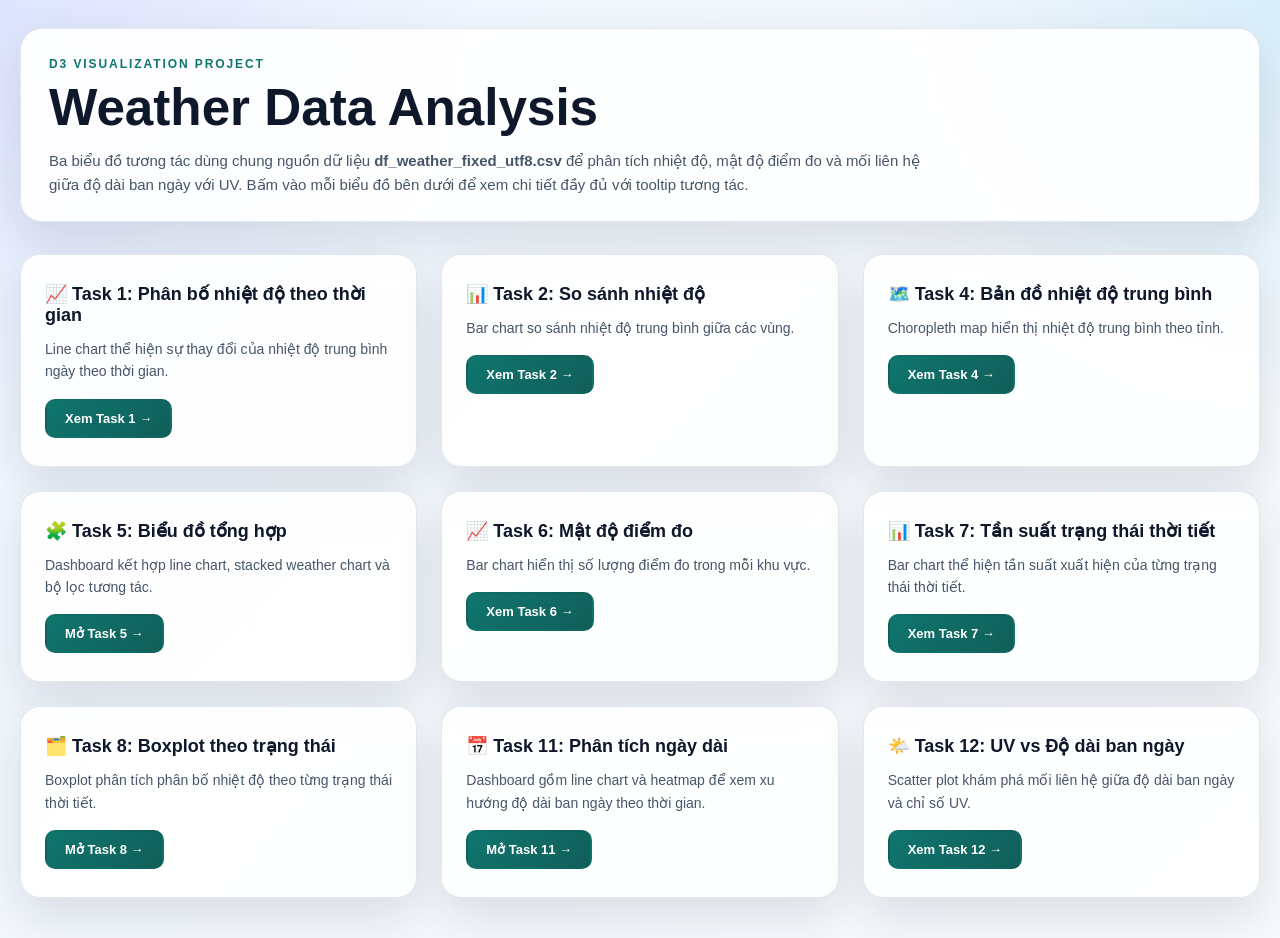
<file: index.html>
<!doctype html>
<html lang="vi">
  <head>
    <meta charset="utf-8" />
    <meta name="viewport" content="width=device-width, initial-scale=1" />
    <title>Weather Data Analysis - D3 Visualization</title>
    <link rel="stylesheet" href="style.css" />
    <style>
      .cards-grid {
        display: grid;
        grid-template-columns: repeat(auto-fit, minmax(320px, 1fr));
        gap: 24px;
        margin-top: 32px;
      }
      .card {
        position: relative;
        padding: 28px 24px;
        border: 1px solid var(--surface-border);
        border-radius: 20px;
        background: rgba(255, 255, 255, 0.88);
        box-shadow: var(--shadow);
        transition: all 300ms ease;
        overflow: hidden;
      }
      .card::before {
        content: "";
        position: absolute;
        inset: 0;
        background: linear-gradient(
          180deg,
          rgba(255, 255, 255, 0.26),
          transparent 28%
        );
        pointer-events: none;
      }
      .card:hover {
        transform: translateY(-8px);
        box-shadow: 0 24px 48px rgba(15, 23, 42, 0.16);
      }
      .card-inner {
        position: relative;
        z-index: 1;
      }
      .card h3 {
        margin: 0 0 12px;
        font-size: 18px;
        font-weight: 700;
        color: #0f172a;
      }
      .card-desc {
        margin: 0 0 16px;
        color: #475569;
        font-size: 14px;
        line-height: 1.6;
      }
      .card-link {
        display: inline-block;
        padding: 10px 18px;
        background: linear-gradient(135deg, #0f766e, #115e59);
        color: white;
        text-decoration: none;
        border-radius: 10px;
        font-size: 13px;
        font-weight: 600;
        transition: all 200ms ease;
        border: 2px solid transparent;
      }
      .card-link:hover {
        transform: scale(1.05);
        box-shadow: 0 8px 16px rgba(15, 118, 110, 0.3);
      }
      .card-link:active {
        transform: scale(0.98);
      }
    </style>
  </head>
  <body>
    <main class="page-shell">
      <header class="hero">
        <p class="eyebrow">D3 Visualization Project</p>
        <h1>Weather Data Analysis</h1>
        <p class="hero-copy">
          Ba biểu đồ tương tác dùng chung nguồn dữ liệu
          <strong>df_weather_fixed_utf8.csv</strong> để phân tích nhiệt độ, mật
          độ điểm đo và mối liên hệ giữa độ dài ban ngày với UV. Bấm vào mỗi
          biểu đồ bên dưới để xem chi tiết đầy đủ với tooltip tương tác.
        </p>
      </header>

      <section class="cards-grid">
        <!-- Other tasks / placeholders remain after ordered tasks -->
        <article class="card card-color-purple">
          <div class="card-inner">
            <h3>📈 Task 1: Phân bố nhiệt độ theo thời gian</h3>
            <p class="card-desc">
              Line chart thể hiện sự thay đổi của nhiệt độ trung bình ngày theo
              thời gian.
            </p>
            <a href="task1.html" class="card-link">Xem Task 1 →</a>
          </div>
        </article>
        <article class="card card-color-purple">
          <div class="card-inner">
            <h3>📊 Task 2: So sánh nhiệt độ</h3>
            <p class="card-desc">
              Bar chart so sánh nhiệt độ trung bình giữa các vùng.
            </p>
            <a href="task2.html" class="card-link">Xem Task 2 →</a>
          </div>
        </article>
        <article class="card card-color-teal">
          <div class="card-inner">
            <h3>🗺️ Task 4: Bản đồ nhiệt độ trung bình</h3>
            <p class="card-desc">
              Choropleth map hiển thị nhiệt độ trung bình theo tỉnh.
            </p>
            <a href="task4.html" class="card-link">Xem Task 4 →</a>
          </div>
        </article>
        <article class="card card-color-teal">
          <div class="card-inner">
            <h3>🧩 Task 5: Biểu đồ tổng hợp</h3>
            <p class="card-desc">
              Dashboard kết hợp line chart, stacked weather chart và bộ lọc
              tương tác.
            </p>
            <a href="task5.html" class="card-link">Mở Task 5 →</a>
          </div>
        </article>
        <article class="card card-color-red">
          <div class="card-inner">
            <h3>📈 Task 6: Mật độ điểm đo</h3>
            <p class="card-desc">
              Bar chart hiển thị số lượng điểm đo trong mỗi khu vực.
            </p>
            <a href="task6.html" class="card-link">Xem Task 6 →</a>
          </div>
        </article>
        <article class="card card-color-red">
          <div class="card-inner">
            <h3>📊 Task 7: Tần suất trạng thái thời tiết</h3>
            <p class="card-desc">
              Bar chart thể hiện tần suất xuất hiện của từng trạng thái thời
              tiết.
            </p>
            <a href="task7.html" class="card-link">Xem Task 7 →</a>
          </div>
        </article>
        <article class="card card-color-teal">
          <div class="card-inner">
            <h3>🗂️ Task 8: Boxplot theo trạng thái</h3>
            <p class="card-desc">
              Boxplot phân tích phân bố nhiệt độ theo từng trạng thái thời tiết.
            </p>
            <a href="task8.html" class="card-link">Mở Task 8 →</a>
          </div>
        </article>
        <article class="card card-color-teal">
          <div class="card-inner">
            <h3>📅 Task 11: Phân tích ngày dài</h3>
            <p class="card-desc">
              Dashboard gồm line chart và heatmap để xem xu hướng độ dài ban
              ngày theo thời gian.
            </p>
            <a href="task11.html" class="card-link">Mở Task 11 →</a>
          </div>
        </article>
        <article class="card card-color-teal">
          <div class="card-inner">
            <h3>🌤️ Task 12: UV vs Độ dài ban ngày</h3>
            <p class="card-desc">
              Scatter plot khám phá mối liên hệ giữa độ dài ban ngày và chỉ số
              UV.
            </p>
            <a href="task12.html" class="card-link">Xem Task 12 →</a>
          </div>
        </article>
      </section>
    </main>
  </body>
</html>
</file>
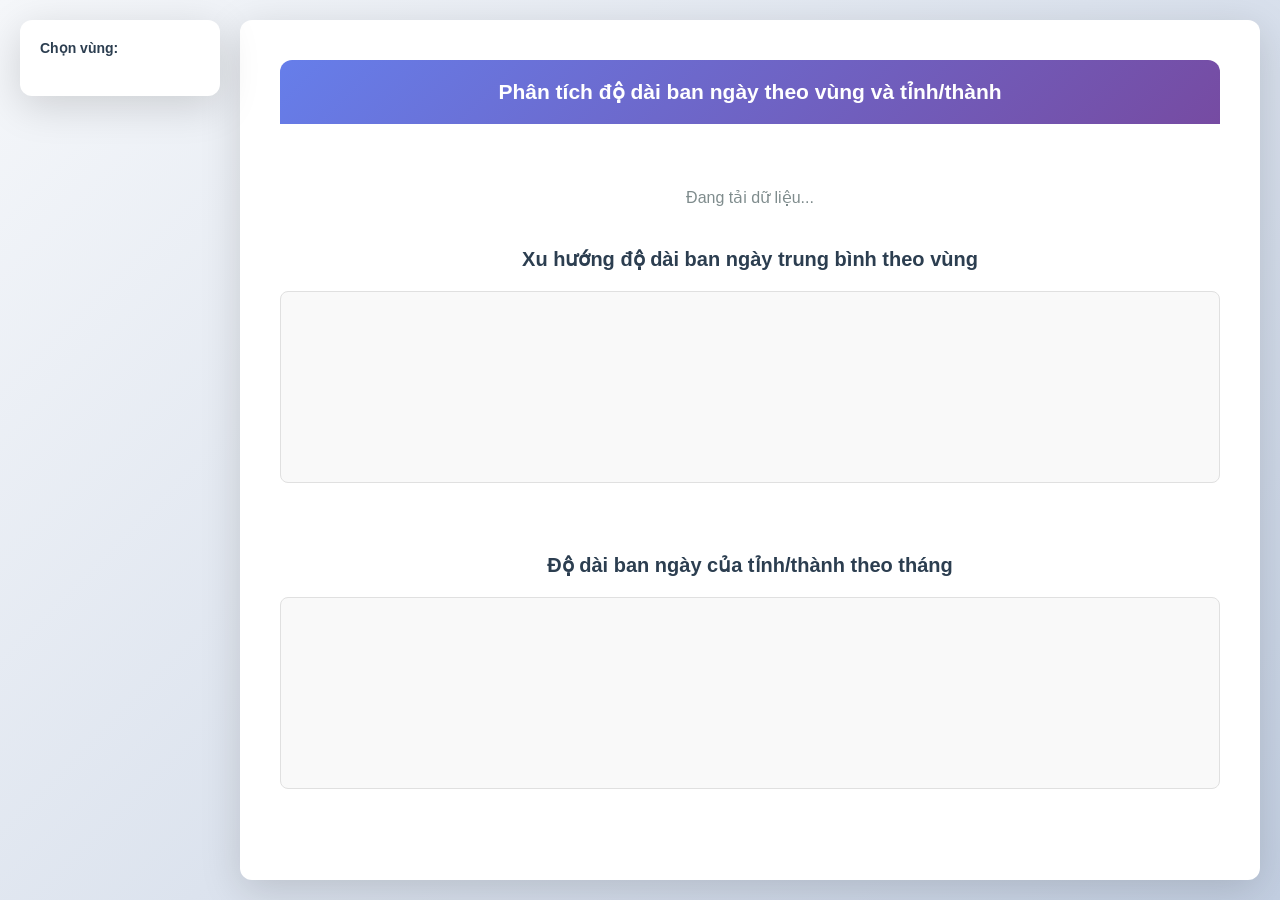
<file: task 11.html>
<!doctype html>
<html lang="vi">
  <head>
    <meta charset="UTF-8" />
    <meta name="viewport" content="width=device-width, initial-scale=1.0" />

    <script src="https://d3js.org/d3.v7.min.js"></script>
    <style>
      * {
        margin: 0;
        padding: 0;
        box-sizing: border-box;
      }

      body {
        font-family: "Arial", sans-serif;
        background: linear-gradient(135deg, #f5f7fa 0%, #c3cfe2 100%);
        min-height: 100vh;
        padding: 20px;
        display: flex;
        gap: 20px;
      }

      .sidebar {
        width: 200px;
        background: white;
        border-radius: 12px;
        box-shadow: 0 10px 40px rgba(0, 0, 0, 0.15);
        padding: 20px;
        height: fit-content;
        position: sticky;
        top: 20px;
      }

      .dashboard {
        flex: 1;
        background: white;
        border-radius: 12px;
        box-shadow: 0 10px 40px rgba(0, 0, 0, 0.15);
        padding: 40px;
      }

      .title {
        text-align: center;
        font-size: 32px;
        font-weight: bold;
        color: #2c3e50;
        margin-bottom: 30px;
      }

      .header {
        background: linear-gradient(135deg, #667eea 0%, #764ba2 100%);
        color: white;
        padding: 20px;
        text-align: center;
        border-top-left-radius: 12px;
        border-top-right-radius: 12px;
        font-size: 21px;
        margin-bottom: 24px; /* khoang cach giua header va noi dung */
        font-weight: 600;
      }

      .controls {
        display: flex;
        flex-direction: column;
        gap: 12px;
      }

      .filter-title {
        font-weight: bold;
        color: #2c3e50;
        font-size: 14px;
        margin-bottom: 8px;
      }

      .region-filter-bar {
        display: flex;
        flex-direction: column;
        gap: 8px;
      }

      .region-chip {
        padding: 8px 12px;
        border: 2px solid transparent;
        border-radius: 6px;
        color: white;
        font-size: 12px;
        font-weight: bold;
        cursor: pointer;
        opacity: 0.75;
        transition: all 0.25s ease;
        white-space: normal;
        text-align: center;
        width: 100%;
        word-break: break-word;
      }

      .region-chip:hover {
        opacity: 1;
        transform: translateY(-2px);
        box-shadow: 0 4px 10px rgba(0, 0, 0, 0.18);
      }

      .region-chip.active {
        opacity: 1;
        border: 2px solid #2c3e50;
        box-shadow: 0 0 0 3px rgba(44, 62, 80, 0.15);
      }

      .region-chip.all {
        background: #34495e;
      }

      button {
        padding: 10px 20px;
        background: #e74c3c;
        color: white;
        border: none;
        border-radius: 999px;
        cursor: pointer;
        font-weight: bold;
        transition: all 0.3s;
      }

      .control-group {
        display: flex;
        align-items: center;
        gap: 10px;
      }

      .control-group label {
        font-weight: bold;
        color: #2c3e50;
      }

      select {
        padding: 10px 15px;
        border: 2px solid #3498db;
        border-radius: 6px;
        font-size: 14px;
        background: white;
        cursor: pointer;
        transition: all 0.3s;
      }

      select:hover {
        border-color: #2980b9;
        box-shadow: 0 2px 8px rgba(52, 152, 219, 0.2);
      }

      button {
        padding: 10px 20px;
        background: #e74c3c;
        color: white;
        border: none;
        border-radius: 6px;
        cursor: pointer;
        font-weight: bold;
        transition: all 0.3s;
      }

      button:hover {
        background: #c0392b;
        transform: translateY(-2px);
        box-shadow: 0 4px 12px rgba(231, 76, 60, 0.3);
      }

      .chart-section {
        margin-bottom: 50px;
      }

      .chart-title {
        font-size: 20px;
        font-weight: bold;
        color: #2c3e50;
        margin-bottom: 20px;
        text-align: center;
      }

      .chart-wrapper {
        display: flex;
        justify-content: center;
        background: #f9f9f9;
        border-radius: 8px;
        padding: 20px;
        border: 1px solid #e0e0e0;
        overflow-x: auto;
      }

      svg {
        max-width: 100%;
        height: auto;
      }

      .tooltip {
        position: absolute;
        background: rgba(0, 0, 0, 0.9);
        color: white;
        padding: 12px 16px;
        border-radius: 6px;
        font-size: 13px;
        pointer-events: none;
        z-index: 1000;
        max-width: 300px;
        box-shadow: 0 4px 12px rgba(0, 0, 0, 0.3);
        line-height: 1.6;
        display: none;
      }

      /* Khi tooltip được pin bởi click cho phép bắt sự kiện chuột bên trong */
      .tooltip.pinned {
        pointer-events: auto;
      }

      .tooltip.show {
        display: block;
      }

      .grid-line {
        stroke: #e0e0e0;
        stroke-dasharray: 4;
        stroke-width: 0.8;
        opacity: 0.6;
      }

      .axis-label {
        font-size: 12px;
        fill: #555;
      }

      .axis-title {
        font-size: 14px;
        fill: #2c3e50;
        font-weight: bold;
      }

      .legend {
        display: flex;
        flex-wrap: wrap;
        justify-content: center;
        gap: 20px;
        margin-top: 20px;
        font-size: 13px;
      }

      .legend-item {
        display: flex;
        align-items: center;
        gap: 8px;
      }

      .legend-color {
        width: 12px;
        height: 12px;
        border-radius: 1px;
      }

      .error-message {
        background: #ffe0e0;
        color: #c0392b;
        padding: 15px;
        border-radius: 6px;
        margin-bottom: 20px;
        border-left: 4px solid #c0392b;
        text-align: center;
      }

      .loading {
        text-align: center;
        font-size: 16px;
        color: #7f8c8d;
        padding: 40px;
      }

      @media (max-width: 1024px) {
        body {
          flex-direction: column;
        }

        .sidebar {
          width: 100%;
          position: relative;
          top: 0;
          display: flex;
          gap: 12px;
        }

        .controls {
          flex-direction: row;
          flex-wrap: wrap;
          align-items: center;
        }

        .region-filter-bar {
          flex-direction: row;
          flex-wrap: wrap;
        }
      }

      @media (max-width: 768px) {
        .dashboard {
          padding: 20px;
        }

        .title {
          font-size: 24px;
        }

        .control-group {
          width: 100%;
        }

        select,
        button {
          width: 100%;
        }
      }
    </style>
  </head>
  <body>
    <div class="sidebar">
      <div class="controls">
        <div class="filter-title">Chọn vùng:</div>

        <div id="region-filter-bar" class="region-filter-bar">
          <!-- D3 sẽ tự render các nút filter ở đây -->
        </div>
      </div>
    </div>

    <div class="dashboard">
      <div class="header">
        Phân tích độ dài ban ngày theo vùng và tỉnh/thành
      </div>

      <div id="error-container"></div>
      <div id="loading" class="loading">Đang tải dữ liệu...</div>

      <div class="chart-section">
        <div class="chart-title">
          Xu hướng độ dài ban ngày trung bình theo vùng
        </div>
        <div class="chart-wrapper">
          <svg id="line-chart"></svg>
        </div>
        <div id="line-legend" class="legend"></div>
      </div>

      <div class="chart-section">
        <div class="chart-title">Độ dài ban ngày của tỉnh/thành theo tháng</div>
        <div class="chart-wrapper">
          <svg id="heatmap-chart"></svg>
        </div>
      </div>
    </div>

    <div id="tooltip" class="tooltip"></div>

    <script>
      // ============================================
      // CONFIGURATION
      // ============================================

      const lineChartWidth = 1000;
      const lineChartHeight = 400;
      const lineChartMargin = {
        top: 30,
        right: 30,
        bottom: 70,
        left: 70,
      };

      // kich thuoc heatmap
      const heatmapChartWidth = 800;
      const heatmapChartHeight = 1000;
      const heatmapChartMargin = {
        top: 50,
        right: 30,
        bottom: 60,
        left: 120,
      };

      // Định nghĩa tháng
      const months = [
        "Tháng 1",
        "Tháng 2",
        "Tháng 3",
        "Tháng 4",
        "Tháng 5",
        "Tháng 6",
        "Tháng 7",
        "Tháng 8",
        "Tháng 9",
        "Tháng 10",
        "Tháng 11",
        "Tháng 12",
      ];
      const monthNumbers = [1, 2, 3, 4, 5, 6, 7, 8, 9, 10, 11, 12];
      const monthNumberToName = {
        1: "Tháng 1",
        2: "Tháng 2",
        3: "Tháng 3",
        4: "Tháng 4",
        5: "Tháng 5",
        6: "Tháng 6",
        7: "Tháng 7",
        8: "Tháng 8",
        9: "Tháng 9",
        10: "Tháng 10",
        11: "Tháng 11",
        12: "Tháng 12",
      };

      let rawData = [];
      let lineData = [];
      let heatmapData = [];
      let allRegions = [];
      let currentSelectedRegion = "";
      let regionColorScale = d3.scaleOrdinal(d3.schemeDark2);
      const tooltip = d3.select("#tooltip");

      // Tooltip pin state: khi người dùng click để giữ tooltip
      let tooltipPinned = false;
      let pinnedElement = null;

      /**
       * Hiển thị tooltip. Nếu options.pinned=true thì tooltip được giữ khi click
       * options.element: DOM element được pin (dùng để highlight)
       */
      function showTooltip(event, content, options = {}) {
        const pinned = !!options.pinned;
        tooltip.html(content).classed("show", true);
        if (pinned) {
          tooltip.classed("pinned", true);
          tooltipPinned = true;
          pinnedElement = options.element || null;
        } else {
          tooltip.classed("pinned", false);
        }
        updateTooltipPosition(event);
      }

      /**
       * Ẩn tooltip. Nếu đang pinned thì chỉ ẩn khi force=true
       */
      function hideTooltip(force = false) {
        if (tooltipPinned && !force) return; // giữ nếu không bị force
        tooltip.classed("show", false).classed("pinned", false);
        tooltipPinned = false;

        if (pinnedElement) {
          const node = d3.select(pinnedElement);
          node.attr("data-pinned", null);
          const tag =
            pinnedElement.tagName && pinnedElement.tagName.toLowerCase();
          if (tag === "rect") {
            node.attr("stroke", "white").attr("stroke-width", 1);
          } else if (tag === "circle") {
            node
              .attr("r", 3)
              .attr("opacity", 0.6)
              .attr("stroke", null)
              .attr("stroke-width", null);
          } else {
            node.style("outline", null);
          }
          pinnedElement = null;
        }

        // Khôi phục trạng thái dimming của các chart khi tooltip được đóng
        resetDimming();
      }

      /**
       * Áp styles cho phần tử được pin
       */
      function highlightPinned(el) {
        const sel = d3.select(el);
        sel.attr("data-pinned", "true");
        const tag = el.tagName && el.tagName.toLowerCase();
        if (tag === "rect") {
          sel.attr("stroke", "black").attr("stroke-width", 2);
        } else if (tag === "circle") {
          sel
            .attr("r", 6)
            .attr("opacity", 1)
            .attr("stroke", "black")
            .attr("stroke-width", 1.5);
        } else {
          sel.style("outline", "2px solid #333");
        }
        // Lưu ý: dimming sẽ được gọi từ handler click trước khi áp style pin,
        // để tránh updateLineChart() ghi đè style của phần tử được pin.
      }

      /**
       * Dim (làm mờ) các phần tử khác khi 1 phần tử được chọn (pin)
       */
      function dimOtherElements(el) {
        const tag = el.tagName && el.tagName.toLowerCase();

        // Nếu click trên ô heatmap -> làm mờ các ô khác, đồng thời highlight line tương ứng vùng
        if (tag === "rect") {
          // dim tất cả ô, nổi bật ô được click
          d3.selectAll(".heatmap-cell")
            .transition()
            .duration(300)
            .attr("opacity", function () {
              return this === el ? 1 : 0.15;
            });

          // Cross-highlight: dim dòng/điểm line chart theo vùng của ô
          const region =
            d3.select(el).attr("data-region") ||
            (d3.select(el).datum() && d3.select(el).datum().region);
          if (region) updateLineChart(region);
          return;
        }

        // Nếu click trên 1 điểm (circle) trong line chart -> làm mờ các dòng/điểm khác
        if (tag === "circle") {
          const region =
            d3.select(el).attr("data-region") ||
            (d3.select(el).datum() && d3.select(el).datum().region);
          if (region) {
            // Sử dụng updateLineChart để dim lines/circles không cùng vùng
            updateLineChart(region);

            // Đồng thời làm mờ ô heatmap không cùng vùng
            d3.selectAll(".heatmap-cell")
              .transition()
              .duration(300)
              .attr("opacity", function (d) {
                const r =
                  (d && d.region) || d3.select(this).attr("data-region");
                return r === region ? 1 : 0.15;
              });
            return;
          }
        }

        // Mặc định: làm mờ tất cả các phần tử khác
        d3.selectAll(".heatmap-cell")
          .transition()
          .duration(300)
          .attr("opacity", function () {
            return this === el ? 1 : 0.15;
          });
        d3.selectAll(".line").transition().duration(300).attr("opacity", 0.15);
        d3.selectAll(".circle")
          .transition()
          .duration(300)
          .attr("opacity", 0.15);
      }

      /**
       * Khôi phục trạng thái hiển thị mặc định cho các chart
       */
      function resetDimming() {
        // Heatmap
        d3.selectAll(".heatmap-cell")
          .transition()
          .duration(300)
          .attr("opacity", 1)
          .attr("stroke", "white")
          .attr("stroke-width", 1);

        // Line chart: nếu có filter vùng đang áp dụng (currentSelectedRegion), giữ trạng thái filter đó
        if (currentSelectedRegion !== "") {
          updateLineChart(currentSelectedRegion);
        } else {
          d3.selectAll(".line")
            .transition()
            .duration(300)
            .attr("opacity", 0.7)
            .attr("stroke-width", 2);
          d3.selectAll(".circle")
            .transition()
            .duration(300)
            .attr("opacity", 0.6)
            .attr("r", 3);
        }
      }

      // Bấm ra ngoài sẽ ẩn tooltip nếu đang pin
      document.addEventListener("click", (event) => {
        if (!tooltipPinned) return;
        const tooltipNode = tooltip.node();
        if (tooltipNode && tooltipNode.contains(event.target)) return; // click bên trong tooltip -> không ẩn
        hideTooltip(true);
      });

      // ESC để đóng tooltip khi đang pin
      document.addEventListener("keydown", (e) => {
        if (e.key === "Escape") hideTooltip(true);
      });

      // ============================================
      // UTILITY FUNCTIONS
      // ============================================
      function parseDateFlexible(dateStr) {
        if (!dateStr || typeof dateStr !== "string") return null;

        const value = dateStr.trim();

        const parsers = [
          d3.timeParse("%m/%d/%Y"),
          d3.timeParse("%-m/%-d/%Y"),
          d3.timeParse("%Y-%m-%d"),
          d3.timeParse("%d/%m/%Y"),
          d3.timeParse("%-d/%-m/%Y"),
        ];

        for (const parser of parsers) {
          const parsed = parser(value);
          if (parsed) return parsed;
        }

        const fallback = new Date(value);
        if (!Number.isNaN(fallback.getTime())) return fallback;

        return null;
      }
      /**
       * Chuyển đổi thời gian HH:MM:SS hoặc HH:MM thành số phút trong ngày
       */
      function parseTimeToMinutes(timeStr) {
        if (!timeStr || typeof timeStr !== "string") return null;

        let value = timeStr.trim();

        // Chuẩn hóa khoảng trắng
        value = value.replace(/\s+/g, " ");

        // Bắt định dạng: 6:12 AM, 06:12 PM, 18:12, 18:12:00
        const match = value.match(
          /^(\d{1,2}):(\d{2})(?::(\d{2}))?\s*(AM|PM|am|pm)?$/,
        );

        if (!match) return null;

        let hours = parseInt(match[1], 10);
        const minutes = parseInt(match[2], 10);
        const ampm = match[4] ? match[4].toUpperCase() : null;

        if (Number.isNaN(hours) || Number.isNaN(minutes)) return null;
        if (minutes < 0 || minutes > 59) return null;

        if (ampm) {
          if (ampm === "AM" && hours === 12) hours = 0;
          if (ampm === "PM" && hours !== 12) hours += 12;
        }

        if (hours < 0 || hours > 23) return null;

        return hours * 60 + minutes;
      }

      /**
       * Tính độ dài ban ngày (giờ)
       */
      function calculateDayLength(sunriseStr, sunsetStr) {
        const sunriseMin = parseTimeToMinutes(sunriseStr);
        const sunsetMin = parseTimeToMinutes(sunsetStr);

        if (sunriseMin === null || sunsetMin === null) return null;
        if (sunsetMin <= sunriseMin) return null;

        return (sunsetMin - sunriseMin) / 60; // chuyển sang giờ
      }

      /**
       * Tải dữ liệu từ CSV
       */
      async function loadData() {
        const possiblePaths = ["./df_weather_fixed_utf8.csv"];

        const requiredColumns = [
          "Date",
          "Location.Region",
          "Location.Name",
          "Astro.Sunrise",
          "Astro.Sunset",
        ];

        let data = null;
        let loadedPath = null;
        let lastError = null;

        try {
          for (const path of possiblePaths) {
            try {
              console.log("Đang thử tải dữ liệu từ:", path);
              const testData = await d3.csv(path);

              if (testData && testData.length > 0) {
                data = testData;
                loadedPath = path;
                break;
              }
            } catch (error) {
              lastError = error;
              console.warn("Không tải được từ:", path, error);
            }
          }

          if (!data || data.length === 0) {
            throw new Error(
              `Không thể tải CSV từ các đường dẫn đã thử. Hãy kiểm tra vị trí file hoặc chạy bằng Live Server.`,
            );
          }

          console.log("Tải dữ liệu thành công từ:", loadedPath);
          console.log("Số dòng CSV gốc:", data.length);
          console.log("Các cột hiện có:", Object.keys(data[0]));

          const missingColumns = requiredColumns.filter(
            (col) => !(col in data[0]),
          );

          if (missingColumns.length > 0) {
            throw new Error(
              `File CSV thiếu cột bắt buộc: ${missingColumns.join(", ")}.`,
            );
          }

          let invalidDateCount = 0;
          let invalidTimeCount = 0;
          let invalidLocationCount = 0;

          rawData = data
            .map((d) => {
              const date = parseDateFlexible(d["Date"]);

              if (!date) {
                invalidDateCount++;
                return null;
              }

              const region = d["Location.Region"]?.trim();
              const location = d["Location.Name"]?.trim();

              if (!region || !location) {
                invalidLocationCount++;
                return null;
              }

              const dayLength = calculateDayLength(
                d["Astro.Sunrise"],
                d["Astro.Sunset"],
              );

              if (dayLength === null) {
                invalidTimeCount++;
                return null;
              }

              return {
                date: date,
                region: region,
                location: location,
                dayLength: dayLength,
                sunrise: d["Astro.Sunrise"],
                sunset: d["Astro.Sunset"],
                month: monthNumberToName[date.getMonth() + 1],
                monthNum: date.getMonth() + 1,
              };
            })
            .filter((d) => d !== null);

          console.log("Tổng bản ghi hợp lệ:", rawData.length);
          console.log("Lỗi ngày:", invalidDateCount);
          console.log("Lỗi sunrise/sunset:", invalidTimeCount);
          console.log("Lỗi vùng/tỉnh:", invalidLocationCount);
          console.log("Dữ liệu mẫu sau xử lý:", rawData.slice(0, 5));

          if (rawData.length === 0) {
            throw new Error(
              `Không có bản ghi hợp lệ sau khi xử lý. Có thể dữ liệu ngày hoặc giờ không đúng định dạng.`,
            );
          }

          return true;
        } catch (error) {
          console.error("Lỗi khi tải hoặc xử lý dữ liệu:", error);

          let errorMsg = error.message;

          if (
            lastError &&
            String(lastError.message).includes("Failed to fetch")
          ) {
            errorMsg =
              "Không thể tải file CSV. Hãy chạy project bằng Live Server và kiểm tra lại đường dẫn file CSV.";
          }

          d3.select("#error-container").html(`
            <div class="error-message">
                <strong>Lỗi:</strong> ${errorMsg}
                <br/>
                <small>
                Các đường dẫn đã thử:
                <br/>
                ${possiblePaths.join("<br/>")}
                </small>
            </div>
            `);

          return false;
        }
      }

      /**
       * Aggregate dữ liệu cho Line Chart
       */
      function aggregateLineData(data) {
        const aggregated = d3.rollup(
          data,
          (v) => d3.mean(v, (d) => d.dayLength),
          (d) => d.month,
          (d) => d.region,
        );

        const result = [];
        aggregated.forEach((monthData, month) => {
          monthData.forEach((avgDayLength, region) => {
            result.push({
              month: month,
              region: region,
              avgDayLength: avgDayLength,
            });
          });
        });

        // Sắp xếp theo tháng
        result.sort((a, b) => {
          const monthOrderA = months.indexOf(a.month);
          const monthOrderB = months.indexOf(b.month);
          const monthOrder = monthOrderA - monthOrderB;
          return monthOrder !== 0
            ? monthOrder
            : a.region.localeCompare(b.region);
        });

        return result;
      }

      /**
       * Aggregate dữ liệu cho Heatmap
       */
      function aggregateHeatmapData(data) {
        const aggregated = d3.rollup(
          data,
          (v) => d3.mean(v, (d) => d.dayLength),
          (d) => d.month,
          (d) => d.location,
          (d) => d.region,
        );

        const result = [];
        aggregated.forEach((monthData, month) => {
          monthData.forEach((locationData, location) => {
            locationData.forEach((avgDayLength, region) => {
              result.push({
                month: month,
                location: location,
                region: region,
                avgDayLength: avgDayLength,
              });
            });
          });
        });

        return result;
      }

      /**
       * Vẽ Line Chart
       */
      function drawLineChart() {
        const lineChart = d3.select("#line-chart");
        lineChart.selectAll("*").remove();

        const chartWidth =
          lineChartWidth - lineChartMargin.left - lineChartMargin.right;
        const chartHeight =
          lineChartHeight - lineChartMargin.top - lineChartMargin.bottom;

        const svg = lineChart
          .attr("width", lineChartWidth)
          .attr("height", lineChartHeight)
          .style("background", "#ffffff");

        const g = svg
          .append("g")
          .attr(
            "transform",
            `translate(${lineChartMargin.left},${lineChartMargin.top})`,
          );

        // Scales
        const xScale = d3
          .scalePoint()
          .domain(months)
          .range([0, chartWidth])
          .padding(0.5);

        const yMin = d3.min(lineData, (d) => d.avgDayLength) - 1;
        const yMax = d3.max(lineData, (d) => d.avgDayLength) + 1;
        const yScale = d3
          .scaleLinear()
          .domain([yMin, yMax])
          .range([chartHeight, 0]);

        const regions = Array.from(new Set(lineData.map((d) => d.region)));
        regionColorScale.domain(allRegions);
        const colorScale = regionColorScale;

        // Grid lines
        g.append("g")
          .attr("class", "grid")
          .call(
            d3
              .axisLeft(yScale)
              .tickSize(-chartWidth)
              .tickFormat("")
              .tickSizeOuter(0),
          )
          .selectAll("line")
          .attr("class", "grid-line");

        // X Axis
        g.append("g")
          .attr("transform", `translate(0,${chartHeight})`)
          .call(d3.axisBottom(xScale))
          .selectAll("text")
          .attr("font-size", "12px");

        // Y Axis
        g.append("g")
          .call(d3.axisLeft(yScale).tickFormat((d) => d.toFixed(0)))
          .selectAll("text")
          .attr("font-size", "12px");

        // X Axis Label
        svg
          .append("text")
          .attr("class", "axis-title")
          .attr("x", lineChartWidth / 2)
          .attr("y", lineChartHeight - 10)
          .attr("text-anchor", "middle")
          .text("Tháng");

        // Y Axis Label
        svg
          .append("text")
          .attr("class", "axis-title")
          .attr("transform", "rotate(-90)")
          .attr("x", -lineChartHeight / 2 - lineChartMargin.top)
          .attr("y", 20)
          .attr("text-anchor", "middle")
          .text("Độ dài ban ngày trung bình (giờ)");

        // Lines
        regions.forEach((region) => {
          const regionData = lineData.filter((d) => d.region === region);

          const line = d3
            .line()
            .x((d) => xScale(d.month))
            .y((d) => yScale(d.avgDayLength));

          const lineGroup = g
            .append("g")
            .attr("class", "line-group")
            .attr("data-region", region);

          lineGroup
            .append("path")
            .attr("class", "line")
            .attr("d", line(regionData))
            .attr("stroke", colorScale(region))
            .attr("stroke-width", 2)
            .attr("fill", "none")
            .attr("opacity", 0.7)
            .on("mouseover", function () {
              if (tooltipPinned) return; // không override khi tooltip đang pinned
              // Highlight line này
              lineChart.selectAll(".line").attr("opacity", 0.2);
              d3.select(this).attr("opacity", 1).attr("stroke-width", 3);

              // Highlight circles
              lineChart.selectAll(".circle").attr("opacity", 0.1).attr("r", 3);
              lineChart
                .selectAll(`.circle[data-region="${region}"]`)
                .attr("opacity", 1)
                .attr("r", 5);
            })
            .on("mouseout", function () {
              if (tooltipPinned) return; // không override khi tooltip đang pinned
              // Reset
              lineChart
                .selectAll(".line")
                .attr("opacity", (d, i) =>
                  currentSelectedRegion === ""
                    ? 0.7
                    : regions[i] === currentSelectedRegion
                      ? 1
                      : 0.2,
                )
                .attr("stroke-width", 2);

              lineChart
                .selectAll(".circle")
                .attr("opacity", (d) =>
                  currentSelectedRegion === ""
                    ? 0.6
                    : d.region === currentSelectedRegion
                      ? 0.8
                      : 0.1,
                )
                .attr("r", 3);
            });

          // Circles
          lineGroup
            .selectAll(".circle")
            .data(regionData)
            .enter()
            .append("circle")
            .attr("class", "circle")
            .attr("data-region", region)
            .attr("cx", (d) => xScale(d.month))
            .attr("cy", (d) => yScale(d.avgDayLength))
            .attr("r", 3)
            .attr("fill", colorScale(region))
            .attr("opacity", 0.6)
            .on("mouseover", function (event, d) {
              if (tooltipPinned) return; // không override khi tooltip đang pinned
              d3.select(this).attr("r", 5).attr("opacity", 1);
              showTooltip(
                event,
                `<strong>${d.region}</strong><br/>Tháng: ${d.month}<br/>Độ dài: ${d.avgDayLength.toFixed(
                  2,
                )} giờ`,
              );
            })
            .on("mouseout", function (event, d) {
              // Nếu phần tử này đang được pin thì không reset hoặc ẩn tooltip
              if (d3.select(this).attr("data-pinned") === "true") return;
              d3.select(this)
                .attr("r", 3)
                .attr("opacity", (d) =>
                  currentSelectedRegion === ""
                    ? 0.6
                    : d.region === currentSelectedRegion
                      ? 0.8
                      : 0.1,
                );
              hideTooltip();
            })
            .on("click", function (event, d) {
              event.stopPropagation();
              const el = this;
              const content = `<strong>${d.region}</strong><br/>Tháng: ${d.month}<br/>Độ dài: ${d.avgDayLength.toFixed(
                2,
              )} giờ`;

              if (tooltipPinned && pinnedElement === el) {
                hideTooltip(true);
                return;
              }

              hideTooltip(true);
              showTooltip(event, content, { pinned: true, element: el });
              // Dim các phần tử khác trước, sau đó áp style cho phần tử được pin
              dimOtherElements(el);
              highlightPinned(el);
            })
            .on("mousemove", updateTooltipPosition);
        });

        // Legend
        const legend = d3.select("#line-legend");
        legend.selectAll("*").remove();

        regions.forEach((region) => {
          const legendItem = legend.append("div").attr("class", "legend-item");

          legendItem
            .append("div")
            .attr("class", "legend-color")
            .style("background-color", colorScale(region));

          legendItem.append("span").text(region);
        });
      }

      /**
       * Cập nhật Line Chart theo filter
       */
      function updateLineChart(selectedRegion) {
        const lineChart = d3.select("#line-chart");

        if (selectedRegion === "") {
          lineChart
            .selectAll(".line")
            .transition()
            .duration(600)
            .attr("opacity", 0.7)
            .attr("stroke-width", 2);

          lineChart
            .selectAll(".circle")
            .transition()
            .duration(600)
            .attr("opacity", 0.6)
            .attr("r", 3);
        } else {
          lineChart
            .selectAll(".line-group")
            .select(".line")
            .transition()
            .duration(600)
            .attr("opacity", function () {
              const region = d3.select(this.parentNode).attr("data-region");
              return region === selectedRegion ? 1 : 0.15;
            })
            .attr("stroke-width", function () {
              const region = d3.select(this.parentNode).attr("data-region");
              return region === selectedRegion ? 3.5 : 2;
            });

          lineChart
            .selectAll(".circle")
            .transition()
            .duration(600)
            .attr("opacity", (d) => (d.region === selectedRegion ? 0.9 : 0.08))
            .attr("r", (d) => (d.region === selectedRegion ? 5 : 3));
        }
      }

      /**
       * Attach tooltip events to heatmap cells
       */
      function attachHeatmapCellEvents() {
        d3.selectAll(".heatmap-cell")
          .on("mouseover", function (event, d) {
            if (tooltipPinned) return; // không override khi tooltip đang pinned
            d3.select(this).attr("stroke", "black").attr("stroke-width", 2);
            showTooltip(
              event,
              `<strong>${d.location}</strong><br/>Vùng: ${d.region}<br/>Tháng: ${
                d.monthNum || months.indexOf(d.month) + 1
              }<br/>Độ dài: ${d.avgDayLength.toFixed(2)} giờ`,
            );
          })
          .on("mouseout", function () {
            // Nếu ô này đang được pin thì không reset hoặc ẩn tooltip
            if (d3.select(this).attr("data-pinned") === "true") return;
            d3.select(this).attr("stroke", "white").attr("stroke-width", 1);
            hideTooltip();
          })
          .on("click", function (event, d) {
            // Ngăn propagation để listener document không nhận click này
            event.stopPropagation();
            const el = this;
            const content = `<strong>${d.location}</strong><br/>Vùng: ${d.region}<br/>Tháng: ${
              d.monthNum || months.indexOf(d.month) + 1
            }<br/>Độ dài: ${d.avgDayLength.toFixed(2)} giờ`;

            if (tooltipPinned && pinnedElement === el) {
              hideTooltip(true);
              return;
            }

            // Ẩn tooltip hiện tại rồi hiện tooltip mới ở trạng thái pinned
            hideTooltip(true);
            showTooltip(event, content, { pinned: true, element: el });
            // Dim các phần tử khác trước, sau đó áp style cho phần tử được pin
            dimOtherElements(el);
            highlightPinned(el);
          })
          .on("mousemove", updateTooltipPosition);
      }

      /**
       * Initialize heatmap SVG structure (called once on first render)
       */
      function initHeatmapSVG() {
        const heatmapChart = d3.select("#heatmap-chart");

        // Only initialize if not already done
        if (!heatmapChart.select(".chart-group").empty()) {
          return; // Already initialized
        }

        const svg = heatmapChart
          .attr("width", heatmapChartWidth)
          .attr("height", heatmapChartHeight)
          .style("background", "#ffffff");

        // Create persistent groups
        svg.append("g").attr("class", "chart-group");
        svg.append("g").attr("class", "x-axis-group");
        svg.append("g").attr("class", "y-axis-group");
        svg.append("g").attr("class", "legend-group");
        svg.append("text").attr("class", "x-axis-label");
        svg.append("text").attr("class", "empty-message");
      }

      /**
       * Vẽ Heatmap với smooth transitions using Enter-Update-Exit pattern
       */
      function drawHeatmap() {
        const heatmapChart = d3.select("#heatmap-chart");

        // Initialize SVG structure on first call
        initHeatmapSVG();

        let filteredHeatmapData = heatmapData;
        if (currentSelectedRegion !== "") {
          filteredHeatmapData = heatmapData.filter(
            (d) => d.region === currentSelectedRegion,
          );
        }

        // Handle empty state
        if (filteredHeatmapData.length === 0) {
          // Hide chart groups
          heatmapChart.select(".chart-group").style("display", "none");
          heatmapChart.select(".x-axis-group").style("display", "none");
          heatmapChart.select(".y-axis-group").style("display", "none");
          heatmapChart.select(".legend-group").style("display", "none");

          // Show empty message
          heatmapChart
            .select(".empty-message")
            .style("display", "block")
            .attr("x", heatmapChartWidth / 2)
            .attr("y", 100)
            .attr("text-anchor", "middle")
            .attr("font-size", "14px")
            .attr("fill", "#999")
            .text("Không có dữ liệu cho vùng được chọn");
          return;
        }

        // Show chart groups
        heatmapChart.select(".chart-group").style("display", null);
        heatmapChart.select(".x-axis-group").style("display", null);
        heatmapChart.select(".y-axis-group").style("display", null);
        heatmapChart.select(".legend-group").style("display", null);
        heatmapChart.select(".empty-message").style("display", "none");

        const locations = Array.from(
          new Set(filteredHeatmapData.map((d) => d.location)),
        ).sort();
        const cellSize = 40;
        const newHeatmapHeight =
          locations.length * cellSize +
          heatmapChartMargin.top +
          heatmapChartMargin.bottom +
          100;

        const chartWidth =
          heatmapChartWidth -
          heatmapChartMargin.left -
          heatmapChartMargin.right;
        const chartHeight =
          newHeatmapHeight - heatmapChartMargin.top - heatmapChartMargin.bottom;

        // Transition SVG height
        heatmapChart
          .transition()
          .duration(600)
          .attr("height", newHeatmapHeight);

        // Scales
        const monthsInData = Array.from(
          new Set(filteredHeatmapData.map((d) => d.monthNum || d.month)),
        );
        const monthsForXAxis = monthsInData.map((m) =>
          typeof m === "number" ? m : months.indexOf(m) + 1,
        );
        monthsForXAxis.sort((a, b) => a - b);

        const xScale = d3
          .scaleBand()
          .domain(monthsForXAxis.map(String))
          .range([0, chartWidth])
          .padding(0.05);

        const yScale = d3
          .scaleBand()
          .domain(locations)
          .range([0, chartHeight])
          .padding(0.1);

        const colorMin = d3.min(filteredHeatmapData, (d) => d.avgDayLength);
        const colorMax = d3.max(filteredHeatmapData, (d) => d.avgDayLength);
        const colorScale = d3
          .scaleLinear()
          .domain([colorMin, colorMax])
          .range(["#fff7fb", "#c51b7d"]);

        // Update chart group position
        const g = heatmapChart.select(".chart-group");
        g.transition()
          .duration(600)
          .attr(
            "transform",
            `translate(${heatmapChartMargin.left},${heatmapChartMargin.top})`,
          );

        // ============================================
        // ENTER-UPDATE-EXIT PATTERN FOR HEATMAP CELLS
        // ============================================
        const cells = g
          .selectAll(".heatmap-cell")
          .data(
            filteredHeatmapData,
            (d) => `${d.location}-${d.monthNum || months.indexOf(d.month) + 1}`,
          );

        // EXIT: Fade out and remove cells no longer in filtered data
        cells.exit().transition().duration(400).attr("opacity", 0).remove();

        // ENTER + UPDATE: Add new cells and update existing ones
        cells
          .enter()
          .append("rect")
          .attr("class", "heatmap-cell")
          .attr("data-region", (d) => d.region)
          .attr("x", (d) =>
            xScale(String(d.monthNum || months.indexOf(d.month) + 1)),
          )
          .attr("y", (d) => yScale(d.location))
          .attr("width", xScale.bandwidth())
          .attr("height", cellSize)
          .attr("fill", (d) => colorScale(d.avgDayLength))
          .attr("stroke", "white")
          .attr("stroke-width", 1)
          .attr("opacity", 0)
          .merge(cells)
          .transition()
          .duration(600)
          .attr("opacity", 1)
          .attr("x", (d) =>
            xScale(String(d.monthNum || months.indexOf(d.month) + 1)),
          )
          .attr("y", (d) => yScale(d.location))
          .attr("width", xScale.bandwidth())
          .attr("height", cellSize)
          .attr("fill", (d) => colorScale(d.avgDayLength));

        // Reattach events after transition completes
        heatmapChart
          .selectAll(".heatmap-cell")
          .on("end", attachHeatmapCellEvents);
        // Also attach immediately for instant interactivity
        attachHeatmapCellEvents();

        // ============================================
        // UPDATE X AXIS
        // ============================================
        const xAxisGroup = heatmapChart.select(".x-axis-group");
        xAxisGroup
          .transition()
          .duration(600)
          .attr(
            "transform",
            `translate(${heatmapChartMargin.left},${heatmapChartMargin.top + chartHeight})`,
          )
          .call(d3.axisBottom(xScale))
          .selectAll("text")
          .attr("font-size", "11px")
          .attr("text-anchor", "middle")
          .attr("dy", "0.71em");

        // ============================================
        // UPDATE Y AXIS
        // ============================================
        const yAxisGroup = heatmapChart.select(".y-axis-group");
        yAxisGroup
          .transition()
          .duration(600)
          .attr(
            "transform",
            `translate(${heatmapChartMargin.left},${heatmapChartMargin.top})`,
          )
          .call(d3.axisLeft(yScale))
          .selectAll("text")
          .attr("font-size", "11px")
          .attr("text-anchor", "end");

        // ============================================
        // UPDATE X AXIS LABEL
        // ============================================
        heatmapChart
          .select(".x-axis-label")
          .transition()
          .duration(600)
          .attr("x", heatmapChartMargin.left + chartWidth / 2)
          .attr("y", newHeatmapHeight - 20)
          .attr("text-anchor", "middle")
          .attr("font-size", "13px")
          .text("Tháng");

        // ============================================
        // UPDATE LEGEND
        // ============================================
        const legendGroup = heatmapChart.select(".legend-group");
        legendGroup.selectAll(".legend-rect").remove();
        legendGroup.selectAll("text").remove();

        const legendHeight = 20;
        const legendWidth = 200;
        const legendX = heatmapChartMargin.left + 10;
        const legendY = 25;

        const legendScale = d3
          .scaleLinear()
          .domain([colorMin, colorMax])
          .range([0, legendWidth]);

        legendGroup.attr("transform", `translate(${legendX},${legendY})`);

        legendGroup
          .selectAll(".legend-rect")
          .data(
            d3.range(0, legendWidth, 2).map((d) => ({
              x: d,
              value: legendScale.invert(d),
            })),
          )
          .enter()
          .append("rect")
          .attr("class", "legend-rect")
          .attr("x", (d) => d.x)
          .attr("y", -legendHeight)
          .attr("width", 2)
          .attr("height", legendHeight)
          .attr("fill", (d) => colorScale(d.value));

        legendGroup
          .append("text")
          .attr("x", -7)
          .attr("y", -5)
          .attr("font-size", "12px")
          .attr("text-anchor", "end")
          .text("Độ dài ban ngày (giờ)");
      }

      /**
       * Cập nhật Heatmap theo filter với animation
       */
      function updateHeatmap(selectedRegion) {
        currentSelectedRegion = selectedRegion;
        drawHeatmap();
      }

      // Tooltip functions are defined earlier (with pinned support)

      /**
       * Cập nhật vị trí tooltip
       */
      function updateTooltipPosition(event) {
        const x = event.pageX + 10;
        const y = event.pageY + 10;
        tooltip.style("left", x + "px").style("top", y + "px");
      }

      /**
       * Cập nhật dashboard
       */
      function updateDashboard(selectedRegion) {
        // Khi chuyển vùng, đóng mọi tooltip đang pin để tránh trạng thái không nhất quán
        hideTooltip(true);
        currentSelectedRegion = selectedRegion;
        updateLineChart(selectedRegion);
        updateHeatmap(selectedRegion);
      }

      /**
       * Khởi tạo dashboard
       */
      async function initializeDashboard() {
        const loaded = await loadData();
        if (!loaded) {
          d3.select("#loading").style("display", "none");
          return;
        }

        // Aggregate dữ liệu
        lineData = aggregateLineData(rawData);
        heatmapData = aggregateHeatmapData(rawData);

        // Lấy danh sách vùng
        allRegions = Array.from(new Set(rawData.map((d) => d.region))).sort();
        console.log("Regions:", allRegions);

        // Tạo thanh filter ngang
        regionColorScale.domain(allRegions);

        const filterBar = d3.select("#region-filter-bar");
        filterBar.selectAll("*").remove();

        filterBar
          .selectAll(".region-chip-region")
          .data(allRegions)
          .enter()
          .append("button")
          .attr("class", "region-chip region-chip-region")
          .attr("data-region", (d) => d)
          .style("background-color", (d) => regionColorScale(d))
          .text((d) => d)
          .on("click", function (event, d) {
            updateDashboard(d);
            updateActiveFilterChip(d);
          });

        // Tạo nút "Tất cả vùng" v
        const controls = d3.select(".controls");
        const existingAllBtn = controls.select("button.all");
        if (!existingAllBtn.empty()) {
          existingAllBtn.remove();
        }

        controls
          .append("button")
          .attr("class", "region-chip all active")
          .attr("data-region", "")
          .text("Tất cả vùng")
          .on("click", function () {
            updateDashboard("");
            updateActiveFilterChip("");
          });

        // Vẽ biểu đồ
        d3.select("#loading").style("display", "none");
        drawLineChart();
        drawHeatmap();
      }

      function updateActiveFilterChip(selectedRegion) {
        d3.selectAll(".region-chip").classed("active", function () {
          return d3.select(this).attr("data-region") === selectedRegion;
        });
      }
      // Khởi động
      initializeDashboard();
    </script>
  </body>
</html>
</file>
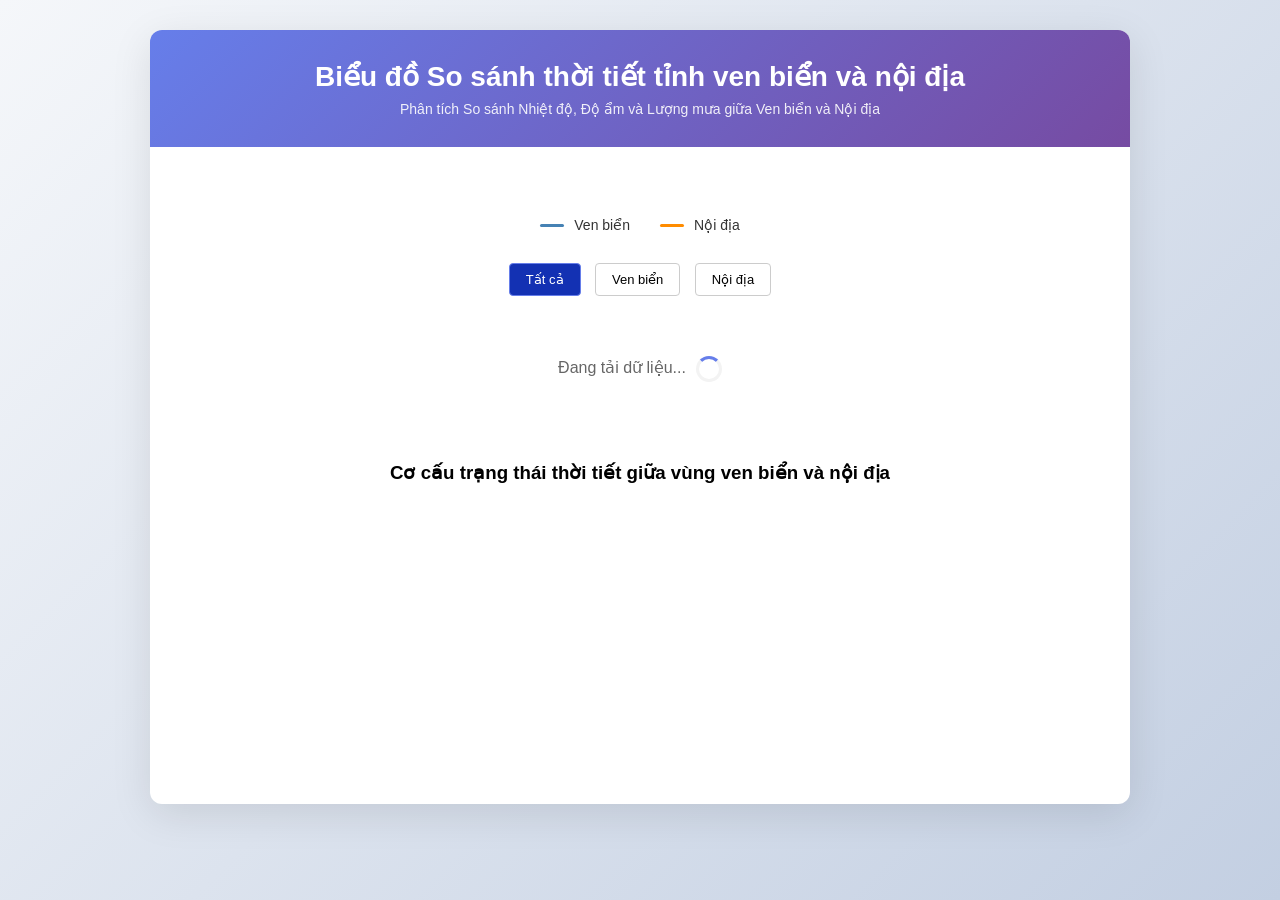
<file: task 5.html>
<!doctype html>
<html lang="vi">
  <head>
    <meta charset="UTF-8" />
    <meta name="viewport" content="width=device-width, initial-scale=1.0" />
    <title>Faceted Multi-line Weather Chart - Trực quan hóa dữ liệu</title>
    <script src="https://d3js.org/d3.v7.min.js"></script>

    <style>
      * {
        margin: 0;
        padding: 0;
        box-sizing: border-box;
      }

      body {
        font-family: "Segoe UI", Tahoma, Geneva, Verdana, sans-serif;
        background: linear-gradient(135deg, #f5f7fa 0%, #c3cfe2 100%);
        padding: 30px 20px;
        min-height: 100vh;
      }

      .container {
        max-width: 980px;
        margin: 0 auto;
        background: white;
        border-radius: 12px;
        box-shadow: 0 10px 40px rgba(0, 0, 0, 0.1);
        overflow: hidden;
      }

      .header {
        background: linear-gradient(135deg, #667eea 0%, #764ba2 100%);
        color: white;
        padding: 30px;
        text-align: center;
      }

      .header h1 {
        font-size: 28px;
        margin-bottom: 8px;
        font-weight: 600;
      }


      .header p {
        font-size: 14px;
        opacity: 0.9;
      }

      .content {
        padding: 40px;
      }

      #chart-container {
        position: relative;
        width: 100%;
        margin: 20px 0;
      }

      svg {
        display: block;
        margin: 0 auto;
      }

      /* Kiểu cho trục */
      .axis {
        font-size: 12px;
        color: #555;
      }

      .axis-label {
        font-size: 13px;
        font-weight: 500;
        color: #333;
      }

      /* Kiểu cho lưới */
      .grid line {
        stroke: #e0e0e0;
        stroke-dasharray: 2;
        stroke-opacity: 0.5;
      }

      .grid path {
        stroke: none;
      }

      /* Kiểu cho đường line */
      .line {
        fill: none;
        stroke-width: 2.5;
        stroke-linejoin: round;
        stroke-linecap: round;
      }

      .line.active {
        stroke-width: 3.5;
        filter: drop-shadow(0 2px 4px rgba(0, 0, 0, 0.2));
      }

      .line.inactive {
        stroke-opacity: 0.2;
        stroke-width: 1.5;
      }

      /* Kiểu cho circle markers */
      .circle-marker {
        stroke-width: 1;
        cursor: pointer;
        transition: r 0.2s ease;
      }

      .circle-marker:hover {
        r: 5px;
        filter: drop-shadow(0 2px 4px rgba(0, 0, 0, 0.3));
      }

      .circle-marker.inactive {
        fill-opacity: 0.2;
      }

      /* Kiểu cho tooltip */
      .tooltip {
        position: absolute;
        background: rgba(0, 0, 0, 0.85);
        color: white;
        padding: 10px 14px;
        border-radius: 6px;
        font-size: 12px;
        pointer-events: none;
        z-index: 1000;
        display: none;
        box-shadow: 0 4px 12px rgba(0, 0, 0, 0.15);
        border: 1px solid rgba(255, 255, 255, 0.1);
      }

      .tooltip-title {
        font-weight: 600;
        margin-bottom: 5px;
        color: #4dd0e1;
      }

      .tooltip-content {
        line-height: 1.6;
      }

      /* Kiểu cho legend */
      .legend {
        display: flex;
        justify-content: center;
        gap: 30px;
        margin: 30px 0;
        flex-wrap: wrap;
      }

      .legend-item {
        display: flex;
        align-items: center;
        gap: 10px;
        font-size: 14px;
        color: #333;
      }

      .legend-color {
        width: 24px;
        height: 3px;
        border-radius: 2px;
      }

      .legend-color.coastal {
        background-color: #4682b4;
      }

      .legend-color.inland {
        background-color: #ff8c00;
      }

      /* Facet titles */
      .facet-title {
        font-size: 15px;
        font-weight: 600;
        color: #333;
        margin-top: 20px;
        margin-bottom: 10px;
        text-align: center;
      }

      /* Loading state */
      .loading {
        text-align: center;
        padding: 40px;
        color: #666;
        font-size: 16px;
      }

      .loading::after {
        content: "";
        display: inline-block;
        width: 20px;
        height: 20px;
        margin-left: 10px;
        border: 3px solid #f3f3f3;
        border-top: 3px solid #667eea;
        border-radius: 50%;
        animation: spin 1s linear infinite;
        vertical-align: middle;
      }

      @keyframes spin {
        0% {
          transform: rotate(0deg);
        }
        100% {
          transform: rotate(360deg);
        }
      }

      /* Error state */
      .error {
        background: #ffebee;
        color: #c62828;
        padding: 20px;
        border-radius: 6px;
        border-left: 4px solid #c62828;
        margin: 20px 0;
      }

      .error-title {
        font-weight: 600;
        margin-bottom: 8px;
      }

      /* Responsive */
      @media (max-width: 768px) {
        .header h1 {
          font-size: 22px;
        }

        .content {
          padding: 20px;
        }

        .legend {
          gap: 15px;
        }
      }

      /* Filter buttons */
      .filter-box {
        text-align: center;
        margin: 20px 0;
      }

      .filter-btn {
        padding: 8px 16px;
        margin: 0 5px;
        border: 1px solid #ccc;
        background: white;
        border-radius: 4px;
        cursor: pointer;
        font-size: 13px;
        transition: 0.2s;
      }

      .filter-btn.active {
        background: #1331b3;
        color: white;
        border-color: #667eea;
      }

      .filter-btn:hover {
        border-color: #667eea;
      }
    </style>
  </head>

  <body>
    <div class="container">
      <div class="header">
        <h1>Biểu đồ So sánh thời tiết tỉnh ven biển và nội địa</h1>
        <p>
          Phân tích So sánh Nhiệt độ, Độ ẩm và Lượng mưa giữa Ven biển và Nội
          địa
        </p>
      </div>

  </head>
  <body>

    <div class="content">
        <!-- Legend -->
        <div class="legend">
          <div class="legend-item">
            <div class="legend-color coastal"></div>
            <span>Ven biển</span>
          </div>
          <div class="legend-item">
            <div class="legend-color inland"></div>
            <span>Nội địa</span>
          </div>
        </div>

        <!-- Filter buttons -->
        <div class="filter-box">
          <button class="filter-btn active" data-filter="all">Tất cả</button>
          <button class="filter-btn" data-filter="Ven biển">Ven biển</button>
          <button class="filter-btn" data-filter="Nội địa">Nội địa</button>
        </div>

        <!-- Chart Container -->
        <!-- Chart Container -->
        <div id="chart-container">
          <div class="loading">Đang tải dữ liệu...</div>
        </div>

        <!-- Container cho Biểu đồ 100% Stacked Bar Chart nằm ngang (Task 5) -->
        <div id="horizontal-stacked-weather-chart" style="margin-top: 40px">
          <h3 style="text-align: center; margin-bottom: 8px">
            Cơ cấu trạng thái thời tiết giữa vùng ven biển và nội địa
          </h3>
          <div
            id="hsw-controls"
            style="text-align: center; margin-bottom: 10px"
          ></div>
          <div id="hsw-chart" style="width: 100%; height: 260px">
            <!-- SVG sẽ được chèn bằng D3 -->
          </div>
          <div
            id="hsw-legend"
            style="text-align: center; margin-top: 10px"
          ></div>
        </div>

        <!-- Tooltip -->
        <div id="tooltip" class="tooltip">
          <div class="tooltip-title" id="tooltip-title"></div>
          <div class="tooltip-content" id="tooltip-content"></div>
        </div>
      </div>
    </div>

    <script>
      // =====================================================
      // CẤU HÌNH CHÍNH
      // =====================================================

      // Khai báo biến toàn cục
      let selectedTime = null;
      let selectedTerrain = null;
      let selectedTerrainFilter = "all";
      let globalSvg = null;
      // Biến trạng thái được chọn theo trạng thái thời tiết (Day.Condition.Text)
      // Hỗ trợ chọn nhiều trạng thái cùng lúc
      let selectedWeatherConditions = new Set();
      // Lưu trữ raw CSV toàn cục để có thể rebuild line charts khi filter
      window.__rawCsv = null;

      function resetChartSelection() {
        selectedTime = null;
        selectedTerrain = null;

        if (globalSvg) {
          globalSvg
            .selectAll(".circle-marker")
            .attr("class", "circle-marker")
            .style("opacity", 1);
          globalSvg
            .selectAll(".line")
            .attr("class", "line")
            .style("opacity", 1);
          globalSvg.selectAll(".svg-pinned-tooltip").remove();
        }

        const tooltipEl = document.getElementById("tooltip");
        if (tooltipEl) tooltipEl.style.display = "none";
      }

      function resetLineChartOnlySelection() {
        if (selectedTime === null && selectedTerrain === null) return;

        selectedTime = null;
        selectedTerrain = null;

        if (globalSvg) {
          globalSvg.selectAll(".svg-pinned-tooltip").remove();
          globalSvg
            .selectAll(".line")
            .attr("class", "line")
            .style("opacity", 1);
          globalSvg
            .selectAll(".circle-marker")
            .attr("class", "circle-marker")
            .style("opacity", 1);
        }

        applyTerrainFilterToLineCharts(selectedTerrainFilter);

        const tooltipEl = document.getElementById("tooltip");
        if (tooltipEl) tooltipEl.style.display = "none";
      }

      // Cấu hình kích thước biểu đồ (đã điều chỉnh để nhỏ gọn hơn và tăng lề)
      const mainMargin = { top: 40, right: 60, bottom: 140, left: 100 };
      const mainWidth = Math.min(700, window.innerWidth - 200);
      const totalHeight = 750;
      const numCharts = 3;
      const gap = 80; // Khoảng cách giữa các biểu đồ con (tăng để dễ nhìn)
      const chartHeight = (totalHeight - (numCharts - 1) * gap) / numCharts;

      // Định nghĩa màu sắc cho Terrain Groups
      const colorScale = d3
        .scaleOrdinal()
        .domain(["Ven biển", "Nội địa"])
        .range(["#4682B4", "#FF8C00"]);

      // Cấu hình cho 3 biểu đồ con
      const chartsConfig = [
        {
          key: "avgTemp",
          label: "Nhiệt độ trung bình (°C)",
          domain: [15, 35],
          metric: "Nhiệt độ",
        },
        {
          key: "avgHumidity",
          label: "Độ ẩm trung bình (%)",
          domain: [40, 90],
          metric: "Độ ẩm",
        },
        {
          key: "avgPrecip",
          label: "Lượng mưa trung bình (mm)",
          domain: [0, 20],
          metric: "Lượng mưa",
        },
      ];

      // Hàm tạo nhóm địa hình từ Terrain
      function createTerrainGroup(terrain) {
        if (!terrain) return "Ven biển";
        terrain = terrain.trim().toLowerCase();
        if (terrain === "đồng bằng" || terrain === "miền núi") {
          return "Nội địa";
        }
        return "Ven biển";
      }

      // Hàm parse ngày tháng (định dạng M/D/YYYY)
      const parseDate = d3.timeParse("%m/%d/%Y");

      // Hàm lấy tháng và năm từ date
      function getMonthYear(date) {
        const year = date.getFullYear();
        const month = date.getMonth() + 1;
        return { year, month };
      }

      // Hàm format tháng/năm để hiển thị
      function formatMonthYear(year, month) {
        const months = [
          "Tháng 1",
          "Tháng 2",
          "Tháng 3",
          "Tháng 4",
          "Tháng 5",
          "Tháng 6",
          "Tháng 7",
          "Tháng 8",
          "Tháng 9",
          "Tháng 10",
          "Tháng 11",
          "Tháng 12",
        ];
        return `${months[month - 1]} ${year}`;
      }

      function shouldIncludeWeatherCondition(conditionOrSet, condition) {
        if (!conditionOrSet) return true;

        if (conditionOrSet instanceof Set) {
          if (conditionOrSet.size === 0) return true;
          return conditionOrSet.has(condition);
        }

        if (typeof conditionOrSet === "string") {
          return conditionOrSet === condition;
        }

        return true;
      }

      function buildLineChartData(sourceData, conditionOrSet = null) {
        const processedData = sourceData
          .map((d, i) => {
            try {
              const date = parseDate(d.Date);
              if (!date) {
                console.warn(
                  `⚠️ Không thể parse ngày tại dòng ${i + 1}: ${d.Date}`,
                );
                return null;
              }

              const condition = (d[weatherColumn] || "").toString().trim();
              if (!shouldIncludeWeatherCondition(conditionOrSet, condition)) {
                return null;
              }

              return {
                date: date,
                terrain: d["Location.Terrain"] || "",
                terrainGroup: createTerrainGroup(d["Location.Terrain"]),
                avgTemp: +d["Day.Avgtemp C"],
                avgHumidity: +d["Day.Avghumidity"],
                avgPrecip: +d["Day.Totalprecip Mm"],
                location: d["Location.Name"] || "",
                region: d["Location.Region"] || "",
              };
            } catch (error) {
              console.warn("⚠️ Lỗi xử lý dòng:", error);
              return null;
            }
          })
          .filter(
            (d) =>
              d !== null &&
              !isNaN(d.avgTemp) &&
              !isNaN(d.avgHumidity) &&
              !isNaN(d.avgPrecip),
          );

        const groupedData = d3.rollup(
          processedData,
          (group) => ({
            avgTemp: d3.mean(group, (d) => d.avgTemp),
            avgHumidity: d3.mean(group, (d) => d.avgHumidity),
            avgPrecip: d3.mean(group, (d) => d.avgPrecip),
            count: group.length,
          }),
          (d) => getMonthYear(d.date).year,
          (d) => getMonthYear(d.date).month,
          (d) => d.terrainGroup,
        );

        const chartData = [];
        groupedData.forEach((monthData, year) => {
          monthData.forEach((dayData, month) => {
            dayData.forEach((metrics, terrainGroup) => {
              chartData.push({
                year: +year,
                month: +month,
                terrainGroup: terrainGroup,
                avgTemp: metrics.avgTemp,
                avgHumidity: metrics.avgHumidity,
                avgPrecip: metrics.avgPrecip,
              });
            });
          });
        });

        chartData.sort((a, b) => {
          const timeA = a.year * 12 + a.month;
          const timeB = b.year * 12 + b.month;
          return timeA - timeB;
        });

        return chartData;
      }

      function applyTerrainFilterToLineCharts(filter = selectedTerrainFilter) {
        selectedTerrainFilter = filter;

        d3.selectAll(".line").style("display", function (d) {
          if (filter === "all") return "block";
          return d.length > 0 && d[0].terrainGroup === filter
            ? "block"
            : "none";
        });

        d3.selectAll(".circle-marker").style("display", function (d) {
          if (filter === "all") return "block";
          return d.terrainGroup === filter ? "block" : "none";
        });
      }

      // =====================================================
      // LOAD VÀ XỬ LÝ DỮ LIỆU
      // =====================================================

      d3.csv("./df_weather_fixed_utf8.csv")
        .then((rawData) => {
          console.log(
            "📥 Dữ liệu gốc được tải, tổng cộng:",
            rawData.length,
            "bản ghi",
          );

          // Lưu rawData toàn cục và vẽ biểu đồ ngang stacked weather (Task 5)
          try {
            window.__rawCsv = rawData;
            if (typeof renderHorizontalStackedWeatherChart === "function") {
              renderHorizontalStackedWeatherChart(rawData);
            }
          } catch (e) {
            console.warn(
              "Không thể gọi renderHorizontalStackedWeatherChart ngay lập tức:",
              e,
            );
          }

          const chartData = buildLineChartData(rawData);

          console.log("📊 Dữ liệu nhóm được tạo:", chartData.length, "bản ghi");

          // Tạo biểu đồ
          renderChart(chartData);
          applyTerrainFilterToLineCharts(selectedTerrainFilter);
        })
        .catch((error) => {
          console.error("❌ Lỗi khi tải dữ liệu:", error);
          showError(`Không thể tải dữ liệu: ${error.message}`);
        });

      // =====================================================
      // HIỂN THỊ LỖI
      // =====================================================

      function showError(message) {
        const container = document.getElementById("chart-container");
        container.innerHTML = `
                <div class="error">
                    <div class="error-title">❌ Lỗi</div>
                    <div>${message}</div>
                </div>
            `;
      }

      // =====================================================
      // RENDER BIỂU ĐỒ
      // =====================================================

      function renderChart(data) {
        const container = document.getElementById("chart-container");
        container.innerHTML = ""; // Xóa loading message

        // Tạo SVG chính
        const svg = d3
          .select("#chart-container")
          .append("svg")
          .attr("width", mainWidth + mainMargin.left + mainMargin.right)
          .attr("height", totalHeight + mainMargin.top + mainMargin.bottom)
          .append("g")
          .attr("transform", `translate(${mainMargin.left},${mainMargin.top})`);

        // Lưu vào biến toàn cục để sử dụng trong event listeners
        globalSvg = svg;
        const timeRange = d3.extent(data, (d) => d.year * 12 + d.month);
        const timePoints = d3.range(timeRange[0], timeRange[1] + 1);
        const timeLabels = timePoints.map((t) => {
          const year = Math.floor(t / 12);
          const month = t % 12 || 12;
          return formatMonthYear(year, month);
        });

        // Cấu hình trục X chung
        const xScale = d3
          .scaleLinear()
          .domain([timeRange[0], timeRange[1]])
          .range([0, mainWidth]);

        // Vẽ từng biểu đồ con
        chartsConfig.forEach((config, index) => {
          const topY = index * (chartHeight + gap);

          // Tạo group cho biểu đồ con
          const gChart = svg
            .append("g")
            .attr("transform", `translate(0, ${topY})`)
            .attr("class", "facet");

          // Cấu hình trục Y riêng cho biểu đồ này
          const yScale = d3
            .scaleLinear()
            .domain(config.domain)
            .range([chartHeight, 0]);

          // Vẽ lưới ngang (Gridlines)
          gChart
            .append("g")
            .attr("class", "grid")
            .call(d3.axisLeft(yScale).tickSize(-mainWidth).tickFormat(""));

          // Vẽ trục Y
          gChart
            .append("g")
            .attr("class", "axis")
            .call(d3.axisLeft(yScale).ticks(5));

          // Vẽ trục X
          const xAxis = d3
            .axisBottom(xScale)
            .tickValues(timePoints)
            .tickFormat((d, i) => timeLabels[i] || "");

          if (index === numCharts - 1) {
            // Chỉ hiển thị nhãn trục X ở biểu đồ cuối cùng
            gChart
              .append("g")
              .attr("class", "axis")
              .attr("transform", `translate(0, ${chartHeight})`)
              .call(xAxis)
              .selectAll("text")
              .attr("transform", "rotate(-45)")
              .attr("text-anchor", "end")
              .attr("dy", "0.5em");
          } else {
            // Các biểu đồ trên chỉ vẽ đường thẳng
            gChart
              .append("g")
              .attr("class", "axis")
              .attr("transform", `translate(0, ${chartHeight})`)
              .call(xAxis.tickFormat(""))
              .selectAll(".tick text")
              .style("display", "none");
          }

          // Nhãn trục Y bên trái
          gChart
            .append("text")
            .attr("class", "axis-label")
            .attr("transform", "rotate(-90)")
            .attr("y", -65)
            .attr("x", -chartHeight / 2)
            .attr("text-anchor", "middle")
            .text(config.label);

          // Nhãn tiêu đề facet
          gChart
            .append("text")
            .attr("class", "facet-title")
            .attr("x", mainWidth / 2)
            .attr("y", -8)
            .attr("text-anchor", "middle")
            .text(config.label);

          // Hàm tạo đường line
          const lineGenerator = d3
            .line()
            .defined((d) => !isNaN(d[config.key]) && d[config.key] !== null)
            .x((d) => xScale(d.year * 12 + d.month))
            .y((d) => yScale(d[config.key]))
            .curve(d3.curveMonotoneX);

          // Nhóm dữ liệu theo terrainGroup
          const terrainGroups = d3.group(data, (d) => d.terrainGroup);

          // Vẽ line cho mỗi terrain
          terrainGroups.forEach((terrainData, terrainName) => {
            const lineGroup = gChart
              .append("g")
              .attr(
                "class",
                `terrain-group-${terrainName.replace(/\s+/g, "-")}`,
              )
              .attr("data-terrain", terrainName);

            // Vẽ đường line
            lineGroup
              .append("path")
              .datum(
                terrainData.sort(
                  (a, b) => a.year * 12 + a.month - (b.year * 12 + b.month),
                ),
              )
              .attr("class", "line")
              .attr("d", lineGenerator)
              .attr("stroke", colorScale(terrainName))
              .attr("data-terrain", terrainName);

            // Vẽ circle markers
            lineGroup
              .selectAll(".circle-marker")
              .data(terrainData)
              .enter()
              .append("circle")
              .attr("class", "circle-marker")
              .attr("cx", (d) => xScale(d.year * 12 + d.month))
              .attr("cy", (d) => yScale(d[config.key]))
              .attr("r", 3)
              .attr("fill", colorScale(terrainName))
              .attr("stroke", colorScale(terrainName))
              .attr("data-terrain", terrainName)

              // --- SỰ KIỆN CLICK (HIỆN TOOLTIP ĐỒNG THỜI TRÊN 3 BIỂU ĐỒ) ---
              .on("click", function (event, d) {
                // BẮT BUỘC: Đưa dòng này lên đầu tiên để chặn không cho lan truyền sự kiện ra body
                event.stopPropagation();
                if (event.stopImmediatePropagation)
                  event.stopImmediatePropagation();

                const targetTime = d.year * 12 + d.month;
                const targetTerrain = d.terrainGroup;

                const isSameSelection =
                  selectedTime === targetTime &&
                  selectedTerrain === targetTerrain;

                if (isSameSelection) {
                  resetChartSelection();
                  return;
                }

                selectedTime = targetTime;
                selectedTerrain = targetTerrain;

                const hoverTooltip = document.getElementById("tooltip");
                if (hoverTooltip) hoverTooltip.style.display = "none";
                globalSvg.selectAll(".svg-pinned-tooltip").remove();

                globalSvg
                  .selectAll(".circle-marker")
                  .attr("class", "circle-marker")
                  .style("opacity", (circleData) => {
                    const circleTime = circleData.year * 12 + circleData.month;
                    return circleTime === targetTime &&
                      circleData.terrainGroup === targetTerrain
                      ? 1
                      : 0.15;
                  });

                globalSvg
                  .selectAll(".line")
                  .attr("class", function () {
                    const terrain = d3.select(this).attr("data-terrain");
                    return terrain === targetTerrain ? "line active" : "line";
                  })
                  .style("opacity", function () {
                    const terrain = d3.select(this).attr("data-terrain");
                    return terrain === targetTerrain ? 1 : 0.15;
                  });

                chartsConfig.forEach((cfg, index) => {
                  const topY = index * (chartHeight + gap);
                  const matchedData = data.find(
                    (item) =>
                      item.year * 12 + item.month === targetTime &&
                      item.terrainGroup === targetTerrain,
                  );

                  if (matchedData) {
                    const yScalePrivate = d3
                      .scaleLinear()
                      .domain(cfg.domain)
                      .range([chartHeight, 0]);
                    const posX = xScale(targetTime);
                    const posY = yScalePrivate(matchedData[cfg.key]) + topY;

                    const tooltipGroup = globalSvg
                      .append("g")
                      .attr("class", "svg-pinned-tooltip")
                      .attr("transform", `translate(${posX}, ${posY - 15})`)
                      .style("pointer-events", "none");

                    const textLabel = tooltipGroup
                      .append("text")
                      .attr("text-anchor", "middle")
                      .attr("fill", "#fff")
                      .style("font-size", "11px")
                      .style("font-family", "sans-serif")
                      .attr("y", -5);

                    textLabel
                      .append("tspan")
                      .attr("x", 0)
                      .style("font-weight", "bold")
                      .attr("fill", "#4dd0e1")
                      .text(
                        formatMonthYear(matchedData.year, matchedData.month),
                      );

                    textLabel
                      .append("tspan")
                      .attr("x", 0)
                      .attr("dy", "14px")
                      .text(
                        `${targetTerrain} - ${cfg.metric}: ${matchedData[cfg.key].toFixed(2)}`,
                      );

                    const bbox = textLabel.node().getBBox();

                    tooltipGroup
                      .insert("rect", "text")
                      .attr("x", bbox.x - 8)
                      .attr("y", bbox.y - 6)
                      .attr("width", bbox.width + 16)
                      .attr("height", bbox.height + 12)
                      .attr("rx", 5)
                      .attr("fill", "rgba(0, 0, 0, 0.85)")
                      .attr("stroke", colorScale(targetTerrain))
                      .attr("stroke-width", 1);
                  }
                });
              })

              // --- SỰ KIỆN DI CHUỘT VÀO (MOUSEENTER) ---
              .on("mouseenter", function (event, d) {
                if (selectedTime !== null) return; // Nếu đang có điểm được click ghim tooltip, khóa hiệu ứng hover

                const terrain = d.terrainGroup;

                globalSvg.selectAll(".line").attr("class", function () {
                  const currentTerrain = d3.select(this).attr("data-terrain");
                  return currentTerrain === terrain
                    ? "line active"
                    : "line inactive";
                });
                globalSvg
                  .selectAll(".circle-marker")
                  .attr("class", function () {
                    const currentTerrain = d3.select(this).attr("data-terrain");
                    return currentTerrain === terrain
                      ? "circle-marker"
                      : "circle-marker inactive";
                  });

                // Hiển thị tooltip HTML chạy theo chuột bình thường khi hover
                const tooltip = document.getElementById("tooltip");
                document.getElementById("tooltip-title").textContent =
                  formatMonthYear(d.year, d.month);
                document.getElementById("tooltip-content").innerHTML =
                  `<strong>${terrain}</strong><br/>${config.metric}: ${d[config.key].toFixed(2)}`;
                tooltip.style.display = "block";
                tooltip.style.left = event.pageX + 10 + "px";
                tooltip.style.top = event.pageY - 30 + "px";

                d3.select(this).transition().duration(100).attr("r", 6);
              })

              // --- SỰ KIỆN DI CHUYỂN CHUỘT (MOUSEMOVE) ---
              .on("mousemove", function (event) {
                if (selectedTime !== null) return;
                const tooltip = document.getElementById("tooltip");
                tooltip.style.left = event.pageX + 10 + "px";
                tooltip.style.top = event.pageY - 30 + "px";
              })

              // --- SỰ KIỆN RỜI CHUỘT RA NGOÀI (MOUSELEAVE) ---
              .on("mouseleave", function () {
                if (selectedTime !== null) {
                  d3.select(this).transition().duration(100).attr("r", 3);
                  return;
                }

                globalSvg.selectAll(".line").attr("class", "line");
                globalSvg
                  .selectAll(".circle-marker")
                  .attr("class", "circle-marker");
                document.getElementById("tooltip").style.display = "none";
                d3.select(this).transition().duration(100).attr("r", 3);
              });
          });

          // Hover effect cho line paths
          gChart
            .selectAll(".line")
            .on("mouseenter", function () {
              if (selectedTime !== null) return; // Khi đã chọn 1 điểm, tạm thời khóa hover line
              const terrain = d3.select(this).attr("data-terrain");

              globalSvg.selectAll(".line").attr("class", function () {
                const currentTerrain = d3.select(this).attr("data-terrain");
                return currentTerrain === terrain
                  ? "line active"
                  : "line inactive";
              });

              globalSvg.selectAll(".circle-marker").attr("class", function () {
                const currentTerrain = d3.select(this).attr("data-terrain");
                return currentTerrain === terrain
                  ? "circle-marker"
                  : "circle-marker inactive";
              });
            })
            .on("mouseleave", function () {
              if (selectedTime !== null) return; // Khi đã chọn 1 điểm, tạm thời khóa hover line
              globalSvg.selectAll(".line").attr("class", "line");
              globalSvg
                .selectAll(".circle-marker")
                .attr("class", "circle-marker");
            });
        });

        console.log("✅ Biểu đồ được render thành công!");
      }

      // =====================
      // BIỂU ĐỒ 100% HORIZONTAL STACKED (Task 5)
      // =====================
      // Hàm giúp áp filter trạng thái thời tiết lên Line Chart phía trên
      function applyWeatherFilterToLineCharts(conditionOrSet) {
        // conditionOrSet: null => reset; string => single condition; Set => multiple conditions
        const raw = window.__rawCsv;
        if (!raw) return;

        const chartDataFiltered = buildLineChartData(raw, conditionOrSet);

        resetChartSelection();

        // Gọi lại renderChart với dữ liệu đã được lọc theo weather condition
        renderChart(chartDataFiltered);
        applyTerrainFilterToLineCharts(selectedTerrainFilter);
      }
      // Hàm vẽ biểu đồ 100% stacked horizontal cho Task 5. Sử dụng D3 v7.
      // Biến cấu hình tên cột (dễ chỉnh nếu cần)
      const regionGroupColumn = "terrainGroup"; // Nếu muốn dùng tên cột khác, chỉnh ở đây
      const weatherColumn = "Day.Condition.Text"; // Tên cột trạng thái thời tiết trong CSV

      // Bản dịch trạng thái thời tiết sang tiếng Việt (dễ chỉnh)
      const weatherTranslations = {
        Sunny: "Nắng",
        Cloudy: "Âm u",
        "Heavy rain": "Mưa to",
        "Light rain": "Mưa nhẹ",
        "Fog/Mist": "Sương mù / sương sớm",
        Thunderstorm: "Giông bão",
      };

      function translateWeather(cond) {
        return weatherTranslations[cond] || cond || "Không xác định";
      }

      function renderHorizontalStackedWeatherChart(rawData) {
        // Chuyển rawData thành mảng có 2 trường: group và weather
        const transformed = rawData.map((d) => {
          let group = createTerrainGroup(d["Location.Terrain"] || "");
          let w = (d[weatherColumn] || "").toString().trim();
          return {
            group: group || "Không xác định",
            weather: w && w.length ? w : "Không xác định",
          };
        });

        // Lấy danh sách nhóm khu vực có sẵn (chỉ 2 nhóm theo đề bài)
        const groups = Array.from(new Set(transformed.map((d) => d.group)));

        // Lấy danh sách trạng thái thời tiết duy nhất
        let weatherStates = Array.from(
          new Set(transformed.map((d) => d.weather)),
        );
        weatherStates.sort();

        // Hàm tính số lần xuất hiện theo nhóm và trạng thái
        function computeCounts(statesToConsider) {
          let counts = {};
          groups.forEach((g) => (counts[g] = {}));
          transformed.forEach((d) => {
            if (!statesToConsider || statesToConsider.has(d.weather)) {
              counts[d.group][d.weather] =
                (counts[d.group][d.weather] || 0) + 1;
            }
          });
          // Đảm bảo có key cho tất cả statesToConsider trong từng nhóm
          const keys = Array.from(statesToConsider || new Set(weatherStates));
          groups.forEach((g) => {
            keys.forEach((k) => {
              counts[g][k] = counts[g][k] || 0;
            });
          });
          return counts;
        }

        // Hàm dựng dữ liệu cho stack (tính phần trăm nội bộ theo nhóm, tổng 100%)
        function buildStackData(counts, keys) {
          // Đối với mỗi nhóm, lấy tổng của các state đang xét và chuẩn hóa về %
          return groups.map((g) => {
            const obj = { group: g };
            const total = keys.reduce((s, k) => s + (counts[g][k] || 0), 0);
            keys.forEach((k) => {
              obj[k] = total > 0 ? (counts[g][k] / total) * 100 : 0;
              // keep raw count too for tooltip
              obj[`${k}__count`] = counts[g][k] || 0;
            });
            return obj;
          });
        }

        // Vẽ / cập nhật chart
        const container = document.getElementById("hsw-chart");
        const legendContainer = d3.select("#hsw-legend");
        let svg = null;
        let g = null;

        // Color scale cho các trạng thái thời tiết
        const color = d3
          .scaleOrdinal()
          .domain(weatherStates)
          .range(d3.schemeCategory10);

        function syncStackedBarStyles(hoverKey = null) {
          if (!g) return;

          const hasActiveFilter = selectedWeatherConditions.size > 0;
          const hasHoverPreview = !hasActiveFilter && hoverKey !== null;

          g.selectAll(".hsw-seg")
            .style("opacity", function () {
              const key = d3.select(this).attr("data-key");
              if (hasActiveFilter) {
                return selectedWeatherConditions.has(key) ? 1 : 0.15;
              }

              if (hasHoverPreview) {
                return key === hoverKey ? 1 : 0.25;
              }

              return 1;
            })
            .attr("stroke", function () {
              const key = d3.select(this).attr("data-key");
              if (hasActiveFilter) {
                return selectedWeatherConditions.has(key) ? "#222" : "none";
              }
              return "none";
            })
            .attr("stroke-width", function () {
              const key = d3.select(this).attr("data-key");
              if (hasActiveFilter) {
                return selectedWeatherConditions.has(key) ? 1 : 0;
              }
              return 0;
            });

          legendContainer
            .selectAll("div.hsw-legend-item")
            .classed("active", (d) =>
              selectedWeatherConditions.size > 0
                ? selectedWeatherConditions.has(d)
                : false,
            )
            .style("opacity", (d) =>
              selectedWeatherConditions.size > 0
                ? selectedWeatherConditions.has(d)
                  ? 1
                  : 0.45
                : 1,
            );
        }

        // Hàm render nội bộ để dùng khi cập nhật filter/resize
        function updateChart() {
          // Luôn dựng stack với tất cả các trạng thái (không lọc dữ liệu của stacked bar)
          const activeKeys = weatherStates.slice();
          const counts = computeCounts(null); // null => tính cho tất cả
          const stackData = buildStackData(counts, activeKeys);

          // Kích thước responsive
          const width = container.clientWidth || 800;
          const margin = { top: 20, right: 20, bottom: 30, left: 140 };
          const innerWidth = Math.max(300, width - margin.left - margin.right);
          const barHeight = 40;
          const height = groups.length * barHeight + margin.top + margin.bottom;

          // Xóa svg cũ
          d3.select(container).selectAll("svg").remove();

          svg = d3
            .select(container)
            .append("svg")
            .attr("width", width)
            .attr("height", height)
            .style("display", "block")
            .style("margin", "0 auto");

          g = svg
            .append("g")
            .attr("transform", `translate(${margin.left},${margin.top})`);

          const x = d3.scaleLinear().domain([0, 100]).range([0, innerWidth]);
          const y = d3
            .scaleBand()
            .domain(groups)
            .range([0, groups.length * barHeight])
            .padding(0.25);

          // Stack
          const stackGen = d3.stack().keys(activeKeys);
          const series = stackGen(stackData);

          // Draw groups
          const groupG = g
            .selectAll("g.group-row")
            .data(stackData)
            .enter()
            .append("g")
            .attr("class", "group-row")
            .attr("transform", (d) => `translate(0, ${y(d.group)})`);

          // For each series (state) draw rects with transition
          series.forEach((s, i) => {
            g.selectAll(`.seg-${i}`)
              .data(s)
              .enter()
              .append("rect")
              .attr("class", `hsw-seg seg-${i}`)
              .attr("x", (d) => x(d[0]))
              .attr("y", (d) => y(d.data.group))
              .attr("height", y.bandwidth())
              // bắt đầu với width = 0 để có transition mượt
              .attr("width", 0)
              .attr("fill", color(s.key))
              .attr("data-key", s.key)
              .attr("data-group", (d) => d.data.group)
              .transition()
              .duration(600)
              .attr("x", (d) => x(d[0]))
              .attr("width", (d) => Math.max(0.5, x(d[1]) - x(d[0])));

            // Gán handlers sau khi tạo phần tử
            g.selectAll(`.seg-${i}`)
              .on("mouseenter", function (event, d) {
                syncStackedBarStyles(s.key);

                // Tooltip
                const tooltip = document.getElementById("tooltip");
                tooltip.style.display = "block";
                const count = d.data[`${s.key}__count`];
                const pct = d.data[s.key].toFixed(2);
                document.getElementById("tooltip-title").textContent =
                  `${d.data.group} - ${translateWeather(s.key)}`;
                document.getElementById("tooltip-content").innerHTML =
                  `Số lần: <strong>${count}</strong><br/>Tỷ lệ: <strong>${pct}%</strong>`;
                tooltip.style.left = event.pageX + 12 + "px";
                tooltip.style.top = event.pageY - 28 + "px";
              })
              .on("mousemove", function (event) {
                const tooltip = document.getElementById("tooltip");
                tooltip.style.left = event.pageX + 12 + "px";
                tooltip.style.top = event.pageY - 28 + "px";
              })
              .on("click", function (event, d) {
                // Click segment => toggle trạng thái trong selectedWeatherConditions (multi-select)
                const key = s.key;
                if (selectedWeatherConditions.has(key))
                  selectedWeatherConditions.delete(key);
                else selectedWeatherConditions.add(key);

                // Hiển thị tooltip cho phần được click (giống hover nhưng cố định)
                const tooltip = document.getElementById("tooltip");
                const count = d.data[`${s.key}__count`];
                const pct = d.data[s.key].toFixed(2);
                document.getElementById("tooltip-title").textContent =
                  `${translateWeather(d.data.group)} - ${translateWeather(s.key)}`;
                document.getElementById("tooltip-content").innerHTML =
                  `Số lần: <strong>${count}</strong><br/>Tỷ lệ: <strong>${pct}%</strong>`;
                tooltip.style.display = "block";
                tooltip.style.left = event.pageX + 12 + "px";
                tooltip.style.top = event.pageY - 28 + "px";

                syncStackedBarStyles();

                // Áp filter lên line charts (null => reset)
                applyWeatherFilterToLineCharts(
                  selectedWeatherConditions.size
                    ? selectedWeatherConditions
                    : null,
                );
              })
              .on("mouseleave", function () {
                const tooltip = document.getElementById("tooltip");
                tooltip.style.display = "none";
                syncStackedBarStyles();
              });
          });

          syncStackedBarStyles();

          // Y Axis (group labels)
          g.append("g")
            .call(d3.axisLeft(y).tickSize(0))
            .selectAll("text")
            .style("font-weight", 600);

          // X Axis (percentage)
          g.append("g")
            .attr("transform", `translate(0, ${groups.length * barHeight})`)
            .call(
              d3
                .axisBottom(x)
                .ticks(5)
                .tickFormat((d) => d + "%"),
            );

          // Legend (hiển thị swatch màu tương ứng, tương tác click để filter)
          legendContainer.html("");
          const legend = legendContainer
            .selectAll("div.hsw-legend-item")
            .data(weatherStates)
            .enter()
            .append("div")
            .attr("class", "hsw-legend-item")
            .style("display", "inline-flex")
            .style("align-items", "center")
            .style("gap", "6px")
            .style("margin", "4px")
            .style("padding", "6px 8px")
            .style("border-radius", "6px")
            .style("border", "1px solid rgba(0,0,0,0.06)")
            .style("cursor", "pointer")
            .on("click", function (event, d) {
              // Toggle selection of this weather state in the global multi-select set
              if (selectedWeatherConditions.has(d))
                selectedWeatherConditions.delete(d);
              else selectedWeatherConditions.add(d);

              syncStackedBarStyles();

              // Update chart and line charts
              applyWeatherFilterToLineCharts(
                selectedWeatherConditions.size
                  ? selectedWeatherConditions
                  : null,
              );
            })
            .on("mouseenter", function (event, d) {
              syncStackedBarStyles(d);
            })
            .on("mouseleave", function () {
              syncStackedBarStyles();
            });

          // Thêm swatch và label vào mỗi legend item
          legend
            .append("span")
            .style("width", "14px")
            .style("height", "14px")
            .style("display", "inline-block")
            .style("border-radius", "3px")
            .style("background-color", (d) => color(d));
          legend
            .append("span")
            .text((d) => translateWeather(d))
            .style("margin-left", "6px")
            .style("font-size", "13px");

          syncStackedBarStyles();
        }

        // Initial render
        updateChart();

        // Responsive: redraw on resize (debounced)
        let resizeTimeout = null;
        window.addEventListener("resize", () => {
          if (resizeTimeout) clearTimeout(resizeTimeout);
          resizeTimeout = setTimeout(() => {
            updateChart();
          }, 200);
        });
      }

      // Gọi hàm vẽ biểu đồ Horizontal Stacked Weather sử dụng rawData đã load
      // (Không nhóm lại từ đầu nếu đã có biến nhóm; ở đây dùng createTerrainGroup)
      // Gọi ở đây sau khi dữ liệu gốc đã được tải.
      // Nếu rawData không tồn tại trong scope, ta sẽ không làm gì.
      try {
        if (typeof rawData !== "undefined") {
          renderHorizontalStackedWeatherChart(rawData);
        } else if (typeof d3 !== "undefined") {
          // Nếu rawData không khả dụng (không trong cùng scope), tải lại CSV ngắn gọn
          d3.csv("./df_weather_fixed_utf8.csv").then((rd) => {
            renderHorizontalStackedWeatherChart(rd);
          });
        }
      } catch (e) {
        console.warn("Không thể render biểu đồ ngang stacked weather:", e);
      }

      // Reset khi click ra ngoài chart (dùng document capture để tránh xung đột bubbling)
      document.addEventListener(
        "click",
        (event) => {
          const clickedInsideLineChart = event.target.closest(".facet");
          const clickedLineChartElement = event.target.closest(
            ".line, .circle-marker, .svg-pinned-tooltip",
          );

          if (!clickedInsideLineChart && !clickedLineChartElement) {
            resetLineChartOnlySelection();
          }
        },
        true,
      );

      // Xử lý filter
      document.querySelectorAll(".filter-btn").forEach((btn) => {
        btn.addEventListener("click", function () {
          const filter = this.dataset.filter;
          selectedTerrainFilter = filter;
          document
            .querySelectorAll(".filter-btn")
            .forEach((b) => b.classList.remove("active"));
          this.classList.add("active");

          applyTerrainFilterToLineCharts(filter);
        });
      });
    </script>
  </body>
</html>
</file>
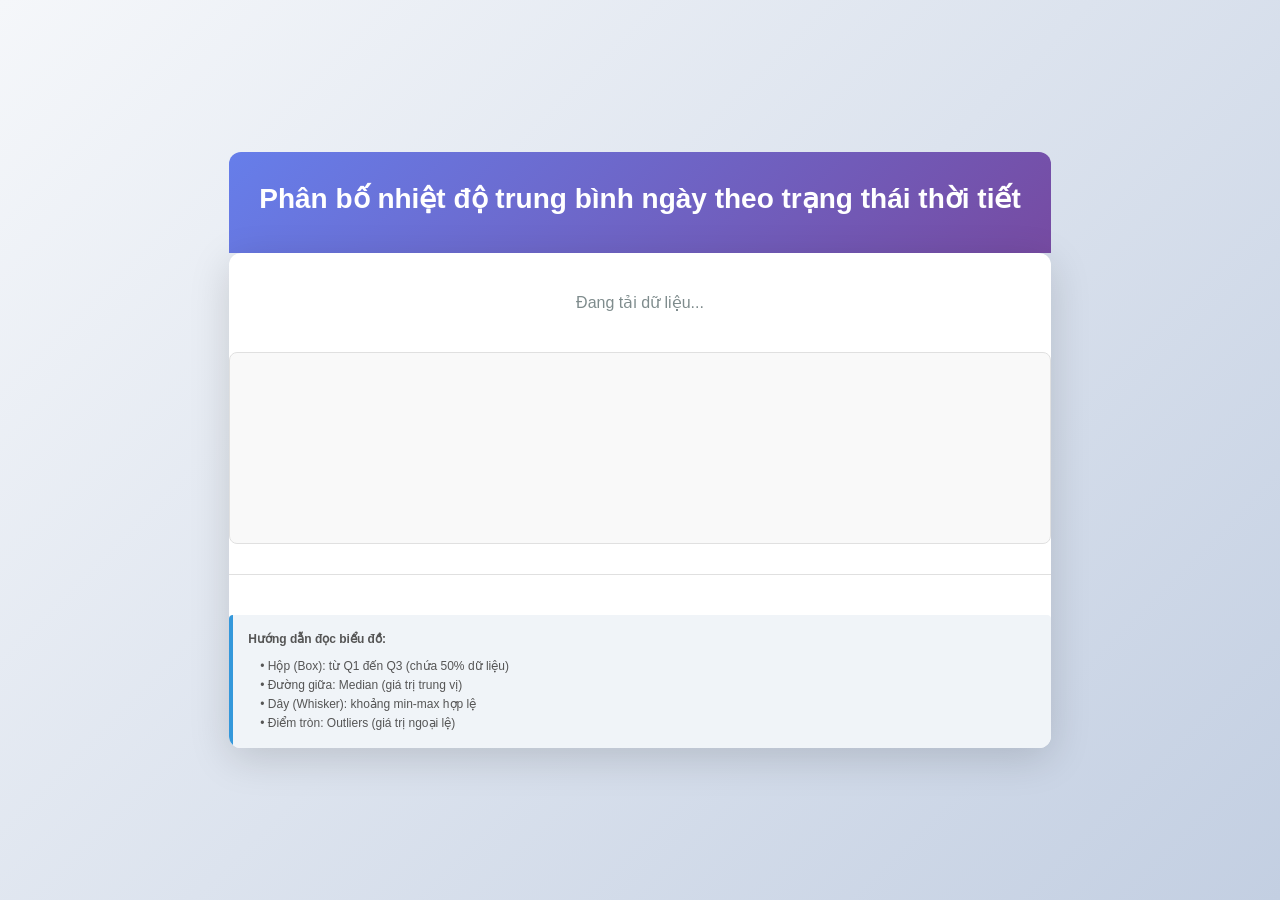
<file: task 8.html>
<!doctype html>
<html lang="vi">
  <head>
    <meta charset="UTF-8" />
    <meta name="viewport" content="width=device-width, initial-scale=1.0" />
    <script src="https://d3js.org/d3.v7.min.js"></script>
    <style>
      * {
        margin: 0;
        padding: 0;
        box-sizing: border-box;
      }

      body {
        font-family: "Arial", sans-serif;
        background: linear-gradient(135deg, #f5f7fa 0%, #c3cfe2 100%);
        min-height: 100vh;
        padding: 20px;
        display: flex;
        justify-content: center;
        align-items: center;
      }

      /* Outer white container */
      .container {
        max-width: 900px;
        width: 100%;
        margin: 0 auto;
        background: white;
        border-radius: 12px;
        box-shadow: 0 10px 40px rgba(0, 0, 0, 0.15);
        overflow: hidden;
      }

      /* Header: colored band at top of the container */
      .header {
        background: linear-gradient(135deg, #667eea 0%, #764ba2 100%);
        color: white;
        padding: 30px;
        text-align: center;
        border-top-left-radius: 12px;
        border-top-right-radius: 12px;
      }

      .header h1 {
        font-size: 28px;
        margin-bottom: 8px;
        font-weight: 600;
      }

      /* Content inside the white container */
      .content {
        padding: 28px;
      }

      .chart-wrapper {
        display: flex;
        justify-content: center;
        background: #f9f9f9;
        border-radius: 8px;
        padding: 20px;
        border: 1px solid #e0e0e0;
      }

      svg {
        max-width: 100%;
        height: auto;
      }

      .axis-label {
        font-size: 14px;
        font-weight: bold;
        fill: #2c3e50;
      }

      .axis-title {
        font-size: 12px;
        fill: #555;
      }

      .grid-line {
        stroke: #e0e0e0;
        stroke-dasharray: 4;
        stroke-width: 0.8;
        opacity: 0.6;
      }

      .box {
        stroke: #2c3e50;
        stroke-width: 2;
        opacity: 0.7;
        transition: opacity 0.2s;
      }

      .box:hover {
        opacity: 1;
      }

      .whisker {
        stroke: #2c3e50;
        stroke-width: 2;
      }

      .whisker-end {
        stroke: #2c3e50;
        stroke-width: 2;
      }

      .median {
        stroke: white;
        stroke-width: 3;
      }

      .outlier:hover {
        stroke-width: 2.5;
        filter: drop-shadow(0 0 4px rgba(0, 0, 0, 0.4));
      }

      .tooltip {
        position: absolute;
        background: rgba(0, 0, 0, 0.85);
        color: white;
        padding: 10px 12px;
        border-radius: 6px;
        font-size: 13px;
        pointer-events: none;
        z-index: 1000;
        max-width: 280px;
        box-shadow: 0 4px 12px rgba(0, 0, 0, 0.25);
        line-height: 1.6;
      }

      .tooltip-title {
        font-weight: bold;
        margin-bottom: 5px;
        border-bottom: 1px solid rgba(255, 255, 255, 0.3);
        padding-bottom: 5px;
      }

      .legend {
        display: flex;
        flex-wrap: wrap;
        justify-content: center;
        align-items: center;
        gap: 15px;
        margin-top: 30px;
        padding-top: 20px;
        border-top: 1px solid #e0e0e0;
        font-size: 13px;
      }

      .legend-item {
        display: flex;
        align-items: center;
        gap: 8px;
        cursor: pointer;
        padding: 6px 10px;
        border-radius: 4px;
        transition: background-color 0.2s;
      }

      .legend-item:hover {
        background-color: #e8f0f8;
      }

      .legend-item.disabled {
        opacity: 0.5;
      }

      .legend-item.filtered {
        background-color: #d0e8ff !important;
        font-weight: bold;
        box-shadow: inset 0 0 0 2px #3498db;
      }

      .legend-item.reset-btn {
        background-color: #e8e8e8 !important;
        color: #666;
      }

      .legend-item.reset-btn:hover {
        background-color: #d8d8d8 !important;
      }

      .legend-color {
        width: 16px;
        height: 16px;
        border-radius: 2px;
        border: 1px solid #2c3e50;
      }

      .info-section {
        margin-top: 20px;
        padding: 15px;
        background: #f0f4f8;
        border-left: 4px solid #3498db;
        border-radius: 4px;
        font-size: 12px;
        color: #555;
        line-height: 1.6;
      }

      .loading {
        text-align: center;
        font-size: 16px;
        color: #7f8c8d;
        padding: 40px;
      }

      .error {
        background: #ffe0e0;
        color: #c0392b;
        padding: 15px;
        border-radius: 6px;
        margin-bottom: 20px;
        border-left: 4px solid #c0392b;
      }

      @media (max-width: 768px) {
        .container {
          padding: 20px;
        }

        .title {
          font-size: 22px;
        }

        .chart-wrapper {
          padding: 10px;
        }

        .legend {
          gap: 15px;
        }
      }
    </style>
  </head>
  <body>
    <div class="frame">
      <div class="header">
        <h1>Phân bố nhiệt độ trung bình ngày theo trạng thái thời tiết</h1>
      </div>
      <div class="container">
        <div id="error-container"></div>
        <div id="loading" class="loading">Đang tải dữ liệu...</div>
        <div class="chart-wrapper">
          <svg id="chart"></svg>
        </div>
        <div id="legend" class="legend"></div>
        <div class="info-section">
          <strong id="guide-title">Hướng dẫn đọc biểu đồ:</strong>
          <div style="margin-top: 8px">
            <div style="margin-left: 12px">
              • Hộp (Box): từ Q1 đến Q3 (chứa 50% dữ liệu) <br />
              • Đường giữa: Median (giá trị trung vị) <br />
              • Dây (Whisker): khoảng min-max hợp lệ <br />
              • Điểm tròn: Outliers (giá trị ngoại lệ)
            </div>
          </div>
        </div>
      </div>
    </div>

    <div id="tooltip" class="tooltip" style="display: none"></div>

    <script>
      // ============================================
      // 1. SETUP & CONFIGURATION
      // ============================================

      // Kích thước biểu đồ
      const svgWidth = 700;
      const svgHeight = 500;
      const margin = { top: 40, right: 30, bottom: 100, left: 70 };
      const chartWidth = svgWidth - margin.left - margin.right;
      const chartHeight = svgHeight - margin.top - margin.bottom;

      // Bảng màu cho từng trạng thái thời tiết
      const colorScale = d3.scaleOrdinal(d3.schemeDark2);

      // Tooltip element
      const tooltip = d3.select("#tooltip");

      // Bản dịch tên thời tiết sang tiếng Việt
      const weatherTranslations = {
        Sunny: "Nắng",
        Cloudy: "Âm u",
        "Heavy rain": "Mưa to",
        "Light rain": "Mưa nhẹ",
        "Fog/Mist": "Sương mù / sương sớm",
        Thunderstorm: "Giông bão",
      };

      /**
       * Chuyển đổi tên thời tiết sang tiếng Việt
       */
      function translateWeather(condition) {
        return weatherTranslations[condition] || condition;
      }

      // ============================================
      // 2. HỖ TRỢ TÍNH TOÁN
      // ============================================

      /**
       * Tính toán các tứ phân vị (quartiles)
       */
      function quartile(sorted, p) {
        const index = p * (sorted.length - 1);
        const lower = Math.floor(index);
        const upper = Math.ceil(index);
        const weight = index % 1;

        if (lower === upper) return sorted[lower];
        return sorted[lower] * (1 - weight) + sorted[upper] * weight;
      }

      /**
       * Tính toán thống kê cho box plot
       * Input: mảng các giá trị nhiệt độ
       * Output: object chứa min, Q1, median, Q3, max, whiskers, outliers
       */
      function calculateBoxPlotStats(values) {
        if (values.length === 0) return null;

        const sorted = values.slice().sort((a, b) => a - b);
        const q1 = quartile(sorted, 0.25);
        const median = quartile(sorted, 0.5);
        const q3 = quartile(sorted, 0.75);
        const iqr = q3 - q1;

        // Tính whiskers
        const lowerBound = q1 - 1.5 * iqr;
        const upperBound = q3 + 1.5 * iqr;

        const whiskerLower = d3.min(sorted.filter((d) => d >= lowerBound));
        const whiskerUpper = d3.max(sorted.filter((d) => d <= upperBound));

        // Tìm outliers
        const outliers = sorted.filter(
          (d) => d < whiskerLower || d > whiskerUpper,
        );

        return {
          min: sorted[0],
          q1: q1,
          median: median,
          q3: q3,
          max: sorted[sorted.length - 1],
          whiskerLower: whiskerLower !== undefined ? whiskerLower : sorted[0],
          whiskerUpper:
            whiskerUpper !== undefined
              ? whiskerUpper
              : sorted[sorted.length - 1],
          outliers: outliers,
          count: values.length,
        };
      }

      // ============================================
      // 3. TẢI VÀ XỬ LÝ DỮ LIỆU
      // ============================================

      async function loadAndProcessData() {
        try {
          // Giả định file CSV nằm cùng thư mục hoặc đường dẫn tương đối
          const dataPath = "./df_weather_fixed_utf8.csv";

          // Tải dữ liệu CSV
          let data = await d3.csv(dataPath);

          // Kiểm tra xem dữ liệu có được tải không
          if (!data || data.length === 0) {
            throw new Error(
              "Không thể tải dữ liệu. Vui lòng kiểm tra đường dẫn file.",
            );
          }

          // Xử lý dữ liệu:
          // 1. Chuyển đổi kiểu dữ liệu
          // 2. Loại bỏ dữ liệu thiếu
          // 3. Hỗ trợ nhiều tên cột nhiệt độ
          const getTempValue = (d) => {
            return parseFloat(
              d["Day.Avgtemp C"] ||
                d["Day.Avgtemp_C"] ||
                d["Day.AvgtempC"] ||
                d["Avgtemp_C"],
            );
          };

          data = data
            .map((d) => ({
              condition: d["Day.Condition.Text"],
              temp: getTempValue(d),
            }))
            .filter((d) => d.condition && !isNaN(d.temp));

          console.log(`Tổng bản ghi sau xử lý: ${data.length}`);

          // Đếm số lần xuất hiện của từng trạng thái thời tiết
          const conditionCounts = d3.rollup(
            data,
            (v) => v.length,
            (d) => d.condition,
          );

          // Sắp xếp theo số lần xuất hiện giảm dần và lấy top 6
          const topConditions = Array.from(conditionCounts)
            .sort((a, b) => b[1] - a[1])
            .slice(0, 6)
            .map((d) => d[0]);

          console.log("Top 6 trạng thái thời tiết:", topConditions);

          // Lọc lại dữ liệu để chỉ giữ top 6 trạng thái
          data = data.filter((d) => topConditions.includes(d.condition));

          // Nhóm dữ liệu theo trạng thái thời tiết
          const groupedData = d3.group(data, (d) => d.condition);

          // Tính toán thống kê box plot cho mỗi nhóm
          const boxPlotData = Array.from(groupedData).map(
            ([condition, values]) => {
              const temps = values.map((d) => d.temp);
              const stats = calculateBoxPlotStats(temps);
              return {
                condition: condition,
                ...stats,
              };
            },
          );

          // Sắp xếp theo thứ tự xuất hiện trong topConditions
          boxPlotData.sort(
            (a, b) =>
              topConditions.indexOf(a.condition) -
              topConditions.indexOf(b.condition),
          );

          console.log("Box plot data:", boxPlotData);

          return boxPlotData;
        } catch (error) {
          console.error("Lỗi khi tải dữ liệu:", error);
          const errorContainer = d3.select("#error-container");
          errorContainer.html(`
                    <div class="error">
                        <strong>Lỗi:</strong> ${error.message}<br>
                        <small>Đảm bảo file CSV nằm ở đường dẫn: ./df_weather_fixed_utf8.csv</small>
                    </div>
                `);
          throw error;
        }
      }

      // ============================================
      // 4. VẼ BIỂU ĐỒ
      // ============================================

      async function drawChart() {
        try {
          d3.select("#loading").style("display", "none");

          // Tải dữ liệu
          const boxPlotData = await loadAndProcessData();

          if (!boxPlotData || boxPlotData.length === 0) {
            throw new Error("Không có dữ liệu để vẽ biểu đồ");
          }

          // Chọn SVG element
          const svg = d3
            .select("#chart")
            .attr("width", svgWidth)
            .attr("height", svgHeight)
            .style("background", "#ffffff");

          // Tạo nhóm chính (g) để chứa biểu đồ
          const g = svg
            .append("g")
            .attr("transform", `translate(${margin.left},${margin.top})`);

          // ============================================
          // 5. THIẾT LẬP CÁC TRỤC
          // ============================================

          // Tìm giá trị min/max của nhiệt độ để set scale Y
          const tempMin = d3.min(boxPlotData, (d) => d.whiskerLower);
          const tempMax = d3.max(boxPlotData, (d) => d.whiskerUpper);
          const tempRange = tempMax - tempMin;
          const yPadding = tempRange * 0.2;

          // Scale Y: nhiệt độ
          const yScale = d3
            .scaleLinear()
            .domain([tempMin - yPadding, tempMax + yPadding])
            .range([chartHeight, 0]);

          // Scale X: trạng thái thời tiết (sẽ được cập nhật động)
          let xScale = d3
            .scaleBand()
            .domain(boxPlotData.map((d) => d.condition))
            .range([0, chartWidth])
            .padding(0.3);

          // Tạo trục Y
          const yAxis = d3
            .axisLeft(yScale)
            .tickFormat((d) => d.toFixed(0) + "°");

          // Tạo trục X (sẽ được cập nhật động)
          let xAxis = d3
            .axisBottom(xScale)
            .tickFormat((d) => translateWeather(d));

          // Vẽ trục Y
          g.append("g")
            .attr("class", "y-axis")
            .call(yAxis)
            .append("text")
            .attr("class", "axis-title")
            .attr("x", -chartHeight / 2)
            .attr("y", -50)
            .attr("transform", "rotate(-90)")
            .attr("text-anchor", "middle")
            .text("Nhiệt độ trung bình ngày (°C)")
            .style("fill", "#2c3e50")
            .style("font-size", "14px")
            .style("font-weight", "bold");

          // Vẽ trục X
          const xAxisGroup = g
            .append("g")
            .attr("class", "x-axis")
            .attr("transform", `translate(0,${chartHeight})`)
            .call(xAxis);

          xAxisGroup
            .selectAll("text")
            .attr("transform", "rotate(-25)")
            .attr("text-anchor", "end")
            .attr("dx", "-0.5em")
            .attr("dy", "0.5em")
            .style("font-size", "12px");

          // Thêm title tooltip cho nhãn trục X
          xAxisGroup
            .selectAll("text")
            .append("title")
            .text((d) => d);

          // Thêm nhãn trục X
          g.append("text")
            .attr("class", "axis-title")
            .attr("x", chartWidth / 2)
            .attr("y", chartHeight + 80)
            .attr("text-anchor", "middle")
            .text("Trạng thái thời tiết")
            .style("fill", "#2c3e50")
            .style("font-size", "14px")
            .style("font-weight", "bold");

          // ============================================
          // 6. VẼ GRIDLINE NGANG
          // ============================================

          g.append("g")
            .attr("class", "grid")
            .call(d3.axisLeft(yScale).tickSize(-chartWidth).tickFormat(""))
            .select(".domain")
            .remove();
          g.select(".grid").selectAll("line").attr("class", "grid-line");

          // ============================================
          // 7. VẼ BOX PLOT
          // ============================================

          const drawBoxPlots = (data, scale, yScale) => {
            const boxWidth = scale.bandwidth() * 0.5;

            // Dùng D3 data join với key là condition để xử lý enter/update/exit
            const conditionGroups = g
              .selectAll(".boxplot-group")
              .data(data, (d) => d.condition);

            // EXIT: xóa các group không còn trong dữ liệu
            conditionGroups.exit().remove();

            // ENTER: tạo các group mới
            const enterGroups = conditionGroups
              .enter()
              .append("g")
              .attr("class", "boxplot-group")
              .attr("data-condition", (d) => d.condition);

            // Thêm các element con cho từng group (whiskers, box, median, outliers)
            // Whisker dưới
            enterGroups
              .append("line")
              .attr("class", "whisker")
              .attr("stroke", (d) => colorScale(d.condition));

            // Whisker trên
            enterGroups
              .append("line")
              .attr("class", "whisker")
              .attr("stroke", (d) => colorScale(d.condition));

            // Đầu whisker dưới
            enterGroups
              .append("line")
              .attr("class", "whisker-end")
              .attr("stroke", (d) => colorScale(d.condition));

            // Đầu whisker trên
            enterGroups
              .append("line")
              .attr("class", "whisker-end")
              .attr("stroke", (d) => colorScale(d.condition));

            // BOX GROUP
            const boxGroups = enterGroups
              .append("g")
              .attr("class", "box-group")
              .style("cursor", "pointer");

            boxGroups
              .append("rect")
              .attr("class", "box")
              .attr("fill", (d) => colorScale(d.condition))
              .attr("opacity", 0.6)
              .on("mouseover", function () {
                const condition = d3
                  .select(this.parentNode.parentNode)
                  .attr("data-condition");
                d3.select(this).attr("opacity", 0.95);
                d3.selectAll(
                  ".boxplot-group[data-condition='" + condition + "'] .outlier",
                )
                  .attr("opacity", 1)
                  .attr("r", 5.5);
                // Lấy data từ group parent
                const groupData = d3.select(this.parentNode.parentNode).datum();
                showTooltip(groupData, event);
              })
              .on("mouseout", function () {
                const condition = d3
                  .select(this.parentNode.parentNode)
                  .attr("data-condition");
                d3.select(this).attr("opacity", 0.6);
                d3.selectAll(
                  ".boxplot-group[data-condition='" + condition + "'] .outlier",
                )
                  .attr("opacity", 0.7)
                  .attr("r", 4);
                hideTooltip();
              })
              .on("mousemove", updateTooltipPosition);

            // MEDIAN LINE
            boxGroups
              .append("line")
              .attr("class", "median")
              .attr("stroke", (d) => colorScale(d.condition));

            // Hàm thêm outliers (sẽ được gọi riêng cho từng group)
            enterGroups.each(function (d) {
              const group = d3.select(this);
              d.outliers.forEach((outlier) => {
                group
                  .append("circle")
                  .attr("class", "outlier")
                  .attr("r", 4)
                  .attr("fill", colorScale(d.condition))
                  .attr("opacity", 0.7)
                  .on("mouseover", function () {
                    d3.select(this).attr("r", 6).attr("opacity", 1);
                    d3.selectAll(
                      ".boxplot-group[data-condition='" +
                        d.condition +
                        "'] .box",
                    )
                      .attr("opacity", 0.95)
                      .attr("stroke-width", 3);
                    d3.selectAll(
                      ".boxplot-group[data-condition='" +
                        d.condition +
                        "'] .whisker",
                    ).attr("stroke-width", 3);
                    showOutlierTooltip(d.condition, outlier, event);
                  })
                  .on("mouseout", function () {
                    d3.select(this).attr("r", 4).attr("opacity", 0.7);
                    d3.selectAll(
                      ".boxplot-group[data-condition='" +
                        d.condition +
                        "'] .box",
                    )
                      .attr("opacity", 0.6)
                      .attr("stroke-width", 2);
                    d3.selectAll(
                      ".boxplot-group[data-condition='" +
                        d.condition +
                        "'] .whisker",
                    ).attr("stroke-width", 2);
                    hideTooltip();
                  })
                  .on("mousemove", updateTooltipPosition);
              });
            });

            // UPDATE + ENTER: cập nhật vị trí và kích thước các element
            const mergedGroups = conditionGroups.merge(enterGroups);

            mergedGroups.each(function (d) {
              const x = scale(d.condition) + scale.bandwidth() / 2;
              const group = d3.select(this);

              // Update Whiskers
              const whiskers = group.selectAll(".whisker");
              const whiskerEnds = group.selectAll(".whisker-end");
              const box = group.select(".box");
              const median = group.select(".median");
              const outliers = group.selectAll(".outlier");

              // Update Whisker dưới
              whiskers.nodes()[0] &&
                d3
                  .select(whiskers.nodes()[0])
                  .transition()
                  .duration(750)
                  .attr("x1", x)
                  .attr("x2", x)
                  .attr("y1", yScale(d.whiskerLower))
                  .attr("y2", yScale(d.q1));

              // Update Whisker trên
              whiskers.nodes()[1] &&
                d3
                  .select(whiskers.nodes()[1])
                  .transition()
                  .duration(750)
                  .attr("x1", x)
                  .attr("x2", x)
                  .attr("y1", yScale(d.q3))
                  .attr("y2", yScale(d.whiskerUpper));

              // Update Đầu whisker dưới
              whiskerEnds.nodes()[0] &&
                d3
                  .select(whiskerEnds.nodes()[0])
                  .transition()
                  .duration(750)
                  .attr("x1", x - boxWidth * 0.3)
                  .attr("x2", x + boxWidth * 0.3)
                  .attr("y1", yScale(d.whiskerLower))
                  .attr("y2", yScale(d.whiskerLower));

              // Update Đầu whisker trên
              whiskerEnds.nodes()[1] &&
                d3
                  .select(whiskerEnds.nodes()[1])
                  .transition()
                  .duration(750)
                  .attr("x1", x - boxWidth * 0.3)
                  .attr("x2", x + boxWidth * 0.3)
                  .attr("y1", yScale(d.whiskerUpper))
                  .attr("y2", yScale(d.whiskerUpper));

              // Update Box
              box
                .transition()
                .duration(750)
                .attr("x", x - boxWidth / 2)
                .attr("y", yScale(d.q3))
                .attr("width", boxWidth)
                .attr("height", yScale(d.q1) - yScale(d.q3));

              // Update Median line
              median
                .transition()
                .duration(750)
                .attr("x1", x - boxWidth / 2)
                .attr("x2", x + boxWidth / 2)
                .attr("y1", yScale(d.median))
                .attr("y2", yScale(d.median));

              // Update Outliers
              outliers
                .transition()
                .duration(750)
                .attr("cx", x)
                .attr("cy", (_, idx) => yScale(d.outliers[idx]));
            });
          };

          // Vẽ lần đầu
          drawBoxPlots(boxPlotData, xScale, yScale);

          // ============================================
          // 8. THÊM TIÊU ĐỀ
          // ============================================

          svg
            .append("text")
            .attr("x", svgWidth / 2)
            .attr("y", 25)
            .attr("text-anchor", "middle")
            .attr("font-size", "20px")
            .attr("font-weight", "bold")
            .attr("fill", "#2c3e50");

          // ============================================
          // 9. THÊM LEGEND
          // ============================================

          const legend = d3.select("#legend");
          let selectedStatuses = new Set();

          /**
           * Cập nhật biểu đồ khi bộ lọc thay đổi
           * - Tính toán yScale ĐỘNG dựa trên dữ liệu hiện tại (filtered hoặc full)
           * - Cập nhật cả trục X và Y
           */
          function updateChartVisibility() {
            const isFiltering = selectedStatuses.size > 0;
            let dataToShow = isFiltering
              ? boxPlotData.filter((d) => selectedStatuses.has(d.condition))
              : boxPlotData;

            // Tính min/max từ dữ liệu hiện tại
            const allValues = dataToShow.flatMap((d) => [d.min, d.max]);
            const tempMin = Math.min(...allValues);
            const tempMax = Math.max(...allValues);
            const tempRange = tempMax - tempMin;
            const yPadding = tempRange * 0.2;

            // Tính yScale mới dựa trên dữ liệu hiện tại
            const newYScale = d3
              .scaleLinear()
              .domain([tempMin - yPadding, tempMax + yPadding])
              .range([chartHeight, 0]);

            // Cập nhật trục Y với yScale mới
            const newYAxis = d3
              .axisLeft(newYScale)
              .tickFormat((d) => d.toFixed(0) + "°");
            g.select(".y-axis").transition().duration(750).call(newYAxis);

            // Tính toán xScale mới
            const newXScale = d3
              .scaleBand()
              .domain(dataToShow.map((d) => d.condition))
              .range([0, chartWidth])
              .padding(0.3);

            // Cập nhật trục X với tickFormat dịch tên thời tiết
            xAxis = d3
              .axisBottom(newXScale)
              .tickFormat((d) => translateWeather(d));
            g.select(".x-axis").transition().duration(750).call(xAxis);

            // Update style của text
            g.select(".x-axis")
              .selectAll("text")
              .attr("transform", "rotate(-25)")
              .attr("text-anchor", "end")
              .attr("dx", "-0.5em")
              .attr("dy", "0.5em")
              .style("font-size", "12px");

            // Thêm title tooltip cho nhãn trục X
            g.select(".x-axis").selectAll("text").selectAll("title").remove();
            g.select(".x-axis")
              .selectAll("text")
              .append("title")
              .text((d) => d);

            // Vẽ lại box plots với yScale mới
            g.selectAll(".boxplot-group").remove();
            drawBoxPlots(dataToShow, newXScale, newYScale);
          }

          boxPlotData.forEach((d) => {
            const legendItem = legend
              .append("div")
              .attr("class", "legend-item")
              .attr("data-filter-condition", d.condition)
              .on("mouseover", function () {
                if (!selectedStatuses.has(d.condition)) {
                  d3.selectAll(
                    ".boxplot-group[data-condition='" + d.condition + "']",
                  )
                    .selectAll(
                      ".box, .whisker, .whisker-end, .outlier, .median",
                    )
                    .transition()
                    .duration(300)
                    .attr("opacity", 1)
                    .attr("stroke-width", 3);
                }
              })
              .on("mouseout", function () {
                if (!selectedStatuses.has(d.condition)) {
                  d3.selectAll(
                    ".boxplot-group[data-condition='" + d.condition + "'] .box",
                  )
                    .transition()
                    .duration(300)
                    .attr("opacity", 0.6);
                  d3.selectAll(
                    ".boxplot-group[data-condition='" +
                      d.condition +
                      "'] .whisker",
                  )
                    .transition()
                    .duration(300)
                    .attr("stroke-width", 2)
                    .attr("opacity", 0.8);
                  d3.selectAll(
                    ".boxplot-group[data-condition='" +
                      d.condition +
                      "'] .whisker-end",
                  )
                    .transition()
                    .duration(300)
                    .attr("stroke-width", 2)
                    .attr("opacity", 0.8);

                  d3.selectAll(
                    ".boxplot-group[data-condition='" +
                      d.condition +
                      "'] .outlier",
                  )
                    .transition()
                    .duration(300)
                    .attr("opacity", 0.7);
                  d3.selectAll(
                    ".boxplot-group[data-condition='" +
                      d.condition +
                      "'] .median",
                  )
                    .transition()
                    .duration(300)
                    .attr("opacity", 1);
                }
              })
              .on("click", function () {
                if (selectedStatuses.has(d.condition)) {
                  selectedStatuses.delete(d.condition);
                  d3.select(this).classed("filtered", false);
                } else {
                  selectedStatuses.add(d.condition);
                  d3.select(this).classed("filtered", true);
                }
                updateChartVisibility();
              });

            legendItem
              .append("div")
              .attr("class", "legend-color")
              .style("background-color", colorScale(d.condition))
              .style("border-color", colorScale(d.condition));

            legendItem.append("span").text(`${translateWeather(d.condition)}`);
          });

          // Thêm nút "Tất cả" để reset filter
          const resetButton = legend
            .append("div")
            .attr("class", "legend-item reset-btn")
            .on("click", function () {
              selectedStatuses.clear();
              d3.selectAll(".legend-item").classed("filtered", false);
              updateChartVisibility();
            });

          resetButton.append("span").text(" Tất cả");

          // Cập nhật tiêu đề chú thích
          d3.select("#guide-title").text(`Hướng dẫn đọc biểu đồ:`);
        } catch (error) {
          console.error("Lỗi khi vẽ biểu đồ:", error);
        }
      }

      // ============================================
      // 10. TOOLTIP FUNCTIONS
      // ============================================

      /**
       * Hiển thị tooltip cho box
       */
      function showTooltip(data, event) {
        const content = `
                <div class="tooltip-title">${translateWeather(data.condition)}</div>
                <div><strong>Min:</strong> ${data.min.toFixed(2)}°C</div>
                <div><strong>Q1:</strong> ${data.q1.toFixed(2)}°C</div>
                <div><strong>Median:</strong> ${data.median.toFixed(2)}°C</div>
                <div><strong>Q3:</strong> ${data.q3.toFixed(2)}°C</div>
                <div><strong>Max:</strong> ${data.max.toFixed(2)}°C</div>
                <div><strong>Số bản ghi:</strong> ${data.count}</div>
            `;
        tooltip.html(content).style("display", "block");
        updateTooltipPosition(event);
      }

      /**
       * Hiển thị tooltip cho outlier
       */
      function showOutlierTooltip(condition, value, event) {
        const content = `
                <div class="tooltip-title">Outlier</div>
                <div><strong>Trạng thái:</strong> ${translateWeather(condition)}</div>
                <div><strong>Nhiệt độ:</strong> ${value.toFixed(2)}°C</div>
            `;
        tooltip.html(content).style("display", "block");
        updateTooltipPosition(event);
      }

      /**
       * Cập nhật vị trí tooltip theo vị trí mouse
       */
      function updateTooltipPosition(event) {
        const x = event.pageX + 10;
        const y = event.pageY + 10;
        tooltip.style("left", x + "px").style("top", y + "px");
      }

      /**
       * Ẩn tooltip
       */
      function hideTooltip() {
        tooltip.style("display", "none");
      }

      // ============================================
      // 11. KHỞI ĐỘNG
      // ============================================

      // Vẽ biểu đồ khi trang tải xong
      drawChart();
    </script>
  </body>
</html>
</file>
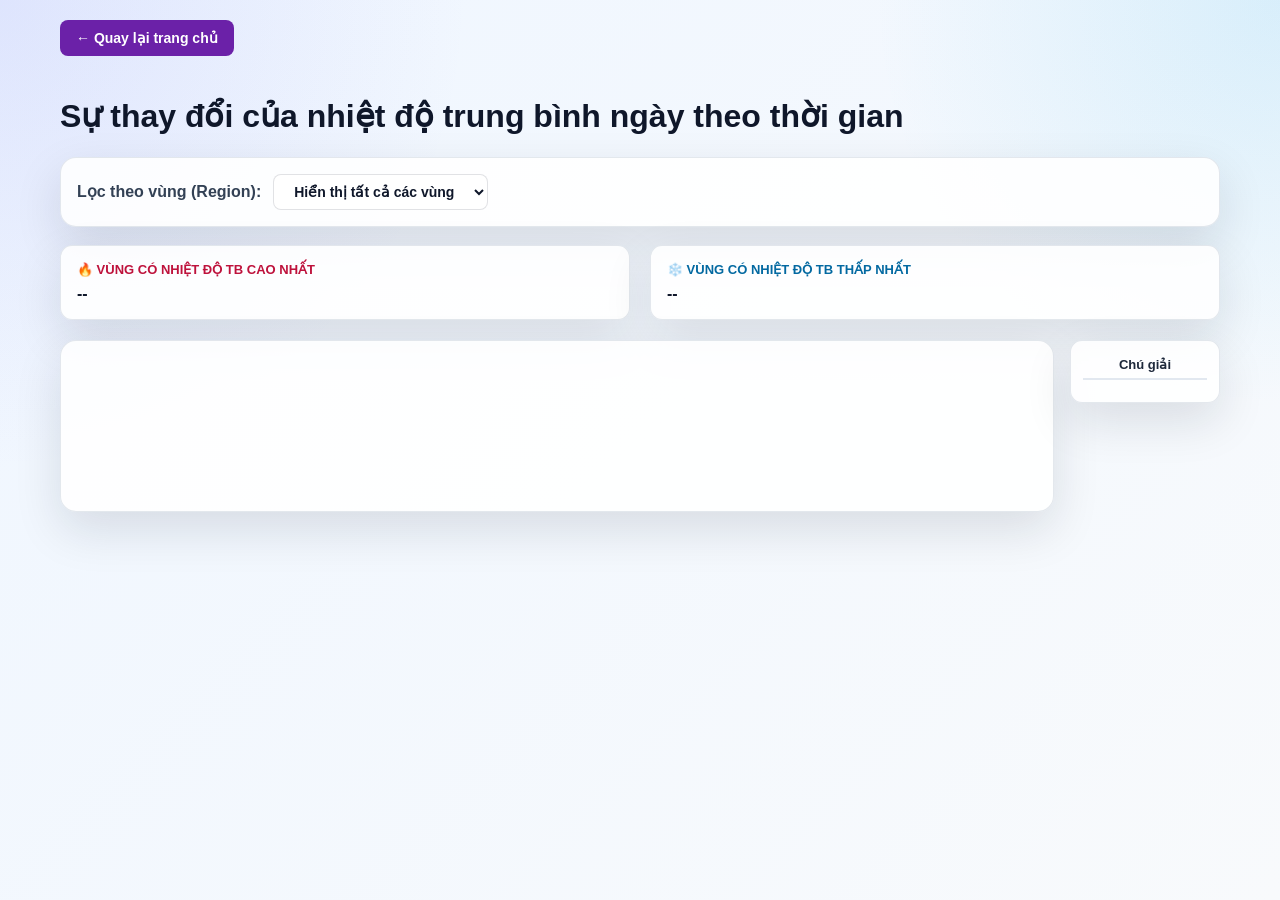
<file: task1.html>
<!doctype html>
<html lang="vi">
  <head>
    <meta charset="utf-8" />
    <meta name="viewport" content="width=device-width, initial-scale=1" />
    <title>Task 1 - Nhiệt độ trung bình theo thời gian và vùng</title>
    <script src="https://d3js.org/d3.v7.min.js"></script>
    <link rel="stylesheet" href="style.css" />
    <style>
      .chart-container {
        max-width: 1200px;
        margin: 0 auto;
        padding: 20px;
      }
      .back-link {
        display: inline-block;
        margin-bottom: 20px;
        padding: 10px 16px;
        background: #6b21a8;
        color: white;
        text-decoration: none;
        border-radius: 8px;
        font-size: 14px;
        font-weight: 600;
        transition: background 200ms ease;
      }
      .back-link:hover {
        background: #115e59;
      }
      .chart-controls {
        display: flex;
        align-items: center;
        gap: 12px;
        margin: 18px 0 18px;
        background: rgba(255, 255, 255, 0.88);
        padding: 16px;
        border-radius: 16px;
        border: 1px solid var(--surface-border, #e2e8f0);
        box-shadow: var(--shadow, 0 4px 6px -1px rgba(0,0,0,0.1));
      }
      .filter-select {
        border: 1px solid rgba(15, 23, 42, 0.12);
        border-radius: 8px;
        padding: 8px 16px;
        background: #fff;
        color: #0f172a;
        font-size: 14px;
        font-weight: 600;
        cursor: pointer;
        outline: none;
      }
      .summary-box {
        margin-bottom: 20px;
        display: flex;
        gap: 20px;
      }
      .stat-item {
        flex: 1;
        padding: 16px;
        border-radius: 12px;
        background: rgba(255, 255, 255, 0.88);
        border: 1px solid var(--surface-border, #e2e8f0);
        box-shadow: var(--shadow, 0 4px 6px -1px rgba(0,0,0,0.1));
      }
      
      .chart-body {
        display: flex;
        gap: 16px;
        align-items: flex-start;
      }
      .chart-svg-wrapper {
        flex: 1;
        min-width: 0; 
        background: rgba(255, 255, 255, 0.88);
        border-radius: 16px;
        border: 1px solid var(--surface-border, #e2e8f0);
        box-shadow: var(--shadow, 0 4px 6px -1px rgba(0,0,0,0.1));
        padding: 10px;
      }
      
      .legend-container {
        display: flex;
        flex-direction: column;
        gap: 10px;
        width: 150px; 
        flex-shrink: 0; 
        background: rgba(255, 255, 255, 0.88);
        padding: 16px 12px;
        border-radius: 12px;
        border: 1px solid var(--surface-border, #e2e8f0);
        box-shadow: var(--shadow, 0 4px 6px -1px rgba(0,0,0,0.1));
      }
      .legend-title {
        font-weight: 700;
        font-size: 13px; 
        color: #1e293b;
        margin-bottom: 6px;
        border-bottom: 2px solid #e2e8f0;
        padding-bottom: 6px;
        text-align: center;
      }
      .legend-item {
        display: flex;
        align-items: flex-start; 
        gap: 8px;
        font-size: 12px; 
        line-height: 1.4; 
        font-weight: 600;
        color: #334155;
        cursor: pointer;
        transition: opacity 200ms ease;
      }
      .legend-item:hover {
        opacity: 0.7;
      }
      .legend-color {
        width: 14px; 
        height: 14px;
        border-radius: 4px;
        flex-shrink: 0; 
        margin-top: 1px; 
      }
      
      .line {
        fill: none;
        stroke-width: 3;
        stroke-linecap: round;
        stroke-linejoin: round;
        transition: stroke-width 200ms ease, opacity 200ms ease;
        cursor: pointer;
      }
      .line:hover {
        stroke-width: 6;
      }
      .dot {
        stroke: #fff;
        stroke-width: 1.5;
        cursor: pointer;
        transition: all 120ms ease;
      }
      .dot:hover {
        stroke: #0f172a;
      }
      .dimmed {
        opacity: 0.1 !important;
      }
    </style>
  </head>
  <body>
    <div class="chart-container">
      <a href="index.html" class="back-link">← Quay lại trang chủ</a>
      
      <h1>Sự thay đổi của nhiệt độ trung bình ngày theo thời gian</h1>
      
      <div class="chart-controls">
        <label for="region-filter" style="font-weight: 600; color: #334155;">Lọc theo vùng (Region):</label>
        <select id="region-filter" class="filter-select">
          <option value="All">Hiển thị tất cả các vùng</option>
        </select>
      </div>

      <div class="summary-box">
        <div class="stat-item">
          <div id="highest-title" style="color: #be123c; font-weight: bold; font-size: 13px; text-transform: uppercase;">🔥 Vùng có nhiệt độ TB cao nhất</div>
          <div id="highest-val" style="font-size: 16px; font-weight: 700; margin-top: 8px;">--</div>
        </div>
        <div class="stat-item">
          <div id="lowest-title" style="color: #0369a1; font-weight: bold; font-size: 13px; text-transform: uppercase;">❄️ Vùng có nhiệt độ TB thấp nhất</div>
          <div id="lowest-val" style="font-size: 16px; font-weight: 700; margin-top: 8px;">--</div>
        </div>
      </div>

      <div class="chart-body">
        <div class="chart-svg-wrapper">
          <svg id="chart1" style="width: 100%; height: auto"></svg>
        </div>
        
        <div id="legend-container" class="legend-container">
          <div class="legend-title">Chú giải</div>
        </div>
      </div>
    </div>

    <div id="tooltip" style="position: absolute; opacity: 0; pointer-events: none; background: rgba(255, 255, 255, 0.95); padding: 12px; border-radius: 8px; box-shadow: 0 4px 6px rgba(0,0,0,0.1); border: 1px solid #e2e8f0; font-size: 13px; line-height: 1.5; z-index: 1000; transition: opacity 150ms ease;"></div>

    <script src="task1.js"></script>
  </body>
</html>
</file>
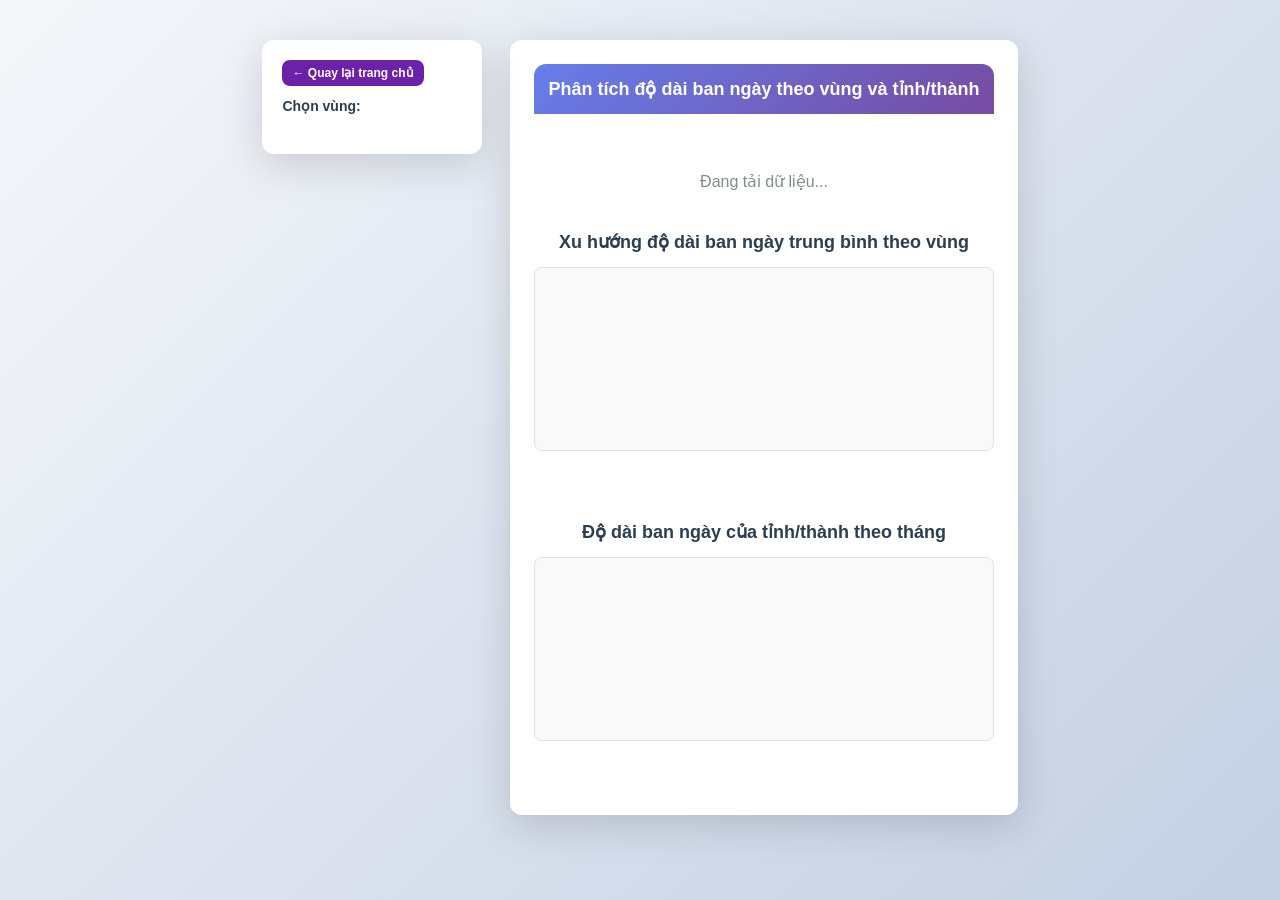
<file: task11.html>
<!doctype html>
<html lang="vi">
  <head>
    <meta charset="UTF-8" />
    <meta name="viewport" content="width=device-width, initial-scale=1.0" />

    <script src="https://d3js.org/d3.v7.min.js"></script>
    <style>
      * {
        margin: 0;
        padding: 0;
        box-sizing: border-box;
      }

      body {
        font-family: "Arial", sans-serif;
        background: linear-gradient(135deg, #f5f7fa 0%, #c3cfe2 100%);
        min-height: 100vh;
        padding: 40px; /* tăng lề ngoài */
        display: flex;
        gap: 28px;
      }

      .sidebar {
        width: 220px;
        background: white;
        border-radius: 12px;
        box-shadow: 0 10px 40px rgba(0, 0, 0, 0.15);
        padding: 20px;
        height: fit-content;
        position: sticky;
        top: 20px;
      }

      .container {
        max-width: 1000px; /* giới hạn chiều rộng để nội dung ngắn hơn */
        margin: 0 auto;
        display: flex;
        gap: 28px;
        align-items: flex-start;
      }

      .back-link {
        display: inline-block;
        margin: 0 0 12px 0;
        padding: 6px 10px;
        background: #6b21a8;
        color: white;
        text-decoration: none;
        border-radius: 8px;
        font-size: 12px;
        font-weight: 600;
      }
      .back-link:hover {
        background: #5a1a95;
      }

      .dashboard {
        flex: 1;
        background: white;
        border-radius: 12px;
        box-shadow: 0 10px 40px rgba(0, 0, 0, 0.15);
        padding: 24px; /* giảm padding để nội dung nhỏ gọn hơn */
      }

      .title {
        text-align: center;
        font-size: 26px;
        font-weight: bold;
        color: #2c3e50;
        margin-bottom: 20px;
      }

      .header {
        background: linear-gradient(135deg, #667eea 0%, #764ba2 100%);
        color: white;
        padding: 14px;
        text-align: center;
        border-top-left-radius: 12px;
        border-top-right-radius: 12px;
        font-size: 18px;
        margin-bottom: 18px; /* khoang cach giua header va noi dung */
        font-weight: 600;
      }

      .controls {
        display: flex;
        flex-direction: column;
        gap: 12px;
      }

      .filter-title {
        font-weight: bold;
        color: #2c3e50;
        font-size: 14px;
        margin-bottom: 8px;
      }

      .region-filter-bar {
        display: flex;
        flex-direction: column;
        gap: 8px;
      }

      .region-chip {
        padding: 8px 12px;
        border: 2px solid transparent;
        border-radius: 6px;
        color: white;
        font-size: 12px;
        font-weight: bold;
        cursor: pointer;
        opacity: 0.75;
        transition: all 0.25s ease;
        white-space: normal;
        text-align: center;
        width: 100%;
        word-break: break-word;
      }

      .region-chip:hover {
        opacity: 1;
        transform: translateY(-2px);
        box-shadow: 0 4px 10px rgba(0, 0, 0, 0.18);
      }

      .region-chip.active {
        opacity: 1;
        border: 2px solid #2c3e50;
        box-shadow: 0 0 0 3px rgba(44, 62, 80, 0.15);
      }

      .region-chip.all {
        background: #34495e;
      }

      button {
        padding: 10px 20px;
        background: #e74c3c;
        color: white;
        border: none;
        border-radius: 999px;
        cursor: pointer;
        font-weight: bold;
        transition: all 0.3s;
      }

      .control-group {
        display: flex;
        align-items: center;
        gap: 10px;
      }

      .control-group label {
        font-weight: bold;
        color: #2c3e50;
      }

      select {
        padding: 10px 15px;
        border: 2px solid #3498db;
        border-radius: 6px;
        font-size: 14px;
        background: white;
        cursor: pointer;
        transition: all 0.3s;
      }

      select:hover {
        border-color: #2980b9;
        box-shadow: 0 2px 8px rgba(52, 152, 219, 0.2);
      }

      button {
        padding: 10px 20px;
        background: #e74c3c;
        color: white;
        border: none;
        border-radius: 6px;
        cursor: pointer;
        font-weight: bold;
        transition: all 0.3s;
      }

      button:hover {
        background: #c0392b;
        transform: translateY(-2px);
        box-shadow: 0 4px 12px rgba(231, 76, 60, 0.3);
      }

      .chart-section {
        margin-bottom: 50px;
      }

      .chart-title {
        font-size: 18px;
        font-weight: bold;
        color: #2c3e50;
        margin-bottom: 14px;
        text-align: center;
      }

      .chart-wrapper {
        display: flex;
        justify-content: center;
        background: #f9f9f9;
        border-radius: 8px;
        padding: 16px;
        border: 1px solid #e0e0e0;
        overflow-x: auto;
      }

      svg {
        max-width: 100%;
        height: auto;
      }

      .tooltip {
        position: absolute;
        background: rgba(0, 0, 0, 0.9);
        color: white;
        padding: 12px 16px;
        border-radius: 6px;
        font-size: 13px;
        pointer-events: none;
        z-index: 1000;
        max-width: 300px;
        box-shadow: 0 4px 12px rgba(0, 0, 0, 0.3);
        line-height: 1.6;
        display: none;
      }

      /* Khi tooltip được pin bởi click cho phép bắt sự kiện chuột bên trong */
      .tooltip.pinned {
        pointer-events: auto;
      }

      .tooltip.show {
        display: block;
      }

      .grid-line {
        stroke: #e0e0e0;
        stroke-dasharray: 4;
        stroke-width: 0.8;
        opacity: 0.6;
      }

      .axis-label {
        font-size: 12px;
        fill: #555;
      }

      .axis-title {
        font-size: 14px;
        fill: #2c3e50;
        font-weight: bold;
      }

      .legend {
        display: flex;
        flex-wrap: wrap;
        justify-content: center;
        gap: 20px;
        margin-top: 20px;
        font-size: 13px;
      }

      .legend-item {
        display: flex;
        align-items: center;
        gap: 8px;
      }

      .legend-color {
        width: 12px;
        height: 12px;
        border-radius: 1px;
      }

      .error-message {
        background: #ffe0e0;
        color: #c0392b;
        padding: 15px;
        border-radius: 6px;
        margin-bottom: 20px;
        border-left: 4px solid #c0392b;
        text-align: center;
      }

      .loading {
        text-align: center;
        font-size: 16px;
        color: #7f8c8d;
        padding: 40px;
      }

      @media (max-width: 1024px) {
        body {
          flex-direction: column;
        }

        .sidebar {
          width: 100%;
          position: relative;
          top: 0;
          display: flex;
          gap: 12px;
        }

        .controls {
          flex-direction: row;
          flex-wrap: wrap;
          align-items: center;
        }

        .region-filter-bar {
          flex-direction: row;
          flex-wrap: wrap;
        }
      }

      @media (max-width: 768px) {
        .dashboard {
          padding: 20px;
        }

        .title {
          font-size: 24px;
        }

        .control-group {
          width: 100%;
        }

        select,
        button {
          width: 100%;
        }
      }
    </style>
  </head>
  <body>
    <div class="container">
      <div class="sidebar">
        <a href="index.html" class="back-link">← Quay lại trang chủ</a>
        <div class="controls">
          <div class="filter-title">Chọn vùng:</div>

          <div id="region-filter-bar" class="region-filter-bar">
            <!-- D3 sẽ tự render các nút filter ở đây -->
          </div>
        </div>
      </div>

      <div class="dashboard">
        <div class="header">
          Phân tích độ dài ban ngày theo vùng và tỉnh/thành
        </div>

      <div id="error-container"></div>
      <div id="loading" class="loading">Đang tải dữ liệu...</div>

      <div class="chart-section">
        <div class="chart-title">
          Xu hướng độ dài ban ngày trung bình theo vùng
        </div>
        <div class="chart-wrapper">
          <svg id="line-chart"></svg>
        </div>
        <div id="line-legend" class="legend"></div>
      </div>

      <div class="chart-section">
        <div class="chart-title">Độ dài ban ngày của tỉnh/thành theo tháng</div>
        <div class="chart-wrapper">
          <svg id="heatmap-chart"></svg>
        </div>
      </div>
    </div>

    <div id="tooltip" class="tooltip"></div>

    <script>
      // ============================================
      // CONFIGURATION
      // ============================================

      const lineChartWidth = 700;
      const lineChartHeight = 400;
      const lineChartMargin = {
        top: 30, 
        right: 30,
        bottom: 70,
        left: 60,
      };

      // kich thuoc heatmap
      const heatmapChartWidth = 700;
      const heatmapChartHeight = 1000;
      const heatmapChartMargin = {
        top: 50,
        right: 30,
        bottom: 60,
        left: 100,
      };

      // Định nghĩa tháng
      const months = [
        "Tháng 1",
        "Tháng 2",
        "Tháng 3",
        "Tháng 4",
        "Tháng 5",
        "Tháng 6",
        "Tháng 7",
        "Tháng 8",
        "Tháng 9",
        "Tháng 10",
        "Tháng 11",
        "Tháng 12",
      ];
      const monthNumbers = [1, 2, 3, 4, 5, 6, 7, 8, 9, 10, 11, 12];
      const monthNumberToName = {
        1: "Tháng 1",
        2: "Tháng 2",
        3: "Tháng 3",
        4: "Tháng 4",
        5: "Tháng 5",
        6: "Tháng 6",
        7: "Tháng 7",
        8: "Tháng 8",
        9: "Tháng 9",
        10: "Tháng 10",
        11: "Tháng 11",
        12: "Tháng 12",
      };

      let rawData = [];
      let lineData = [];
      let heatmapData = [];
      let allRegions = [];
      let currentSelectedRegion = "";
      let regionColorScale = d3.scaleOrdinal(d3.schemeDark2);
      const tooltip = d3.select("#tooltip");

      // Tooltip pin state: khi người dùng click để giữ tooltip
      let tooltipPinned = false;
      let pinnedElement = null;

      /**
       * Hiển thị tooltip. Nếu options.pinned=true thì tooltip được giữ khi click
       * options.element: DOM element được pin (dùng để highlight)
       */
      function showTooltip(event, content, options = {}) {
        const pinned = !!options.pinned;
        tooltip.html(content).classed("show", true);
        if (pinned) {
          tooltip.classed("pinned", true);
          tooltipPinned = true;
          pinnedElement = options.element || null;
        } else {
          tooltip.classed("pinned", false);
        }
        updateTooltipPosition(event);
      }

      /**
       * Ẩn tooltip. Nếu đang pinned thì chỉ ẩn khi force=true
       */
      function hideTooltip(force = false) {
        if (tooltipPinned && !force) return; // giữ nếu không bị force
        tooltip.classed("show", false).classed("pinned", false);
        tooltipPinned = false;

        if (pinnedElement) {
          const node = d3.select(pinnedElement);
          node.attr("data-pinned", null);
          const tag =
            pinnedElement.tagName && pinnedElement.tagName.toLowerCase();
          if (tag === "rect") {
            node.attr("stroke", "white").attr("stroke-width", 1);
          } else if (tag === "circle") {
            node
              .attr("r", 3)
              .attr("opacity", 0.6)
              .attr("stroke", null)
              .attr("stroke-width", null);
          } else {
            node.style("outline", null);
          }
          pinnedElement = null;
        }

        // Khôi phục trạng thái dimming của các chart khi tooltip được đóng
        resetDimming();
      }

      /**
       * Áp styles cho phần tử được pin
       */
      function highlightPinned(el) {
        const sel = d3.select(el);
        sel.attr("data-pinned", "true");
        const tag = el.tagName && el.tagName.toLowerCase();
        if (tag === "rect") {
          sel.attr("stroke", "black").attr("stroke-width", 2);
        } else if (tag === "circle") {
          sel
            .attr("r", 6)
            .attr("opacity", 1)
            .attr("stroke", "black")
            .attr("stroke-width", 1.5);
        } else {
          sel.style("outline", "2px solid #333");
        }
        // Lưu ý: dimming sẽ được gọi từ handler click trước khi áp style pin,
        // để tránh updateLineChart() ghi đè style của phần tử được pin.
      }

      /**
       * Dim (làm mờ) các phần tử khác khi 1 phần tử được chọn (pin)
       */
      function dimOtherElements(el) {
        const tag = el.tagName && el.tagName.toLowerCase();

        // Nếu click trên ô heatmap -> làm mờ các ô khác, đồng thời highlight line tương ứng vùng
        if (tag === "rect") {
          // dim tất cả ô, nổi bật ô được click
          d3.selectAll(".heatmap-cell")
            .transition()
            .duration(300)
            .attr("opacity", function () {
              return this === el ? 1 : 0.15;
            });

          // Cross-highlight: dim dòng/điểm line chart theo vùng của ô
          const region =
            d3.select(el).attr("data-region") ||
            (d3.select(el).datum() && d3.select(el).datum().region);
          if (region) updateLineChart(region);
          return;
        }

        // Nếu click trên 1 điểm (circle) trong line chart -> làm mờ các dòng/điểm khác
        if (tag === "circle") {
          const region =
            d3.select(el).attr("data-region") ||
            (d3.select(el).datum() && d3.select(el).datum().region);
          if (region) {
            // Sử dụng updateLineChart để dim lines/circles không cùng vùng
            updateLineChart(region);

            // Đồng thời làm mờ ô heatmap không cùng vùng
            d3.selectAll(".heatmap-cell")
              .transition()
              .duration(300)
              .attr("opacity", function (d) {
                const r =
                  (d && d.region) || d3.select(this).attr("data-region");
                return r === region ? 1 : 0.15;
              });
            return;
          }
        }

        // Mặc định: làm mờ tất cả các phần tử khác
        d3.selectAll(".heatmap-cell")
          .transition()
          .duration(300)
          .attr("opacity", function () {
            return this === el ? 1 : 0.15;
          });
        d3.selectAll(".line").transition().duration(300).attr("opacity", 0.15);
        d3.selectAll(".circle")
          .transition()
          .duration(300)
          .attr("opacity", 0.15);
      }

      /**
       * Khôi phục trạng thái hiển thị mặc định cho các chart
       */
      function resetDimming() {
        // Heatmap
        d3.selectAll(".heatmap-cell")
          .transition()
          .duration(300)
          .attr("opacity", 1)
          .attr("stroke", "white")
          .attr("stroke-width", 1);

        // Line chart: nếu có filter vùng đang áp dụng (currentSelectedRegion), giữ trạng thái filter đó
        if (currentSelectedRegion !== "") {
          updateLineChart(currentSelectedRegion);
        } else {
          d3.selectAll(".line")
            .transition()
            .duration(300)
            .attr("opacity", 0.7)
            .attr("stroke-width", 2);
          d3.selectAll(".circle")
            .transition()
            .duration(300)
            .attr("opacity", 0.6)
            .attr("r", 3);
        }
      }

      // Bấm ra ngoài sẽ ẩn tooltip nếu đang pin
      document.addEventListener("click", (event) => {
        if (!tooltipPinned) return;
        const tooltipNode = tooltip.node();
        if (tooltipNode && tooltipNode.contains(event.target)) return; // click bên trong tooltip -> không ẩn
        hideTooltip(true);
      });

      // ESC để đóng tooltip khi đang pin
      document.addEventListener("keydown", (e) => {
        if (e.key === "Escape") hideTooltip(true);
      });

      // ============================================
      // UTILITY FUNCTIONS
      // ============================================
      function parseDateFlexible(dateStr) {
        if (!dateStr || typeof dateStr !== "string") return null;

        const value = dateStr.trim();

        const parsers = [
          d3.timeParse("%m/%d/%Y"),
          d3.timeParse("%-m/%-d/%Y"),
          d3.timeParse("%Y-%m-%d"),
          d3.timeParse("%d/%m/%Y"),
          d3.timeParse("%-d/%-m/%Y"),
        ];

        for (const parser of parsers) {
          const parsed = parser(value);
          if (parsed) return parsed;
        }

        const fallback = new Date(value);
        if (!Number.isNaN(fallback.getTime())) return fallback;

        return null;
      }
      /**
       * Chuyển đổi thời gian HH:MM:SS hoặc HH:MM thành số phút trong ngày
       */
      function parseTimeToMinutes(timeStr) {
        if (!timeStr || typeof timeStr !== "string") return null;

        let value = timeStr.trim();

        // Chuẩn hóa khoảng trắng
        value = value.replace(/\s+/g, " ");

        // Bắt định dạng: 6:12 AM, 06:12 PM, 18:12, 18:12:00
        const match = value.match(
          /^(\d{1,2}):(\d{2})(?::(\d{2}))?\s*(AM|PM|am|pm)?$/,
        );

        if (!match) return null;

        let hours = parseInt(match[1], 10);
        const minutes = parseInt(match[2], 10);
        const ampm = match[4] ? match[4].toUpperCase() : null;

        if (Number.isNaN(hours) || Number.isNaN(minutes)) return null;
        if (minutes < 0 || minutes > 59) return null;

        if (ampm) {
          if (ampm === "AM" && hours === 12) hours = 0;
          if (ampm === "PM" && hours !== 12) hours += 12;
        }

        if (hours < 0 || hours > 23) return null;

        return hours * 60 + minutes;
      }

      /**
       * Tính độ dài ban ngày (giờ)
       */
      function calculateDayLength(sunriseStr, sunsetStr) {
        const sunriseMin = parseTimeToMinutes(sunriseStr);
        const sunsetMin = parseTimeToMinutes(sunsetStr);

        if (sunriseMin === null || sunsetMin === null) return null;
        if (sunsetMin <= sunriseMin) return null;

        return (sunsetMin - sunriseMin) / 60; // chuyển sang giờ
      }

      /**
       * Tải dữ liệu từ CSV
       */
      async function loadData() {
        const possiblePaths = ["./df_weather_fixed_utf8.csv"];

        const requiredColumns = [
          "Date",
          "Location.Region",
          "Location.Name",
          "Astro.Sunrise",
          "Astro.Sunset",
        ];

        let data = null;
        let loadedPath = null;
        let lastError = null;

        try {
          for (const path of possiblePaths) {
            try {
              console.log("Đang thử tải dữ liệu từ:", path);
              const testData = await d3.csv(path);

              if (testData && testData.length > 0) {
                data = testData;
                loadedPath = path;
                break;
              }
            } catch (error) {
              lastError = error;
              console.warn("Không tải được từ:", path, error);
            }
          }

          if (!data || data.length === 0) {
            throw new Error(
              `Không thể tải CSV từ các đường dẫn đã thử. Hãy kiểm tra vị trí file hoặc chạy bằng Live Server.`,
            );
          }

          console.log("Tải dữ liệu thành công từ:", loadedPath);
          console.log("Số dòng CSV gốc:", data.length);
          console.log("Các cột hiện có:", Object.keys(data[0]));

          const missingColumns = requiredColumns.filter(
            (col) => !(col in data[0]),
          );

          if (missingColumns.length > 0) {
            throw new Error(
              `File CSV thiếu cột bắt buộc: ${missingColumns.join(", ")}.`,
            );
          }

          let invalidDateCount = 0;
          let invalidTimeCount = 0;
          let invalidLocationCount = 0;

          rawData = data
            .map((d) => {
              const date = parseDateFlexible(d["Date"]);

              if (!date) {
                invalidDateCount++;
                return null;
              }

              const region = d["Location.Region"]?.trim();
              const location = d["Location.Name"]?.trim();

              if (!region || !location) {
                invalidLocationCount++;
                return null;
              }

              const dayLength = calculateDayLength(
                d["Astro.Sunrise"],
                d["Astro.Sunset"],
              );

              if (dayLength === null) {
                invalidTimeCount++;
                return null;
              }

              return {
                date: date,
                region: region,
                location: location,
                dayLength: dayLength,
                sunrise: d["Astro.Sunrise"],
                sunset: d["Astro.Sunset"],
                month: monthNumberToName[date.getMonth() + 1],
                monthNum: date.getMonth() + 1,
              };
            })
            .filter((d) => d !== null);

          console.log("Tổng bản ghi hợp lệ:", rawData.length);
          console.log("Lỗi ngày:", invalidDateCount);
          console.log("Lỗi sunrise/sunset:", invalidTimeCount);
          console.log("Lỗi vùng/tỉnh:", invalidLocationCount);
          console.log("Dữ liệu mẫu sau xử lý:", rawData.slice(0, 5));

          if (rawData.length === 0) {
            throw new Error(
              `Không có bản ghi hợp lệ sau khi xử lý. Có thể dữ liệu ngày hoặc giờ không đúng định dạng.`,
            );
          }

          return true;
        } catch (error) {
          console.error("Lỗi khi tải hoặc xử lý dữ liệu:", error);

          let errorMsg = error.message;

          if (
            lastError &&
            String(lastError.message).includes("Failed to fetch")
          ) {
            errorMsg =
              "Không thể tải file CSV. Hãy chạy project bằng Live Server và kiểm tra lại đường dẫn file CSV.";
          }

          d3.select("#error-container").html(`
            <div class="error-message">
                <strong>Lỗi:</strong> ${errorMsg}
                <br/>
                <small>
                Các đường dẫn đã thử:
                <br/>
                ${possiblePaths.join("<br/>")}
                </small>
            </div>
            `);

          return false;
        }
      }

      /**
       * Aggregate dữ liệu cho Line Chart
       */
      function aggregateLineData(data) {
        const aggregated = d3.rollup(
          data,
          (v) => d3.mean(v, (d) => d.dayLength),
          (d) => d.month,
          (d) => d.region,
        );

        const result = [];
        aggregated.forEach((monthData, month) => {
          monthData.forEach((avgDayLength, region) => {
            result.push({
              month: month,
              region: region,
              avgDayLength: avgDayLength,
            });
          });
        });

        // Sắp xếp theo tháng
        result.sort((a, b) => {
          const monthOrderA = months.indexOf(a.month);
          const monthOrderB = months.indexOf(b.month);
          const monthOrder = monthOrderA - monthOrderB;
          return monthOrder !== 0
            ? monthOrder
            : a.region.localeCompare(b.region);
        });

        return result;
      }

      /**
       * Aggregate dữ liệu cho Heatmap
       */
      function aggregateHeatmapData(data) {
        const aggregated = d3.rollup(
          data,
          (v) => d3.mean(v, (d) => d.dayLength),
          (d) => d.month,
          (d) => d.location,
          (d) => d.region,
        );

        const result = [];
        aggregated.forEach((monthData, month) => {
          monthData.forEach((locationData, location) => {
            locationData.forEach((avgDayLength, region) => {
              result.push({
                month: month,
                location: location,
                region: region,
                avgDayLength: avgDayLength,
              });
            });
          });
        });

        return result;
      }

      /**
       * Vẽ Line Chart
       */
      function drawLineChart() {
        const lineChart = d3.select("#line-chart");
        lineChart.selectAll("*").remove();

        const chartWidth =
          lineChartWidth - lineChartMargin.left - lineChartMargin.right;
        const chartHeight =
          lineChartHeight - lineChartMargin.top - lineChartMargin.bottom;

        const svg = lineChart
          .attr("width", lineChartWidth)
          .attr("height", lineChartHeight)
          .style("background", "#ffffff");

        const g = svg
          .append("g")
          .attr(
            "transform",
            `translate(${lineChartMargin.left},${lineChartMargin.top})`,
          );

        // Scales
        const xScale = d3
          .scalePoint()
          .domain(months)
          .range([0, chartWidth])
          .padding(0.5);

        const yMin = d3.min(lineData, (d) => d.avgDayLength) - 1;
        const yMax = d3.max(lineData, (d) => d.avgDayLength) + 1;
        const yScale = d3
          .scaleLinear()
          .domain([yMin, yMax])
          .range([chartHeight, 0]);

        const regions = Array.from(new Set(lineData.map((d) => d.region)));
        regionColorScale.domain(allRegions);
        const colorScale = regionColorScale;

        // Grid lines
        g.append("g")
          .attr("class", "grid")
          .call(
            d3
              .axisLeft(yScale)
              .tickSize(-chartWidth)
              .tickFormat("")
              .tickSizeOuter(0),
          )
          .selectAll("line")
          .attr("class", "grid-line");

        // X Axis
        g.append("g")
          .attr("transform", `translate(0,${chartHeight})`)
          .call(d3.axisBottom(xScale))
            .selectAll("text")
            .attr("font-size", "10px");

        // Y Axis
        g.append("g")
          .call(d3.axisLeft(yScale).tickFormat((d) => d.toFixed(0)))
          .selectAll("text")
          .attr("font-size", "12px");

        // X Axis Label
        svg
          .append("text")
          .attr("class", "axis-title")
          .attr("x", lineChartWidth / 2)
          .attr("y", lineChartHeight - 30)
          .attr("text-anchor", "middle")
          .text("Tháng");

        // Y Axis Label
        svg
          .append("text")
          .attr("class", "axis-title")
          .attr("transform", "rotate(-90)")
          .attr("x", -lineChartHeight / 2 - lineChartMargin.top - 50)
          .attr("y", 20)
          .attr("text-anchor", "start") 
          .text("Độ dài ban ngày trung bình (giờ)");

        // Lines
        regions.forEach((region) => {
          const regionData = lineData.filter((d) => d.region === region);

          const line = d3
            .line()
            .x((d) => xScale(d.month))
            .y((d) => yScale(d.avgDayLength));

          const lineGroup = g
            .append("g")
            .attr("class", "line-group")
            .attr("data-region", region);

          lineGroup
            .append("path")
            .attr("class", "line")
            .attr("d", line(regionData))
            .attr("stroke", colorScale(region))
            .attr("stroke-width", 2)
            .attr("fill", "none")
            .attr("opacity", 0.7)
              .on("mouseover", function (event) {
              if (tooltipPinned) return; // không override khi tooltip đang pinned
              // Highlight line này
              lineChart.selectAll(".line").attr("opacity", 0.2);
              d3.select(this).attr("opacity", 1).attr("stroke-width", 3);

              // Highlight circles
              lineChart.selectAll(".circle").attr("opacity", 0.1).attr("r", 3);
              lineChart
                .selectAll(`.circle[data-region="${region}"]`)
                .attr("opacity", 1)
                .attr("r", 5);
            })
            .on("mouseout", function (event) {
              if (tooltipPinned) return; // không override khi tooltip đang pinned
              // Reset
              lineChart
                .selectAll(".line")
                .attr("opacity", (d, i) =>
                  currentSelectedRegion === ""
                    ? 0.7
                    : regions[i] === currentSelectedRegion
                      ? 1
                      : 0.2,
                )
                .attr("stroke-width", 2);

              lineChart
                .selectAll(".circle")
                .attr("opacity", (d) =>
                  currentSelectedRegion === ""
                    ? 0.6
                    : d.region === currentSelectedRegion
                      ? 0.8
                      : 0.1,
                )
                .attr("r", 3);
            });

          // Circles
          lineGroup
            .selectAll(".circle")
            .data(regionData)
            .enter()
            .append("circle")
            .attr("class", "circle")
            .attr("data-region", region)
            .attr("cx", (d) => xScale(d.month))
            .attr("cy", (d) => yScale(d.avgDayLength))
            .attr("r", 3)
            .attr("fill", colorScale(region))
            .attr("opacity", 0.6)
            .on("mouseover", function (event, d) {
              if (tooltipPinned) return; // không override khi tooltip đang pinned
              d3.select(this).attr("r", 5).attr("opacity", 1);
              showTooltip(
                event,
                `<strong>${d.region}</strong><br/>Tháng: ${d.month}<br/>Độ dài: ${d.avgDayLength.toFixed(
                  2,
                )} giờ`,
              );
            })
            .on("mouseout", function (event, d) {
              // Nếu phần tử này đang được pin thì không reset hoặc ẩn tooltip
              if (d3.select(this).attr("data-pinned") === "true") return;
              d3.select(this)
                .attr("r", 3)
                .attr("opacity", (d) =>
                  currentSelectedRegion === ""
                    ? 0.6
                    : d.region === currentSelectedRegion
                      ? 0.8
                      : 0.1,
                );
              hideTooltip();
            })
            .on("click", function (event, d) {
              event.stopPropagation();
              const el = this;
              const content = `<strong>${d.region}</strong><br/>Tháng: ${d.month}<br/>Độ dài: ${d.avgDayLength.toFixed(
                2,
              )} giờ`;

              if (tooltipPinned && pinnedElement === el) {
                hideTooltip(true);
                return;
              }

              hideTooltip(true);
              showTooltip(event, content, { pinned: true, element: el });
              // Dim các phần tử khác trước, sau đó áp style cho phần tử được pin
              dimOtherElements(el);
              highlightPinned(el);
            })
            .on("mousemove", updateTooltipPosition);
        });

        // Legend
        const legend = d3.select("#line-legend");
        legend.selectAll("*").remove();

        regions.forEach((region) => {
          const legendItem = legend.append("div").attr("class", "legend-item");

          legendItem
            .append("div")
            .attr("class", "legend-color")
            .style("background-color", colorScale(region));

          legendItem.append("span").text(region);
        });
      }

      /**
       * Cập nhật Line Chart theo filter
       */
      function updateLineChart(selectedRegion) {
        const lineChart = d3.select("#line-chart");

        if (selectedRegion === "") {
          lineChart
            .selectAll(".line")
            .transition()
            .duration(600)
            .attr("opacity", 0.7)
            .attr("stroke-width", 2);

          lineChart
            .selectAll(".circle")
            .transition()
            .duration(600)
            .attr("opacity", 0.6)
            .attr("r", 3);
        } else {
          lineChart
            .selectAll(".line-group")
            .select(".line")
            .transition()
            .duration(600)
            .attr("opacity", function () {
              const region = d3.select(this.parentNode).attr("data-region");
              return region === selectedRegion ? 1 : 0.15;
            })
            .attr("stroke-width", function () {
              const region = d3.select(this.parentNode).attr("data-region");
              return region === selectedRegion ? 3.5 : 2;
            });

          lineChart
            .selectAll(".circle")
            .transition()
            .duration(600)
            .attr("opacity", (d) => (d.region === selectedRegion ? 0.9 : 0.08))
            .attr("r", (d) => (d.region === selectedRegion ? 5 : 3));
        }
      }

      /**
       * Attach tooltip events to heatmap cells
       */
      function attachHeatmapCellEvents() {
        d3.selectAll(".heatmap-cell")
          .on("mouseover", function (event, d) {
            if (tooltipPinned) return; // không override khi tooltip đang pinned
            d3.select(this).attr("stroke", "black").attr("stroke-width", 2);
            showTooltip(
              event,
              `<strong>${d.location}</strong><br/>Vùng: ${d.region}<br/>Tháng: ${
                d.monthNum || months.indexOf(d.month) + 1
              }<br/>Độ dài: ${d.avgDayLength.toFixed(2)} giờ`,
            );
          })
          .on("mouseout", function (event, d) {
            // Nếu ô này đang được pin thì không reset hoặc ẩn tooltip
            if (d3.select(this).attr("data-pinned") === "true") return;
            d3.select(this).attr("stroke", "white").attr("stroke-width", 1);
            hideTooltip();
          })
          .on("click", function (event, d) {
            // Ngăn propagation để listener document không nhận click này
            event.stopPropagation();
            const el = this;
            const content = `<strong>${d.location}</strong><br/>Vùng: ${d.region}<br/>Tháng: ${
              d.monthNum || months.indexOf(d.month) + 1
            }<br/>Độ dài: ${d.avgDayLength.toFixed(2)} giờ`;

            if (tooltipPinned && pinnedElement === el) {
              hideTooltip(true);
              return;
            }

            // Ẩn tooltip hiện tại rồi hiện tooltip mới ở trạng thái pinned
            hideTooltip(true);
            showTooltip(event, content, { pinned: true, element: el });
            // Dim các phần tử khác trước, sau đó áp style cho phần tử được pin
            dimOtherElements(el);
            highlightPinned(el);
          })
          .on("mousemove", updateTooltipPosition);
      }

      /**
       * Initialize heatmap SVG structure (called once on first render)
       */
      function initHeatmapSVG() {
        const heatmapChart = d3.select("#heatmap-chart");

        // Only initialize if not already done
        if (!heatmapChart.select(".chart-group").empty()) {
          return; // Already initialized
        }

        const svg = heatmapChart
          .attr("width", heatmapChartWidth)
          .attr("height", heatmapChartHeight)
          .style("background", "#ffffff");

        // Create persistent groups
        svg.append("g").attr("class", "chart-group");
        svg.append("g").attr("class", "x-axis-group");
        svg.append("g").attr("class", "y-axis-group");
        svg.append("g").attr("class", "legend-group");
        svg.append("text").attr("class", "x-axis-label");
        svg.append("text").attr("class", "empty-message");
      }

      /**
       * Vẽ Heatmap với smooth transitions using Enter-Update-Exit pattern
       */
      function drawHeatmap() {
        const heatmapChart = d3.select("#heatmap-chart");

        // Initialize SVG structure on first call
        initHeatmapSVG();

        let filteredHeatmapData = heatmapData;
        if (currentSelectedRegion !== "") {
          filteredHeatmapData = heatmapData.filter(
            (d) => d.region === currentSelectedRegion,
          );
        }

        // Handle empty state
        if (filteredHeatmapData.length === 0) {
          // Hide chart groups
          heatmapChart.select(".chart-group").style("display", "none");
          heatmapChart.select(".x-axis-group").style("display", "none");
          heatmapChart.select(".y-axis-group").style("display", "none");
          heatmapChart.select(".legend-group").style("display", "none");

          // Show empty message
          heatmapChart
            .select(".empty-message")
            .style("display", "block")
            .attr("x", heatmapChartWidth / 2)
            .attr("y", 100)
            .attr("text-anchor", "middle")
            .attr("font-size", "14px")
            .attr("fill", "#999")
            .text("Không có dữ liệu cho vùng được chọn");
          return;
        }

        // Show chart groups
        heatmapChart.select(".chart-group").style("display", null);
        heatmapChart.select(".x-axis-group").style("display", null);
        heatmapChart.select(".y-axis-group").style("display", null);
        heatmapChart.select(".legend-group").style("display", null);
        heatmapChart.select(".empty-message").style("display", "none");

        const locations = Array.from(new Set(filteredHeatmapData.map((d) => d.location))).sort();
        const cellSize = 40; 

        // 1. Tính chiều cao vùng vẽ đồ thị bằng số lượng tỉnh thực tế * kích thước ô
        const chartHeight = locations.length * cellSize; 

        // 2. Chiều cao tổng của SVG bao gồm vùng vẽ + lề trên/dưới + khoảng trống cho trục X & Legend
        const newHeatmapHeight = chartHeight + heatmapChartMargin.top + heatmapChartMargin.bottom + 120;

        const chartWidth = heatmapChartWidth - heatmapChartMargin.left - heatmapChartMargin.right;

        // Transition SVG height
        heatmapChart
          .transition()
          .duration(600)
          .attr("height", newHeatmapHeight);

        // Scales
        const monthsInData = Array.from(
          new Set(filteredHeatmapData.map((d) => d.monthNum || d.month)),
        );
        const monthsForXAxis = monthsInData.map((m) =>
          typeof m === "number" ? m : months.indexOf(m) + 1,
        );
        monthsForXAxis.sort((a, b) => a - b);

        const xScale = d3
          .scaleBand()
          .domain(monthsForXAxis.map(String))
          .range([0, chartWidth])
          .padding(0.05);

        const yScale = d3
          .scaleBand()
          .domain(locations)
          .range([0, chartHeight])
          .padding(0.1);

        const colorMin = d3.min(filteredHeatmapData, (d) => d.avgDayLength);
        const colorMax = d3.max(filteredHeatmapData, (d) => d.avgDayLength);
        const colorScale = d3
          .scaleLinear()
          .domain([colorMin, colorMax])
          .range(["#fff7fb", "#c51b7d"]);

        // Update chart group position
        const g = heatmapChart.select(".chart-group");
        g.transition()
          .duration(600)
          .attr(
            "transform",
            `translate(${heatmapChartMargin.left},${heatmapChartMargin.top})`,
          );

        // ============================================
        // ENTER-UPDATE-EXIT PATTERN FOR HEATMAP CELLS
        // ============================================
        const cells = g
          .selectAll(".heatmap-cell")
          .data(
            filteredHeatmapData,
            (d) => `${d.location}-${d.monthNum || months.indexOf(d.month) + 1}`,
          );

        // EXIT: Fade out and remove cells no longer in filtered data
        cells.exit().transition().duration(400).attr("opacity", 0).remove();

        // ENTER + UPDATE: Add new cells and update existing ones
        cells
          .enter()
          .append("rect")
          .attr("class", "heatmap-cell")
          .attr("data-region", (d) => d.region)
          .attr("x", (d) =>
            xScale(String(d.monthNum || months.indexOf(d.month) + 1)),
          )
          .attr("y", (d) => yScale(d.location))
          .attr("width", xScale.bandwidth())
          .attr("height", cellSize)
          .attr("fill", (d) => colorScale(d.avgDayLength))
          .attr("stroke", "white")
          .attr("stroke-width", 1)
          .attr("opacity", 0)
          .merge(cells)
          .transition()
          .duration(600)
          .attr("opacity", 1)
          .attr("x", (d) =>
            xScale(String(d.monthNum || months.indexOf(d.month) + 1)),
          )
          .attr("y", (d) => yScale(d.location))
          .attr("width", xScale.bandwidth())
          .attr("height", cellSize)
          .attr("fill", (d) => colorScale(d.avgDayLength));

        // Reattach events after transition completes
        heatmapChart
          .selectAll(".heatmap-cell")
          .on("end", attachHeatmapCellEvents);
        // Also attach immediately for instant interactivity
        attachHeatmapCellEvents();

        // ============================================
        // UPDATE X AXIS
        // ============================================
        const xAxisGroup = heatmapChart.select(".x-axis-group");
        xAxisGroup
          .transition()
          .duration(600)
          .attr(
            "transform",
            `translate(${heatmapChartMargin.left},${heatmapChartMargin.top + chartHeight})`,
          )
          .call(d3.axisBottom(xScale))
          .selectAll("text")
          .attr("font-size", "11px")
          .attr("text-anchor", "middle")
          .attr("dy", "0.71em");

        // ============================================
        // UPDATE Y AXIS
        // ============================================
        const yAxisGroup = heatmapChart.select(".y-axis-group");
        yAxisGroup
          .transition()
          .duration(600)
          .attr(
            "transform",
            `translate(${heatmapChartMargin.left},${heatmapChartMargin.top})`,
          )
          .call(d3.axisLeft(yScale))
          .selectAll("text")
          .attr("font-size", "11px")
          .attr("text-anchor", "end");

        // ============================================
        // UPDATE X AXIS LABEL
        // ============================================
        heatmapChart
          .select(".x-axis-label")
          .transition()
          .duration(600)
          .attr("x", heatmapChartMargin.left + chartWidth / 2)
          .attr("y", newHeatmapHeight - 140)
          .attr("text-anchor", "middle")
          .attr("font-size", "13px")
          .text("Tháng");

        // ============================================
        // UPDATE LEGEND
        // ============================================
        const legendGroup = heatmapChart.select(".legend-group");
        legendGroup.selectAll(".legend-rect").remove();
        legendGroup.selectAll("text").remove();

        const legendHeight = 20;
        const legendWidth = 200;
        const legendX = heatmapChartMargin.left + 40;
        const legendY = 25; 

        const legendScale = d3
          .scaleLinear()
          .domain([colorMin, colorMax])
          .range([0, legendWidth]);

        legendGroup.attr("transform", `translate(${legendX},${legendY})`);

        legendGroup
          .selectAll(".legend-rect")
          .data(
            d3.range(0, legendWidth, 2).map((d) => ({
              x: d, 
              value: legendScale.invert(d),
            })),
          )
          .enter()
          .append("rect")
          .attr("class", "legend-rect")
          .attr("x", (d) => d.x)
          .attr("y", -legendHeight)
          .attr("width", 2)
          .attr("height", legendHeight)
          .attr("fill", (d) => colorScale(d.value));

        legendGroup
          .append("text")
          .attr("x", -10)
          .attr("y", -5)
          .attr("font-size", "12px")
          .attr("text-anchor", "end")
          .text("Độ dài ban ngày (giờ)");
      }

      /**
       * Cập nhật Heatmap theo filter với animation
       */
      function updateHeatmap(selectedRegion) {
        currentSelectedRegion = selectedRegion;
        drawHeatmap();
      }

      // Tooltip functions are defined earlier (with pinned support)

      /**
       * Cập nhật vị trí tooltip
       */
      function updateTooltipPosition(event) {
        const x = event.pageX + 10;
        const y = event.pageY + 10;
        tooltip.style("left", x + "px").style("top", y + "px");
      }

      /**
       * Cập nhật dashboard
       */
      function updateDashboard(selectedRegion) {
        // Khi chuyển vùng, đóng mọi tooltip đang pin để tránh trạng thái không nhất quán
        hideTooltip(true);
        currentSelectedRegion = selectedRegion;
        updateLineChart(selectedRegion);
        updateHeatmap(selectedRegion);
      }

      /**
       * Khởi tạo dashboard
       */
      async function initializeDashboard() {
        const loaded = await loadData();
        if (!loaded) {
          d3.select("#loading").style("display", "none");
          return;
        }

        // Aggregate dữ liệu
        lineData = aggregateLineData(rawData);
        heatmapData = aggregateHeatmapData(rawData);

        // Lấy danh sách vùng
        allRegions = Array.from(new Set(rawData.map((d) => d.region))).sort();
        console.log("Regions:", allRegions);

        // Tạo thanh filter ngang
        regionColorScale.domain(allRegions);

        const filterBar = d3.select("#region-filter-bar");
        filterBar.selectAll("*").remove();

        filterBar
          .selectAll(".region-chip-region")
          .data(allRegions)
          .enter()
          .append("button")
          .attr("class", "region-chip region-chip-region")
          .attr("data-region", (d) => d)
          .style("background-color", (d) => regionColorScale(d))
          .text((d) => d)
          .on("click", function (event, d) {
            updateDashboard(d);
            updateActiveFilterChip(d);
          });

        // Tạo nút "Tất cả vùng" v
        const controls = d3.select(".controls");
        const existingAllBtn = controls.select("button.all");
        if (!existingAllBtn.empty()) {
          existingAllBtn.remove();
        }

        controls
          .append("button")
          .attr("class", "region-chip all active")
          .attr("data-region", "")
          .text("Tất cả vùng")
          .on("click", function (event) {
            updateDashboard("");
            updateActiveFilterChip("");
          });

        // Vẽ biểu đồ
        d3.select("#loading").style("display", "none");
        drawLineChart();
        drawHeatmap();
      }

      function updateActiveFilterChip(selectedRegion) {
        d3.selectAll(".region-chip").classed("active", function () {
          return d3.select(this).attr("data-region") === selectedRegion;
        });
      }
      // Khởi động
      initializeDashboard();
    </script>
  </body>
</html>
</file>
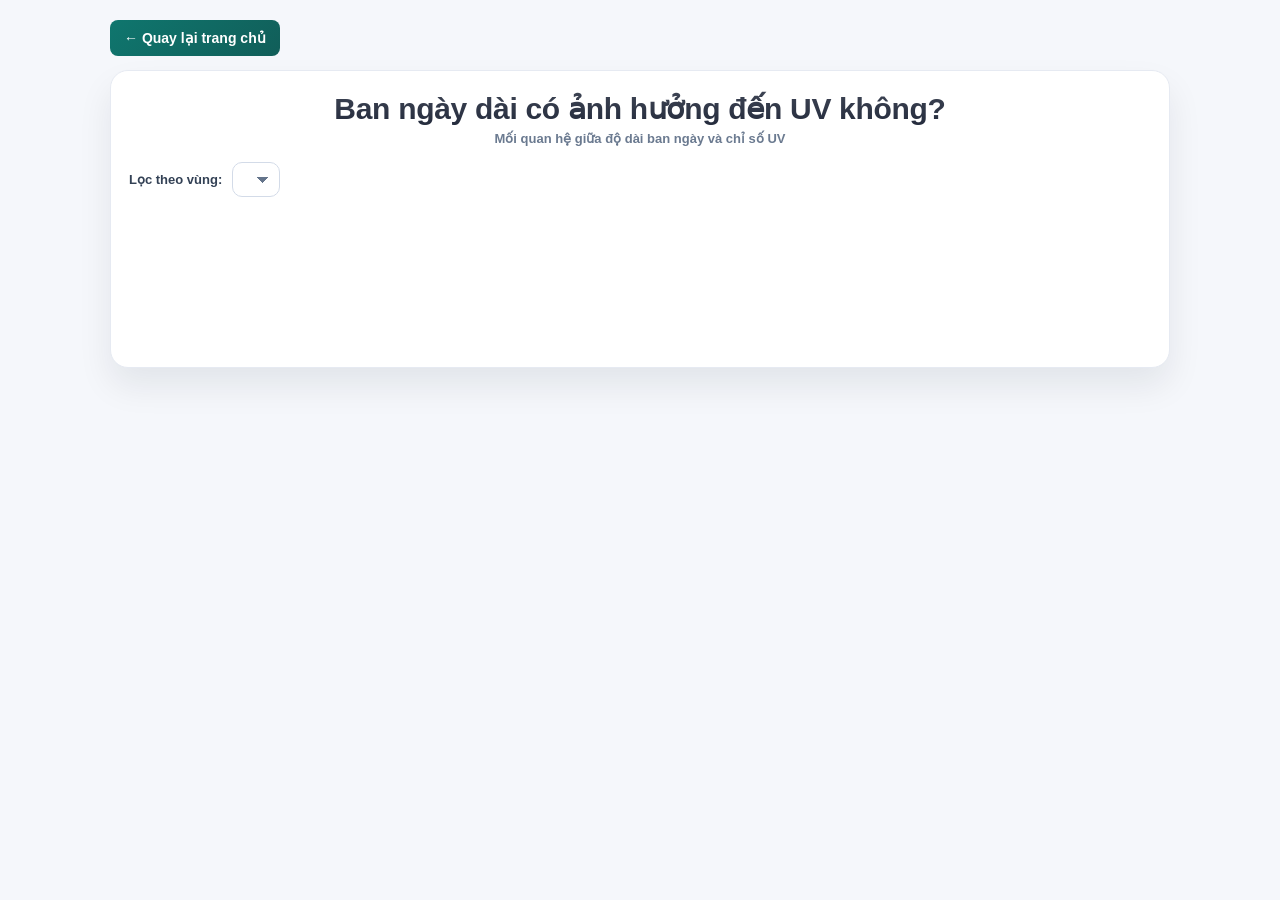
<file: task12.html>
<!doctype html>
<html lang="vi">
  <head>
    <meta charset="utf-8" />
    <meta name="viewport" content="width=device-width, initial-scale=1" />
    <title>Task 12 - Ban ngày dài có ảnh hưởng đến UV không?</title>
    <script src="https://d3js.org/d3.v7.min.js"></script>
    <link rel="stylesheet" href="style.css" />
    <style>
      body {
        margin: 0;
        font-family:
          "Inter", "Segoe UI", "SF Pro Text", "Helvetica Neue", sans-serif;
        background: #f5f7fb;
        color: #0f172a;
      }
      .page-shell {
        max-width: 1100px;
        margin: 0 auto;
        padding: 20px 20px 28px;
      }
      .back-link {
        display: inline-block;
        margin-bottom: 14px;
        padding: 10px 14px;
        background: linear-gradient(135deg, #0f766e, #115e59);
        color: white;
        text-decoration: none;
        border-radius: 8px;
        font-size: 14px;
        font-weight: 600;
        transition:
          transform 200ms ease,
          box-shadow 200ms ease;
      }
      .back-link:hover {
        transform: translateY(-1px);
        box-shadow: 0 10px 20px rgba(15, 118, 110, 0.24);
      }
      .chart-card {
        background: #ffffff;
        border-radius: 18px;
        box-shadow: 0 18px 34px rgba(15, 23, 42, 0.08);
        border: 1px solid #e6eaf2;
        padding: 16px 18px 10px;
      }
      .title {
        margin: 4px 0 4px;
        font-size: 30px;
        font-weight: 800;
        line-height: 1.2;
        letter-spacing: -0.01em;
        text-align: center;
      }
      .subtitle {
        margin: 0 0 16px;
        font-size: 13px;
        color: #64748b;
        text-align: center;
        font-weight: 600;
      }
      .toolbar {
        display: flex;
        flex-wrap: wrap;
        align-items: center;
        justify-content: space-between;
        gap: 10px;
        margin-bottom: 10px;
      }
      .toolbar-left {
        display: flex;
        align-items: center;
        gap: 10px;
      }
      .toolbar label {
        font-size: 13px;
        font-weight: 700;
        color: #334155;
      }
      #region-filter {
        appearance: none;
        padding: 9px 34px 9px 12px;
        border-radius: 10px;
        border: 1px solid #d3dbe8;
        background:
          linear-gradient(45deg, transparent 50%, #64748b 50%) calc(100% - 16px)
            calc(1em + 1px) / 6px 6px no-repeat,
          linear-gradient(135deg, #64748b 50%, transparent 50%)
            calc(100% - 11px) calc(1em + 1px) / 6px 6px no-repeat,
          #fff;
        font-size: 13px;
        font-weight: 600;
        color: #0f172a;
        cursor: pointer;
      }
      #analysis-note {
        font-size: 13px;
        font-weight: 700;
        color: #0f172a;
      }
      .legend-strip {
        display: flex;
        flex-wrap: wrap;
        gap: 10px;
      }

      .legend-item {
        display: flex;
        align-items: center;
        gap: 4px;
        width: auto;
      }
      .legend-item:hover {
        background: transparent;
        opacity: 0.75;
        transform: translateY(-1px);
      }
      .legend-dot {
        width: 10px;
        height: 10px;
        border-radius: 999px;
      }
      #tooltip {
        position: fixed;
        pointer-events: none;
        opacity: 0;
        z-index: 1000;
        background: rgba(255, 255, 255, 0.98);
        border: 1px solid #cfd9e6;
        border-radius: 10px;
        box-shadow: 0 14px 24px rgba(15, 23, 42, 0.2);
        padding: 10px 11px;
        min-width: 180px;
        font-size: 12px;
        color: #0f172a;
        line-height: 1.55;
        font-weight: 600;
        text-align: left;
        transition: opacity 140ms ease;
      }
      #chart12 {
        width: 100%;
        height: auto;
      }
      @media (max-width: 900px) {
        .legend-strip {
          justify-content: flex-start;
        }
      }
    </style>
  </head>
  <body>
    <main class="page-shell">
      <a href="index.html" class="back-link">← Quay lại trang chủ</a>

      <section class="chart-card">
        <h1 class="title">Ban ngày dài có ảnh hưởng đến UV không?</h1>
        <p class="subtitle">Mối quan hệ giữa độ dài ban ngày và chỉ số UV</p>

        <div class="toolbar">
          <div class="toolbar-left">
            <label for="region-filter">Lọc theo vùng:</label>
            <select id="region-filter"></select>
          </div>
          <div id="analysis-note"></div>
        </div>

        <div id="legend-region" class="legend-strip"></div>

        <svg id="chart12"></svg>
      </section>
    </main>

    <div id="tooltip"></div>

    <script src="task12.js"></script>
  </body>
</html>
</file>
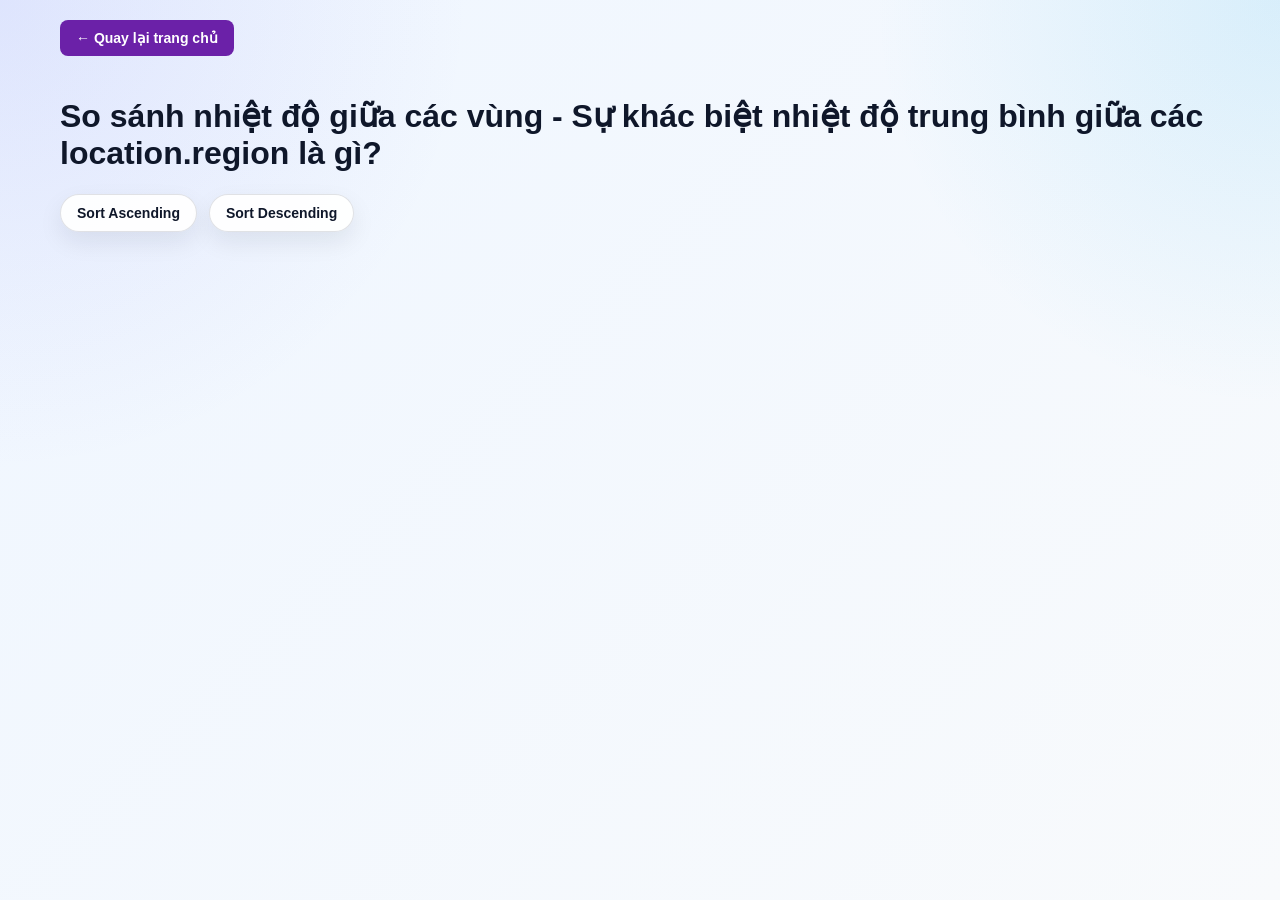
<file: task2.html>
<!doctype html>
<html lang="vi">
  <head>
    <meta charset="utf-8" />
    <meta name="viewport" content="width=device-width, initial-scale=1" />
    <title>Task 2 - So sánh nhiệt độ giữa các vùng</title>
    <script src="https://d3js.org/d3.v7.min.js"></script>
    <link rel="stylesheet" href="style.css" />
    <style>
      .chart-container {
        max-width: 1200px;
        margin: 0 auto;
        padding: 20px;
      }
      .back-link {
        display: inline-block;
        margin-bottom: 20px;
        padding: 10px 16px;
        background: #6b21a8;
        color: white;
        text-decoration: none;
        border-radius: 8px;
        font-size: 14px;
        font-weight: 600;
        transition: background 200ms ease;
      }
      .back-link:hover {
        background: #115e59;
      }
      /* Stat card styles */
      .stat-card {
        display: inline-flex;
        gap: 12px;
        padding: 10px 14px;
        border-radius: 10px;
        background: linear-gradient(180deg, #ffffff, #f7fafb);
        border: 1px solid rgba(15, 23, 42, 0.06);
        box-shadow: 0 6px 18px rgba(15, 23, 42, 0.06);
        align-items: center;
      }
      /* Adopt Task 4 summary-box styling */
      .summary-box {
        margin-bottom: 20px;
        padding: 16px;
        background: rgba(255, 255, 255, 0.88);
        border: 1px solid rgba(15, 23, 42, 0.06);
        border-radius: 16px;
        box-shadow: 0 10px 40px rgba(0, 0, 0, 0.04);
        font-size: 15px;
        color: #0f172a;
        line-height: 1.6;
        display: flex;
        justify-content: space-between;
        gap: 20px;
      }
      .summary-box .stat-item {
        flex: 1;
        padding: 12px;
        border-radius: 12px;
        background: #f8fafc;
        border: 1px solid rgba(15, 23, 42, 0.04);
      }
      .stat-item {
        min-width: 220px;
      }
      .stat-label {
        display: block;
        font-size: 13px;
        color: #475569;
      }
      .stat-value {
        display: block;
        font-size: 16px;
        font-weight: 800;
        color: #0f172a;
      }
      /* entrance animation */
      .stat-card .stat-item {
        opacity: 0;
        transform: translateY(6px);
      }
      .stat-card.visible .stat-item {
        animation: fadeUp 360ms ease forwards;
      }
      .stat-card.visible .stat-item:nth-child(1) {
        animation-delay: 0ms;
      }
      .stat-card.visible .stat-item:nth-child(2) {
        animation-delay: 80ms;
      }
      @keyframes fadeUp {
        to {
          opacity: 1;
          transform: translateY(0);
        }
      }
      .chart-controls {
        display: flex;
        flex-wrap: wrap;
        gap: 12px;
        margin: 18px 0 18px;
      }
      .sort-button {
        border: 1px solid rgba(15, 23, 42, 0.12);
        border-radius: 999px;
        padding: 10px 16px;
        background: rgba(255, 255, 255, 0.92);
        color: #0f172a;
        font-size: 14px;
        font-weight: 700;
        cursor: pointer;
        transition:
          transform 180ms ease,
          box-shadow 180ms ease,
          border-color 180ms ease;
        box-shadow: 0 10px 24px rgba(15, 23, 42, 0.08);
      }
      .sort-button:hover {
        transform: translateY(-1px);
        border-color: rgba(91, 33, 182, 0.28);
        box-shadow: 0 14px 28px rgba(15, 23, 42, 0.12);
      }
      .sort-button:active {
        transform: translateY(0);
      }
      rect {
        transition: all 200ms ease;
        cursor: pointer;
      }
      rect:hover {
        opacity: 0.9 !important;
        filter: brightness(1.15);
        stroke: #0f172a;
        stroke-width: 2;
      }
    </style>
  </head>
  <body>
    <div class="chart-container">
      <a href="index.html" class="back-link">← Quay lại trang chủ</a>
      <h1>
        So sánh nhiệt độ giữa các vùng - Sự khác biệt nhiệt độ trung bình giữa
        các location.region là gì?
      </h1>
      <div class="chart-controls">
        <button id="sort-ascending" class="sort-button" type="button">
          Sort Ascending
        </button>
        <button id="sort-descending" class="sort-button" type="button">
          Sort Descending
        </button>
      </div>
      <div id="stats" style="margin-top: 10px; font-weight: 700"></div>
      <svg id="chart2" style="max-width: 100%; height: auto"></svg>
    </div>

    <div id="tooltip"></div>

    <script src="task2.js"></script>
  </body>
</html>
</file>
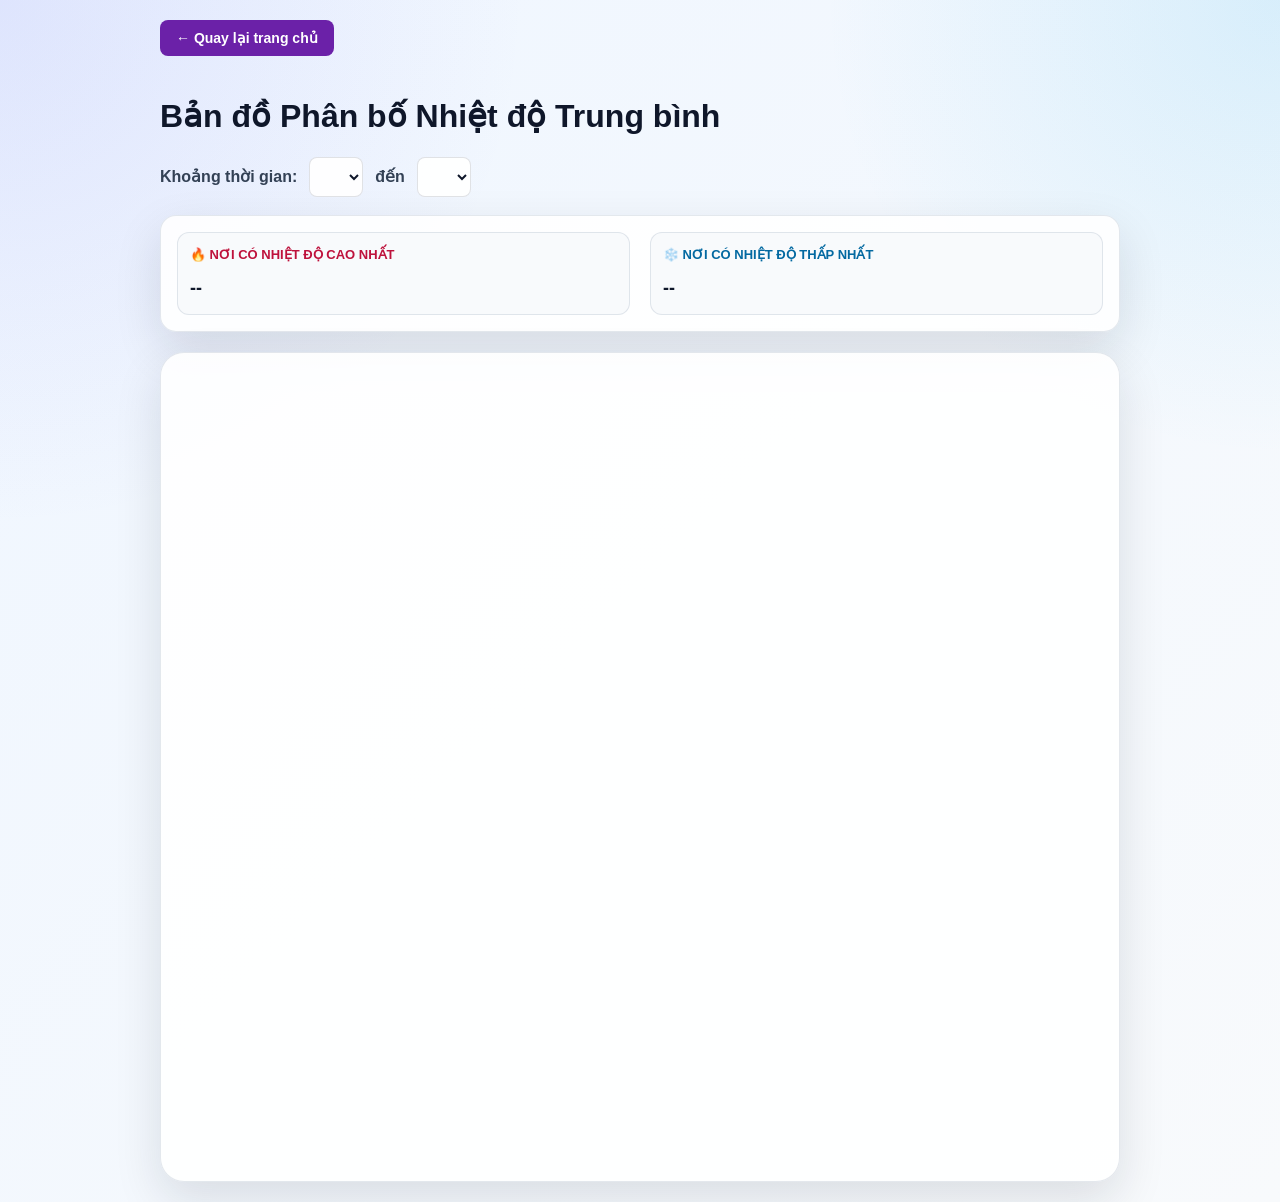
<file: task4.html>
<!doctype html>
<html lang="vi">
  <head>
    <meta charset="utf-8" />
    <meta name="viewport" content="width=device-width, initial-scale=1" />
    <title>Task 4 - Bản đồ nhiệt độ trung bình (Choropleth Map)</title>
    <script src="https://d3js.org/d3.v7.min.js"></script>
    <link rel="stylesheet" href="style.css" />
    <style>
      .chart-container {
        max-width: 1000px;
        margin: 0 auto;
        padding: 20px;
      }
      .back-link {
        display: inline-block;
        margin-bottom: 20px;
        padding: 10px 16px;
        background: #6b21a8;
        color: white;
        text-decoration: none;
        border-radius: 8px;
        font-size: 14px;
        font-weight: 600;
        transition: background 200ms ease;
      }
      .back-link:hover {
        background: #115e59;
      }
      .chart-controls {
        display: flex;
        flex-wrap: wrap;
        gap: 12px;
        margin: 18px 0 18px;
        align-items: center;
      }
      .filter-select {
        border: 1px solid rgba(15, 23, 42, 0.12);
        border-radius: 8px;
        padding: 10px 16px;
        background: rgba(255, 255, 255, 0.92);
        color: #0f172a;
        font-size: 14px;
        font-weight: 600;
        cursor: pointer;
        outline: none;
      }
      .summary-box {
        margin-bottom: 20px;
        padding: 16px;
        background: rgba(255, 255, 255, 0.88);
        border: 1px solid var(--surface-border);
        border-radius: 16px;
        box-shadow: var(--shadow);
        font-size: 15px;
        color: var(--ink);
        line-height: 1.6;
        display: flex;
        justify-content: space-between;
        gap: 20px;
      }
      .stat-item {
        flex: 1;
        padding: 12px;
        border-radius: 12px;
        background: var(--page-bg-2);
        border: 1px solid var(--surface-border);
      }
      .province-path {
        stroke: #ffffff;
        stroke-width: 0.8;
        transition: all 250ms ease;
        cursor: pointer;
      }
      .province-path:hover {
        stroke: #0f172a;
        stroke-width: 1.5;
      }
      .dimmed {
        opacity: 0.15 !important;
      }
      .legend text {
        font-size: 11px;
        fill: #475569;
      }
      .legend-title {
        font-weight: bold;
        fill: #0f172a;
      }
    </style>
  </head>
  <body>
    <div class="chart-container">
      <a href="index.html" class="back-link">← Quay lại trang chủ</a>
      
      <h1>Bản đồ Phân bố Nhiệt độ Trung bình</h1>
      
      <div class="chart-controls">
        <label style="font-weight: 600; color: #334155;">Khoảng thời gian:</label>
        
        <select id="start-month" class="filter-select"></select>
        <span style="font-weight: 600; color: #334155;">đến</span>
        <select id="end-month" class="filter-select"></select>
      </div>

      <div class="summary-box">
        <div class="stat-item">
          <div style="color: #be123c; font-weight: bold; font-size: 13px; text-transform: uppercase;">🔥 Nơi có nhiệt độ cao nhất</div>
          <div id="highest-temp" style="font-size: 18px; font-weight: 700; margin-top: 8px;">--</div>
        </div>
        <div class="stat-item">
          <div style="color: #0369a1; font-weight: bold; font-size: 13px; text-transform: uppercase;">❄️ Nơi có nhiệt độ thấp nhất</div>
          <div id="lowest-temp" style="font-size: 18px; font-weight: 700; margin-top: 8px;">--</div>
        </div>
      </div>

      <div class="chart-card chart-card--wide">
        <svg id="chart4" style="max-width: 100%; height: auto; min-height: 800px;"></svg>
      </div>
    </div>

    <div id="tooltip"></div>

    <script src="task4.js"></script>
  </body>
</html>
</file>
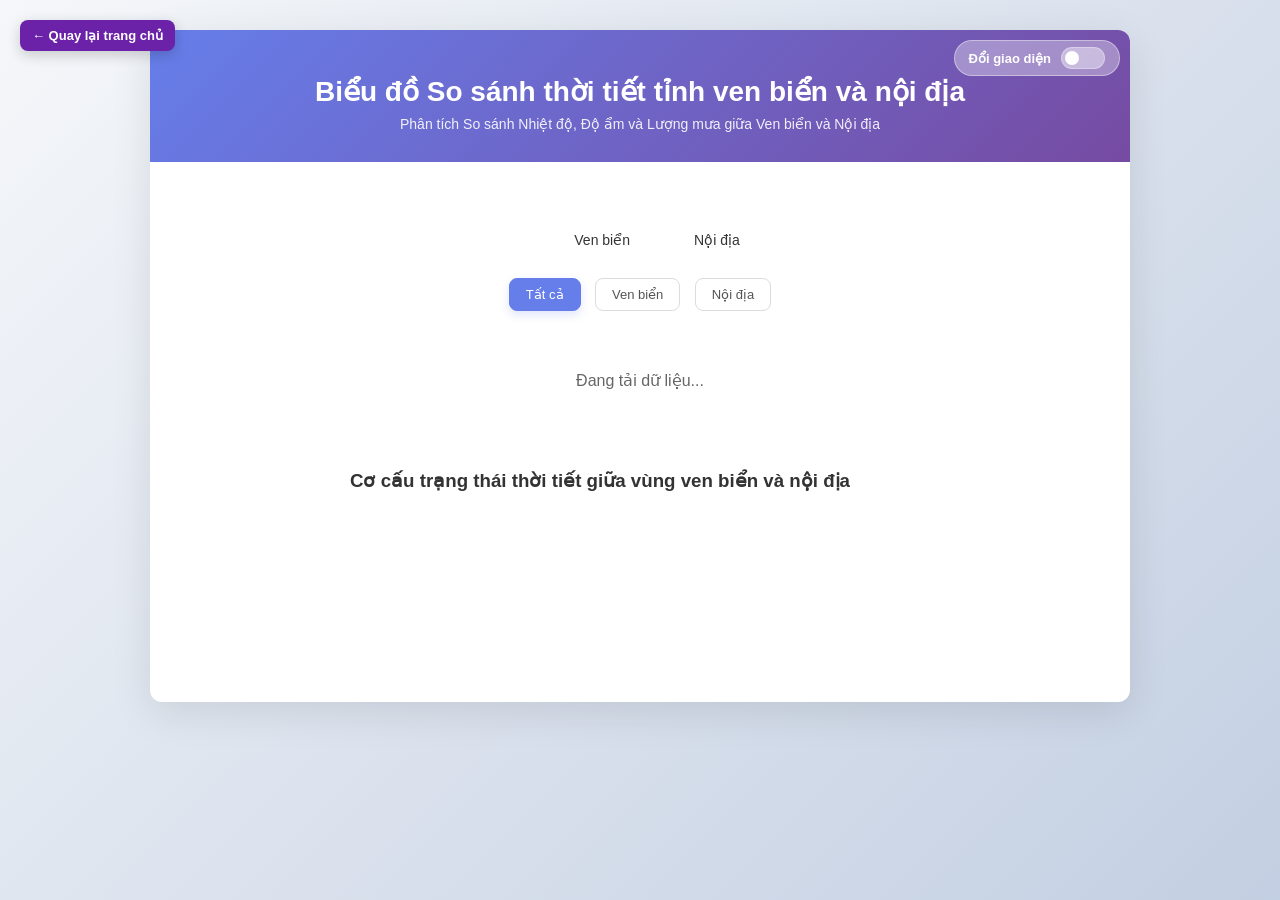
<file: task5.html>
<!doctype html>
<html lang="vi">
  <head>
    <meta charset="UTF-8" />
    <meta name="viewport" content="width=device-width, initial-scale=1.0" />
    <title>Faceted Multi-line Weather Chart - Trực quan hóa dữ liệu</title>
    <script src="https://d3js.org/d3.v7.min.js"></script>

    <style>
      * {
        margin: 0;
        padding: 0;
        box-sizing: border-box;
      }

      /* =====================================================
         1. GIAO DIỆN MẶC ĐỊNH (DEFAULT MODE - KHI NÚT TẮT)
         ===================================================== */
      body {
        font-family: "Segoe UI", Tahoma, Geneva, Verdana, sans-serif;
        background: linear-gradient(135deg, #f5f7fa 0%, #c3cfe2 100%);
        padding: 30px 20px;
        min-height: 100vh;
        transition: background 0.5s ease;
      }

      .container {
        max-width: 980px;
        margin: 0 auto;
        background: white;
        border-radius: 12px;
        box-shadow: 0 10px 40px rgba(0, 0, 0, 0.1);
        overflow: hidden;
        position: relative;
        transition: all 0.5s ease;
      }

      .back-link {
        display: inline-block;
        position: fixed;
        top: 20px;
        left: 20px;
        margin: 0;
        padding: 8px 12px;
        background: #6b21a8;
        color: white;
        text-decoration: none;
        border-radius: 8px;
        font-size: 13px;
        font-weight: 600;
        box-shadow: 0 4px 14px rgba(0, 0, 0, 0.18);
        z-index: 10000;
      }
      .back-link:hover {
        background: #115e59;
      }
      .back-link:focus-visible {
        outline: 3px solid rgba(255, 255, 255, 0.95);
        outline-offset: 3px;
      }

      /* STYLE NÚT ĐỔI GIAO DIỆN (TOGGLE SWITCH) GÓC TRÊN PHẢI */
      .mode-toggle-container {
        position: absolute;
        top: 10px;
        right: 10px;
        display: flex;
        align-items: center;
        gap: 10px;
        z-index: 10;
        background: rgba(255, 255, 255, 0.35);
        padding: 6px 14px;
        border-radius: 20px;
        border: 1px solid rgba(255, 255, 255, 0.4);
        backdrop-filter: blur(8px);
        -webkit-backdrop-filter: blur(8px);
        transition: all 0.5s ease;
      }

      body.sun-mode .mode-toggle-container {
        background: rgba(255, 255, 255, 0.4);
        border-color: rgba(255, 255, 255, 0.5);
      }
      body.rainy-mode .mode-toggle-container,
      body.cloud-mode .mode-toggle-container {
        background: rgba(0, 0, 0, 0.4);
        border-color: rgba(255, 255, 255, 0.15);
      }

      .mode-toggle-label {
        font-size: 13px;
        font-weight: 600;
        cursor: pointer;
        user-select: none;
        color: #ffffff; /* Mặc định chữ trắng nổi bật trên nền header tím */
        transition: color 0.5s ease;
      }

      body.rainy-mode .mode-toggle-label,
      body.cloud-mode .mode-toggle-label {
        color: #ffffff;
      }

      .switch {
        position: relative;
        display: inline-block;
        width: 44px;
        height: 22px;
      }

      .switch input {
        opacity: 0;
        width: 0;
        height: 0;
      }

      .slider {
        position: absolute;
        cursor: pointer;
        top: 0;
        left: 0;
        right: 0;
        bottom: 0;
        background-color: rgba(255, 255, 255, 0.4);
        border: 1px solid rgba(255, 255, 255, 0.3);
        transition: 0.4s;
        border-radius: 22px;
      }

      .slider:before {
        position: absolute;
        content: "";
        height: 14px;
        width: 14px;
        left: 3px;
        bottom: 3px;
        background-color: white;
        transition: 0.4s;
        border-radius: 50%;
      }

      input:checked + .slider {
        background-color: #4f46e5; /* Màu khi bật */
      }
      body.sun-mode input:checked + .slider {
        background-color: #d97706;
      }
      body.rainy-mode input:checked + .slider {
        background-color: #2563eb;
      }
      body.cloud-mode input:checked + .slider {
        background-color: #00695c;
      }

      input:checked + .slider:before {
        transform: translateX(22px);
      }

      .header {
        background: linear-gradient(135deg, #667eea 0%, #764ba2 100%);
        color: white;
        padding: 30px;
        padding-top: 45px;
        text-align: center;
        transition: all 0.5s ease;
        position: relative;
      }

      .header h1 {
        font-size: 28px;
        margin-bottom: 8px;
        font-weight: 600;
      }

      .header p {
        font-size: 14px;
        opacity: 0.9;
      }

      .content {
        padding: 40px;
        transition: background 0.5s ease;
      }

      #chart-container {
        position: relative;
        width: 100%;
        margin: 20px 0;
      }

      .axis {
        font-size: 12px;
        color: #555;
      }
      .axis path,
      .axis line {
        stroke: #ccc;
        transition: stroke 0.5s ease;
      }
      .axis text {
        fill: #555 !important;
        transition: fill 0.5s ease;
      }

      .axis-label {
        font-size: 13px;
        font-weight: 500;
        fill: #333 !important;
        transition: fill 0.5s ease;
      }

      .facet-title {
        font-size: 15px;
        font-weight: 600;
        fill: #333 !important;
        transition: fill 0.5s ease;
      }

      /* Kiểu cho lưới */
      .grid line {
        stroke: #e0e0e0;
        stroke-dasharray: 2;
        stroke-opacity: 0.5;
        transition: stroke 0.5s ease;
      }
      .grid path {
        stroke: none;
      }

      /* Kiểu cho đường line */
      .line {
        fill: none;
        stroke-width: 2.5;
        stroke-linejoin: round;
        stroke-linecap: round;
        transition:
          stroke 0.5s ease,
          stroke-opacity 0.3s,
          stroke-width 0.3s;
      }

      .line.active {
        stroke-width: 3.5;
        filter: drop-shadow(0 2px 4px rgba(0, 0, 0, 0.2));
      }

      .line.inactive {
        stroke-opacity: 0.2;
        stroke-width: 1.5;
      }

      /* Kiểu cho circle markers */
      .circle-marker {
        stroke-width: 1;
        cursor: pointer;
        transition:
          r 0.2s ease,
          fill-opacity 0.2s,
          stroke 0.5s ease,
          fill 0.5s ease;
      }

      .circle-marker:hover {
        r: 5px;
        filter: drop-shadow(0 2px 4px rgba(0, 0, 0, 0.3));
      }

      .circle-marker.inactive {
        fill-opacity: 0.2;
      }

      /* Kiểu cho tooltip */
      .tooltip {
        position: absolute;
        background: rgba(0, 0, 0, 0.85);
        color: white;
        padding: 10px 14px;
        border-radius: 6px;
        font-size: 12px;
        pointer-events: none;
        z-index: 1000;
        display: none;
        box-shadow: 0 4px 12px rgba(0, 0, 0, 0.15);
        border: 1px solid rgba(255, 255, 255, 0.1);
      }

      .tooltip-title {
        font-weight: 600;
        margin-bottom: 5px;
        color: #4dd0e1;
      }

      .tooltip-content {
        line-height: 1.6;
      }

      /* Kiểu cho legend */
      .legend {
        display: flex;
        justify-content: center;
        gap: 30px;
        margin: 30px 0;
        flex-wrap: wrap;
      }

      .legend-item {
        display: flex;
        align-items: center;
        gap: 10px;
        font-size: 14px;
        color: #333;
        transition: color 0.5s ease;
      }

      .legend-color {
        width: 24px;
        height: 3px;
        border-radius: 2px;
        transition: background-color 0.5s ease;
      }

      /* Filter buttons */
      .filter-box {
        text-align: center;
        margin: 20px 0;
      }

      .filter-btn {
        padding: 8px 16px;
        margin: 0 5px;
        background: #ffffff;
        border: 1px solid #dcdcdc;
        color: #555;
        border-radius: 8px;
        font-weight: 500;
        cursor: pointer;
        font-size: 13px;
        transition: all 0.3s ease;
      }

      .filter-btn.active {
        background: #667eea;
        color: white;
        border-color: #667eea;
        box-shadow: 0 4px 10px rgba(102, 126, 234, 0.2);
      }

      #horizontal-stacked-weather-chart h3 {
        color: #333;
        transition: color 0.5s ease;
      }

      .loading {
        text-align: center;
        padding: 40px;
        color: #666;
        font-size: 16px;
      }

      .error {
        background: #ffebee;
        color: #c62828;
        padding: 20px;
        border-radius: 6px;
        border-left: 4px solid #c62828;
        margin: 20px 0;
      }

      /* =====================================================
         2. CẤU HÌNH SUN MODE (CHỈ XUẤT HIỆN KHI BẬT CÔNG TẮC VÀ LỌC SUN)
         ===================================================== */
      body.sun-mode {
        background: url("https://i.pinimg.com/1200x/f5/41/1c/f5411c25180f0ceec5b29a4919efb233.jpg")
          no-repeat center center fixed;
        background-size: cover;
      }
      body.sun-mode .container {
        background: url("https://i.pinimg.com/736x/3d/0d/03/3d0d03ddd3f675762346ff32c7c98609.jpg")
          no-repeat center center fixed;
        background-size: cover;
        box-shadow: 0 20px 50px rgba(217, 119, 6, 0.3);
        border: 2px solid #fef3c7;
        color: #78350f;
      }
      body.sun-mode .header {
        background: transparent;
        color: #78350f;
        border-bottom: 1px dashed #fcd34d;
      }
      body.sun-mode .header h1 {
        color: #78350f;
      }
      body.sun-mode .header p {
        color: #b45309;
      }
      body.sun-mode .axis path,
      body.sun-mode .axis line {
        stroke: #491d00;
      }
      body.sun-mode .axis text {
        fill: #78350f !important;
      }
      body.sun-mode .axis-label,
      body.sun-mode .facet-title {
        fill: #78350f !important;
      }
      body.sun-mode .grid line {
        stroke: #8d4518;
      }
      body.sun-mode .legend-item,
      body.sun-mode #horizontal-stacked-weather-chart h3 {
        color: #78350f;
      }
      body.sun-mode .filter-btn {
        background: #fffbeb;
        border: 1px solid #fcd34d;
        color: #b45309;
      }
      body.sun-mode .filter-btn.active {
        background: #d97706;
        color: white;
        border-color: #b45309;
      }

      /* =====================================================
         3. CẤU HÌNH RAINY MODE (CHỈ XUẤT HIỆN KHI BẬT CÔNG TẮC VÀ LỌC RAIN)
         ===================================================== */
      body.rainy-mode {
        background: url("https://images.unsplash.com/photo-1428908728789-d2de25dbd4e2?q=80&w=1600&auto=format&fit=crop")
          no-repeat center center fixed;
        background-size: cover;
      }
      body.rainy-mode .container {
        background: rgba(23, 42, 77, 0.65)
          url("https://images.unsplash.com/photo-1534274988757-a28bf1a57c17?q=80&w=1000&auto=format&fit=crop")
          repeat;
        background-blend-mode: overlay;
        backdrop-filter: blur(12px);
        -webkit-backdrop-filter: blur(12px);
        border: 1px solid rgba(255, 255, 255, 0.15);
        box-shadow: 0 20px 50px rgba(0, 0, 0, 0.6);
        color: #ffffff;
      }
      body.rainy-mode .header {
        background: transparent;
        color: #ffffff;
        border-bottom: 1px solid rgba(255, 255, 255, 0.1);
      }
      body.rainy-mode .header h1 {
        color: #ffffff;
        text-shadow: 0 2px 10px rgba(0, 0, 0, 0.5);
      }
      body.rainy-mode .header p {
        color: #cbd5e1;
      }
      body.rainy-mode .axis path,
      body.rainy-mode .axis line {
        stroke: rgba(255, 255, 255, 0.4);
      }
      body.rainy-mode .axis text,
      body.rainy-mode .axis-label,
      body.rainy-mode .facet-title {
        fill: #ffffff !important;
      }
      body.rainy-mode .grid line {
        stroke: rgba(255, 255, 255, 0.15);
      }
      body.rainy-mode .legend-item,
      body.rainy-mode #horizontal-stacked-weather-chart h3 {
        color: #e2e8f0;
      }
      body.rainy-mode .filter-btn {
        background: rgba(255, 255, 255, 0.08);
        border: 1px solid rgba(255, 255, 255, 0.2);
        color: #cbd5e1;
      }
      body.rainy-mode .filter-btn.active {
        background: #2563eb;
        color: #ffffff;
        border-color: #3b82f6;
      }

      /* =====================================================
         4. CẤU HÌNH CLOUD MODE (CHỈ XUẤT HIỆN KHI BẬT CÔNG TẮC VÀ LỌC MÂY)
         ===================================================== */
      body.cloud-mode {
        background: url("https://i.pinimg.com/originals/4c/43/1a/4c431adfeb1696db17e6e47b80d4bd81.jpg")
          no-repeat center center fixed;
        background-size: cover;
      }
      body.cloud-mode .container {
        background: rgba(28, 43, 46, 0.7)
          url("https://i.pinimg.com/originals/4c/43/1a/4c431adfeb1696db17e6e47b80d4bd81.jpg")
          repeat;
        background-blend-mode: overlay;
        backdrop-filter: blur(15px);
        -webkit-backdrop-filter: blur(15px);
        border: 1px solid rgba(255, 255, 255, 0.1);
        box-shadow: 0 25px 55px rgba(0, 0, 0, 0.65);
        color: #eceff1;
      }
      body.cloud-mode .header {
        background: transparent;
        border-bottom: 1px solid rgba(255, 255, 255, 0.08);
      }
      body.cloud-mode .header h1 {
        color: #ffffff;
        text-shadow: 0 2px 12px rgba(0, 0, 0, 0.6);
      }
      body.cloud-mode .header p {
        color: #b0bec5;
      }
      body.cloud-mode .axis path,
      body.cloud-mode .axis line {
        stroke: rgba(255, 255, 255, 0.3);
      }
      body.cloud-mode .axis text,
      body.cloud-mode .axis-label,
      body.cloud-mode .facet-title {
        fill: #ffffff !important;
      }
      body.cloud-mode .grid line {
        stroke: rgba(255, 255, 255, 0.1);
      }
      body.cloud-mode .legend-item,
      body.cloud-mode #horizontal-stacked-weather-chart h3 {
        color: #cfd8dc;
      }
      body.cloud-mode .filter-btn {
        background: rgba(255, 255, 255, 0.06);
        border: 1px solid rgba(255, 255, 255, 0.15);
        color: #b0bec5;
      }
      body.cloud-mode .filter-btn.active {
        background: #00695c;
        color: #ffffff;
        border-color: #00b0ff;
      }
    </style>
  </head>

  <body>
    <a href="index.html" class="back-link">← Quay lại trang chủ</a>
    <div class="container">
      <div class="mode-toggle-container">
        <label for="dynamic-mode-checkbox" class="mode-toggle-label"
          >Đổi giao diện</label
        >
        <label class="switch">
          <input type="checkbox" id="dynamic-mode-checkbox" />
          <span class="slider"></span>
        </label>
      </div>

      <div class="header">
        <h1>Biểu đồ So sánh thời tiết tỉnh ven biển và nội địa</h1>
        <p>
          Phân tích So sánh Nhiệt độ, Độ ẩm và Lượng mưa giữa Ven biển và Nội
          địa
        </p>
      </div>

      <div class="content">
        <div class="legend">
          <div class="legend-item">
            <div class="legend-color" id="legend-coastal"></div>
            <span>Ven biển</span>
          </div>
          <div class="legend-item">
            <div class="legend-color" id="legend-inland"></div>
            <span>Nội địa</span>
          </div>
        </div>

        <div class="filter-box">
          <button class="filter-btn active" data-filter="all">Tất cả</button>
          <button class="filter-btn" data-filter="Ven biển">Ven biển</button>
          <button class="filter-btn" data-filter="Nội địa">Nội địa</button>
        </div>

        <div id="chart-container">
          <div class="loading">Đang tải dữ liệu...</div>
        </div>

        <div
          id="horizontal-stacked-weather-chart"
          style="margin-top: 40px; margin-left: -80px"
        >
          <h3 style="text-align: center; margin-bottom: 8px">
            Cơ cấu trạng thái thời tiết giữa vùng ven biển và nội địa
          </h3>
          <div
            id="hsw-controls"
            style="text-align: center; margin-bottom: 10px"
          ></div>
          <div id="hsw-chart" style="width: 100%; height: 260px"></div>
          <div
            id="hsw-legend"
            style="text-align: center; margin-top: -100px"
          ></div>
        </div>

        <div id="tooltip" class="tooltip">
          <div class="tooltip-title" id="tooltip-title"></div>
          <div class="tooltip-content" id="tooltip-content"></div>
        </div>
      </div>
    </div>

    <script>
      // =====================================================
      // BIẾN TOÀN CỤC & ĐỊNH CẤU HÌNH MÀU SẮC ĐƯỜNG LINE CHO TỪNG MODE
      // =====================================================
      let selectedTime = null;
      let selectedTerrain = null;
      let selectedTerrainFilter = "all";
      let globalSvg = null;
      let selectedWeatherConditions = new Set();
      let currentTheme = "default"; // Mặc định là default mode khi nút đang tắt
      window.__rawCsv = null;

      const themeColors = {
        default: { coastal: "#4682b4", inland: "#ff8c00" }, // Màu line gốc yêu cầu ở mode mặc định
        sun: { coastal: "#0284c7", inland: "#ea580c" }, // Tone màu tối ưu trên nền sun cam vàng rực rỡ
        rainy: { coastal: "#38bdf8", inland: "#f43f5e" }, // Tone Neon phản quang trên nền tối âm u của mưa
        cloud: { coastal: "#2dd4bf", inland: "#fbbf24" }, // Xanh mint xanh ngọc và vàng dịu trên nền rừng sương mù
      };

      function getActiveColorScale() {
        const colors = themeColors[currentTheme] || themeColors.default;
        return d3
          .scaleOrdinal()
          .domain(["Ven biển", "Nội địa"])
          .range([colors.coastal, colors.inland]);
      }

      function updateGlobalLegendColors() {
        const colors = themeColors[currentTheme] || themeColors.default;
        d3.select("#legend-coastal").style("background-color", colors.coastal);
        d3.select("#legend-inland").style("background-color", colors.inland);
      }

      // XỬ LÝ CHUYỂN ĐỔI THEME DỰA VÀO CÔNG TẮC VÀ BỘ LỌC THỜI TIẾT Ở STACK BAR
      function autoSwitchThemeBasedOnFilters() {
        const isDynamicModeEnabled = document.getElementById(
          "dynamic-mode-checkbox",
        ).checked;

        if (!isDynamicModeEnabled) {
          // MODE 1: Công tắc TẮT -> Giữ nguyên giao diện sáng phẳng mặc định (Default Mode)
          currentTheme = "default";
        } else {
          // MODE 2: Công tắc BẬT -> Thay đổi theme linh hoạt theo filter thời tiết
          if (selectedWeatherConditions.size === 0) {
            currentTheme = "sun"; // Mặc định bật lên chưa lọc gì sẽ đưa về Sun Mode
          } else {
            const hasRain = Array.from(selectedWeatherConditions).some((cond) =>
              ["Heavy rain", "Light rain", "Thunderstorm"].includes(cond),
            );
            const hasCloud = Array.from(selectedWeatherConditions).some(
              (cond) => ["Cloudy", "Fog/Mist"].includes(cond),
            );

            if (hasRain) {
              currentTheme = "rainy";
            } else if (hasCloud) {
              currentTheme = "cloud";
            } else {
              currentTheme = "sun";
            }
          }
        }

        // Cập nhật class hiển thị trên Body
        document.body.classList.remove("sun-mode", "rainy-mode", "cloud-mode");
        if (currentTheme !== "default") {
          document.body.classList.add(`${currentTheme}-mode`);
        }

        updateGlobalLegendColors();
      }

      // LẮNG NGHE SỰ KIỆN KHI BẬT/TẮT NÚT CÔNG TẮC TRƯỢT
      document
        .getElementById("dynamic-mode-checkbox")
        .addEventListener("change", function () {
          if (window.__rawCsv) {
            applyWeatherFilterToLineCharts(
              selectedWeatherConditions.size ? selectedWeatherConditions : null,
            );
          }
        });

      function resetChartSelection() {
        selectedTime = null;
        selectedTerrain = null;
        if (globalSvg) {
          globalSvg
            .selectAll(".circle-marker")
            .attr("class", "circle-marker")
            .style("opacity", 1);
          globalSvg
            .selectAll(".line")
            .attr("class", "line")
            .style("opacity", 1);
          globalSvg.selectAll(".svg-pinned-tooltip").remove();
        }
        const tooltipEl = document.getElementById("tooltip");
        if (tooltipEl) tooltipEl.style.display = "none";
      }

      function resetLineChartOnlySelection() {
        if (selectedTime === null && selectedTerrain === null) return;
        selectedTime = null;
        selectedTerrain = null;
        if (globalSvg) {
          globalSvg.selectAll(".svg-pinned-tooltip").remove();
          globalSvg
            .selectAll(".line")
            .attr("class", "line")
            .style("opacity", 1);
          globalSvg
            .selectAll(".circle-marker")
            .attr("class", "circle-marker")
            .style("opacity", 1);
        }
        applyTerrainFilterToLineCharts(selectedTerrainFilter);
        const tooltipEl = document.getElementById("tooltip");
        if (tooltipEl) tooltipEl.style.display = "none";
      }

      const mainMargin = { top: 40, right: 80, bottom: 160, left: 120 };
      const mainWidth = Math.min(680, window.innerWidth - 300);
      const totalHeight = 660;
      const numCharts = 3;
      const gap = 80;
      const chartHeight = (totalHeight - (numCharts - 1) * gap) / numCharts;

      function createTerrainGroup(terrain) {
        if (!terrain) return "Ven biển";
        terrain = terrain.trim().toLowerCase();
        if (terrain === "đồng bằng" || terrain === "miền núi") {
          return "Nội địa";
        }
        return "Ven biển";
      }

      const parseDate = d3.timeParse("%m/%d/%Y");

      function getMonthYear(date) {
        return { year: date.getFullYear(), month: date.getMonth() + 1 };
      }

      function formatMonthYear(year, month) {
        const months = [
          "Tháng 1",
          "Tháng 2",
          "Tháng 3",
          "Tháng 4",
          "Tháng 5",
          "Tháng 6",
          "Tháng 7",
          "Tháng 8",
          "Tháng 9",
          "Tháng 10",
          "Tháng 11",
          "Tháng 12",
        ];
        return `${months[month - 1]} ${year}`;
      }

      function shouldIncludeWeatherCondition(conditionOrSet, condition) {
        if (!conditionOrSet) return true;
        if (conditionOrSet instanceof Set) {
          if (conditionOrSet.size === 0) return true;
          return conditionOrSet.has(condition);
        }
        return conditionOrSet === condition;
      }

      function buildLineChartData(sourceData, conditionOrSet = null) {
        const processedData = sourceData
          .map((d) => {
            try {
              const date = parseDate(d.Date);
              if (!date) return null;
              const condition = (d[weatherColumn] || "").toString().trim();
              if (!shouldIncludeWeatherCondition(conditionOrSet, condition))
                return null;

              return {
                date: date,
                terrainGroup: createTerrainGroup(d["Location.Terrain"]),
                avgTemp: +d["Day.Avgtemp C"],
                avgHumidity: +d["Day.Avghumidity"],
                avgPrecip: +d["Day.Totalprecip Mm"],
              };
            } catch (error) {
              return null;
            }
          })
          .filter(
            (d) =>
              d !== null &&
              !isNaN(d.avgTemp) &&
              !isNaN(d.avgHumidity) &&
              !isNaN(d.avgPrecip),
          );

        const groupedData = d3.rollup(
          processedData,
          (group) => ({
            avgTemp: d3.mean(group, (d) => d.avgTemp),
            avgHumidity: d3.mean(group, (d) => d.avgHumidity),
            avgPrecip: d3.mean(group, (d) => d.avgPrecip),
          }),
          (d) => getMonthYear(d.date).year,
          (d) => getMonthYear(d.date).month,
          (d) => d.terrainGroup,
        );

        const chartData = [];
        groupedData.forEach((monthData, year) => {
          monthData.forEach((dayData, month) => {
            dayData.forEach((metrics, terrainGroup) => {
              chartData.push({
                year: +year,
                month: +month,
                terrainGroup: terrainGroup,
                avgTemp: metrics.avgTemp,
                avgHumidity: metrics.avgHumidity,
                avgPrecip: metrics.avgPrecip,
              });
            });
          });
        });

        return chartData.sort(
          (a, b) => a.year * 12 + a.month - (b.year * 12 + b.month),
        );
      }

      function applyTerrainFilterToLineCharts(filter = selectedTerrainFilter) {
        selectedTerrainFilter = filter;
        d3.selectAll(".line").style("display", function (d) {
          if (filter === "all") return "block";
          return d.length > 0 && d[0].terrainGroup === filter
            ? "block"
            : "none";
        });
        d3.selectAll(".circle-marker").style("display", function (d) {
          if (filter === "all") return "block";
          return d.terrainGroup === filter ? "block" : "none";
        });
      }

      const chartsConfig = [
        {
          key: "avgTemp",
          label: "Nhiệt độ trung bình (°C)",
          domain: [15, 35],
          metric: "Nhiệt độ",
        },
        {
          key: "avgHumidity",
          label: "Độ ẩm trung bình (%)",
          domain: [40, 90],
          metric: "Độ ẩm",
        },
        {
          key: "avgPrecip",
          label: "Lượng mưa trung bình (mm)",
          domain: [0, 20],
          metric: "Lượng mưa",
        },
      ];

      // TẢI DỮ LIỆU BAN ĐẦU
      updateGlobalLegendColors();

      d3.csv("./df_weather_fixed_utf8.csv")
        .then((rawData) => {
          window.__rawCsv = rawData;
          if (typeof renderHorizontalStackedWeatherChart === "function") {
            renderHorizontalStackedWeatherChart(rawData);
          }
          const chartData = buildLineChartData(rawData);
          renderChart(chartData);
          applyTerrainFilterToLineCharts(selectedTerrainFilter);
        })
        .catch((error) => {
          showError(`Không thể tải dữ liệu: ${error.message}`);
        });

      function showError(message) {
        document.getElementById("chart-container").innerHTML = `
          <div class="error"><div class="error-title">❌ Lỗi</div><div>${message}</div></div>
        `;
      }

      // RENDER BIỂU ĐỒ LINE CHART CHÍNH
      function renderChart(data) {
        const container = document.getElementById("chart-container");
        container.innerHTML = "";

        const colorScale = getActiveColorScale();

        const svg = d3
          .select("#chart-container")
          .append("svg")
          .attr("width", mainWidth + mainMargin.left + mainMargin.right)
          .attr("height", totalHeight + mainMargin.top + mainMargin.bottom)
          .append("g")
          .attr("transform", `translate(${mainMargin.left},${mainMargin.top})`);

        globalSvg = svg;
        const timeRange = d3.extent(data, (d) => d.year * 12 + d.month);
        const timePoints = d3.range(timeRange[0], timeRange[1] + 1);
        const timeLabels = timePoints.map((t) => {
          const year = Math.floor(t / 12);
          const month = t % 12 || 12;
          return formatMonthYear(year, month);
        });

        const xScale = d3
          .scaleLinear()
          .domain([timeRange[0], timeRange[1]])
          .range([0, mainWidth]);

        chartsConfig.forEach((config, index) => {
          const topY = index * (chartHeight + gap);
          const gChart = svg
            .append("g")
            .attr("transform", `translate(0, ${topY})`)
            .attr("class", "facet");

          const yScale = d3
            .scaleLinear()
            .domain(config.domain)
            .range([chartHeight, 0]);

          gChart
            .append("g")
            .attr("class", "grid")
            .call(d3.axisLeft(yScale).tickSize(-mainWidth).tickFormat(""));

          gChart
            .append("g")
            .attr("class", "axis")
            .call(d3.axisLeft(yScale).ticks(5));

          const xAxis = d3
            .axisBottom(xScale)
            .tickValues(timePoints)
            .tickFormat((d, i) => timeLabels[i] || "");

          if (index === numCharts - 1) {
            gChart
              .append("g")
              .attr("class", "axis")
              .attr("transform", `translate(0, ${chartHeight})`)
              .call(xAxis)
              .selectAll("text")
              .attr("transform", "rotate(-45)")
              .attr("text-anchor", "end")
              .attr("dy", "0.5em");
          } else {
            gChart
              .append("g")
              .attr("class", "axis")
              .attr("transform", `translate(0, ${chartHeight})`)
              .call(xAxis.tickFormat(""))
              .selectAll(".tick text")
              .style("display", "none");
          }

          gChart
            .append("text")
            .attr("class", "axis-label")
            .attr("transform", "rotate(-90)")
            .attr("y", -65)
            .attr("x", -chartHeight / 2)
            .attr("text-anchor", "middle")
            .text(config.label);

          gChart
            .append("text")
            .attr("class", "facet-title")
            .attr("x", mainWidth / 2)
            .attr("y", -8)
            .attr("text-anchor", "middle")
            .text(config.label);

          const lineGenerator = d3
            .line()
            .defined((d) => !isNaN(d[config.key]) && d[config.key] !== null)
            .x((d) => xScale(d.year * 12 + d.month))
            .y((d) => yScale(d[config.key]))
            .curve(d3.curveMonotoneX);

          const terrainGroups = d3.group(data, (d) => d.terrainGroup);

          terrainGroups.forEach((terrainData, terrainName) => {
            const lineGroup = gChart
              .append("g")
              .attr(
                "class",
                `terrain-group-${terrainName.replace(/\s+/g, "-")}`,
              )
              .attr("data-terrain", terrainName);

            lineGroup
              .append("path")
              .datum(
                terrainData.sort(
                  (a, b) => a.year * 12 + a.month - (b.year * 12 + b.month),
                ),
              )
              .attr("class", "line")
              .attr("d", lineGenerator)
              .attr("stroke", colorScale(terrainName))
              .attr("data-terrain", terrainName);

            lineGroup
              .selectAll(".circle-marker")
              .data(terrainData)
              .enter()
              .append("circle")
              .attr("class", "circle-marker")
              .attr("cx", (d) => xScale(d.year * 12 + d.month))
              .attr("cy", (d) => yScale(d[config.key]))
              .attr("r", 3.5)
              .attr("fill", colorScale(terrainName))
              .attr(
                "stroke",
                currentTheme === "default" || currentTheme === "sun"
                  ? "#fff"
                  : "rgba(0,0,0,0.4)",
              )
              .attr("data-terrain", terrainName)
              .on("click", function (event, d) {
                event.stopPropagation();
                const targetTime = d.year * 12 + d.month;
                const targetTerrain = d.terrainGroup;

                if (
                  selectedTime === targetTime &&
                  selectedTerrain === targetTerrain
                ) {
                  resetChartSelection();
                  return;
                }

                selectedTime = targetTime;
                selectedTerrain = targetTerrain;

                document.getElementById("tooltip").style.display = "none";
                globalSvg.selectAll(".svg-pinned-tooltip").remove();

                globalSvg
                  .selectAll(".circle-marker")
                  .style("opacity", (circleData) => {
                    return circleData.year * 12 + circleData.month ===
                      targetTime && circleData.terrainGroup === targetTerrain
                      ? 1
                      : 0.15;
                  });

                globalSvg
                  .selectAll(".line")
                  .attr("class", function () {
                    return d3.select(this).attr("data-terrain") ===
                      targetTerrain
                      ? "line active"
                      : "line";
                  })
                  .style("opacity", function () {
                    return d3.select(this).attr("data-terrain") ===
                      targetTerrain
                      ? 1
                      : 0.15;
                  });

                chartsConfig.forEach((cfg, idx) => {
                  const tY = idx * (chartHeight + gap);
                  const matchedData = data.find(
                    (item) =>
                      item.year * 12 + item.month === targetTime &&
                      item.terrainGroup === targetTerrain,
                  );

                  if (matchedData) {
                    const yScalePrivate = d3
                      .scaleLinear()
                      .domain(cfg.domain)
                      .range([chartHeight, 0]);
                    const posX = xScale(targetTime);
                    const posY = yScalePrivate(matchedData[cfg.key]) + tY;

                    const tooltipGroup = globalSvg
                      .append("g")
                      .attr("class", "svg-pinned-tooltip")
                      .attr("transform", `translate(${posX}, ${posY - 15})`)
                      .style("pointer-events", "none");

                    const textLabel = tooltipGroup
                      .append("text")
                      .attr("text-anchor", "middle")
                      .attr("fill", "#fff")
                      .style("font-size", "11px")
                      .attr("y", -5);
                    textLabel
                      .append("tspan")
                      .attr("x", 0)
                      .style("font-weight", "bold")
                      .attr("fill", "#4dd0e1")
                      .text(
                        formatMonthYear(matchedData.year, matchedData.month),
                      );
                    textLabel
                      .append("tspan")
                      .attr("x", 0)
                      .attr("dy", "14px")
                      .text(
                        `${targetTerrain} - ${cfg.metric}: ${matchedData[cfg.key].toFixed(2)}`,
                      );

                    const bbox = textLabel.node().getBBox();
                    tooltipGroup
                      .insert("rect", "text")
                      .attr("x", bbox.x - 8)
                      .attr("y", bbox.y - 6)
                      .attr("width", bbox.width + 16)
                      .attr("height", bbox.height + 12)
                      .attr("rx", 5)
                      .attr("fill", "rgba(0, 0, 0, 0.85)")
                      .attr("stroke", colorScale(targetTerrain))
                      .attr("stroke-width", 1);
                  }
                });
              })
              .on("mouseenter", function (event, d) {
                if (selectedTime !== null) return;
                const terrain = d.terrainGroup;

                globalSvg.selectAll(".line").attr("class", function () {
                  return d3.select(this).attr("data-terrain") === terrain
                    ? "line active"
                    : "line inactive";
                });
                globalSvg
                  .selectAll(".circle-marker")
                  .attr("class", function () {
                    return d3.select(this).attr("data-terrain") === terrain
                      ? "circle-marker"
                      : "circle-marker inactive";
                  });

                const tooltip = document.getElementById("tooltip");
                document.getElementById("tooltip-title").textContent =
                  formatMonthYear(d.year, d.month);
                document.getElementById("tooltip-content").innerHTML =
                  `<strong>${terrain}</strong><br/>${config.metric}: ${d[config.key].toFixed(2)}`;
                tooltip.style.display = "block";
                tooltip.style.left = event.pageX + 10 + "px";
                tooltip.style.top = event.pageY - 30 + "px";
                d3.select(this).transition().duration(100).attr("r", 5.5);
              })
              .on("mousemove", function (event) {
                if (selectedTime !== null) return;
                const tooltip = document.getElementById("tooltip");
                tooltip.style.left = event.pageX + 10 + "px";
                tooltip.style.top = event.pageY - 30 + "px";
              })
              .on("mouseleave", function () {
                if (selectedTime !== null) {
                  d3.select(this).transition().duration(100).attr("r", 3.5);
                  return;
                }
                globalSvg.selectAll(".line").attr("class", "line");
                globalSvg
                  .selectAll(".circle-marker")
                  .attr("class", "circle-marker");
                document.getElementById("tooltip").style.display = "none";
                d3.select(this).transition().duration(100).attr("r", 3.5);
              });
          });
        });
      }

      // =====================================================
      // STACKED BAR CHART & ĐỔI THEME KHI LỌC THỜI TIẾT
      // =====================================================
      const weatherColumn = "Day.Condition.Text";
      const weatherTranslations = {
        Sunny: "Nắng",
        Cloudy: "Âm u",
        "Heavy rain": "Mưa to",
        "Light rain": "Mưa nhẹ",
        "Fog/Mist": "Sương mù",
        Thunderstorm: "Giông bão",
      };

      function translateWeather(cond) {
        return weatherTranslations[cond] || cond || "Khác";
      }

      function applyWeatherFilterToLineCharts(conditionOrSet) {
        const raw = window.__rawCsv;
        if (!raw) return;

        autoSwitchThemeBasedOnFilters();

        const chartDataFiltered = buildLineChartData(raw, conditionOrSet);
        resetChartSelection();

        renderChart(chartDataFiltered);
        applyTerrainFilterToLineCharts(selectedTerrainFilter);
      }

      function renderHorizontalStackedWeatherChart(rawData) {
        const transformed = rawData.map((d) => ({
          group: createTerrainGroup(d["Location.Terrain"] || ""),
          weather: d[weatherColumn]
            ? d[weatherColumn].toString().trim()
            : "Khác",
        }));

        const groups = Array.from(new Set(transformed.map((d) => d.group)));
        let weatherStates = Array.from(
          new Set(transformed.map((d) => d.weather)),
        ).sort();

        function computeCounts() {
          let counts = {};
          groups.forEach((g) => (counts[g] = {}));
          transformed.forEach((d) => {
            counts[d.group][d.weather] = (counts[d.group][d.weather] || 0) + 1;
          });
          groups.forEach((g) => {
            weatherStates.forEach((k) => (counts[g][k] = counts[g][k] || 0));
          });
          return counts;
        }

        function buildStackData(counts) {
          return groups.map((g) => {
            const obj = { group: g };
            const total = weatherStates.reduce((s, k) => s + counts[g][k], 0);
            weatherStates.forEach((k) => {
              obj[k] = total > 0 ? (counts[g][k] / total) * 100 : 0;
              obj[`${k}__count`] = counts[g][k];
            });
            return obj;
          });
        }

        const container = document.getElementById("hsw-chart");
        const legendContainer = d3.select("#hsw-legend");
        let g = null;
        const color = d3
          .scaleOrdinal()
          .domain(weatherStates)
          .range(d3.schemeDark2); 

        function syncStackedBarStyles(hoverKey = null) {
          if (!g) return;
          const hasActiveFilter = selectedWeatherConditions.size > 0;
          const hasHoverPreview = !hasActiveFilter && hoverKey !== null;

          g.selectAll(".hsw-seg")
            .style("opacity", function () {
              const key = d3.select(this).attr("data-key");
              if (hasActiveFilter)
                return selectedWeatherConditions.has(key) ? 1 : 0.15;
              if (hasHoverPreview) return key === hoverKey ? 1 : 0.25;
              return 1;
            })
            .attr("stroke", function () {
              return hasActiveFilter &&
                selectedWeatherConditions.has(d3.select(this).attr("data-key"))
                ? "#fff"
                : "none";
            })
            .attr("stroke-width", 1);

          legendContainer
            .selectAll("div.hsw-legend-item")
            .style("opacity", (d) =>
              selectedWeatherConditions.size > 0
                ? selectedWeatherConditions.has(d)
                  ? 1
                  : 0.45
                : 1,
            )
            .style("border", (d) =>
              selectedWeatherConditions.has(d)
                ? "1px solid #3b82f6"
                : "1px solid rgba(0,0,0,0.06)",
            );
        }

        function updateChart() {
          const counts = computeCounts();
          const stackData = buildStackData(counts);
          const width = container.clientWidth || 800;
          const margin = { top: 20, right: 20, bottom: 30, left: 140 };
          const innerWidth = Math.max(300, width - margin.left - margin.right);
          const barHeight = 40;
          const height = groups.length * barHeight + margin.top + margin.bottom;

          d3.select(container).selectAll("svg").remove();
          let svg = d3
            .select(container)
            .append("svg")
            .attr("width", width)
            .attr("height", height);
          g = svg
            .append("g")
            .attr("transform", `translate(${margin.left},${margin.top})`);

          const x = d3.scaleLinear().domain([0, 100]).range([0, innerWidth]);
          const y = d3
            .scaleBand()
            .domain(groups)
            .range([0, groups.length * barHeight])
            .padding(0.25);

          const series = d3.stack().keys(weatherStates)(stackData);

          series.forEach((s, i) => {
            g.selectAll(`.seg-${i}`)
              .data(s)
              .enter()
              .append("rect")
              .attr("class", `hsw-seg seg-${i}`)
              .attr("x", (d) => x(d[0]))
              .attr("y", (d) => y(d.data.group))
              .attr("height", y.bandwidth())
              .attr("width", (d) => Math.max(0.5, x(d[1]) - x(d[0])))
              .attr("fill", color(s.key))
              .attr("data-key", s.key)
              .on("mouseenter", function (event, d) {
                syncStackedBarStyles(s.key);
                const tooltip = document.getElementById("tooltip");
                tooltip.style.display = "block";
                document.getElementById("tooltip-title").textContent =
                  `${d.data.group} - ${translateWeather(s.key)}`;
                document.getElementById("tooltip-content").innerHTML =
                  `Số lần: <strong>${d.data[s.key + "__count"]}</strong><br/>Tỷ lệ: <strong>${d.data[s.key].toFixed(2)}%</strong>`;
                tooltip.style.left = event.pageX + 12 + "px";
                tooltip.style.top = event.pageY - 28 + "px";
              })
              .on("mousemove", (event) => {
                const tooltip = document.getElementById("tooltip");
                tooltip.style.left = event.pageX + 12 + "px";
                tooltip.style.top = event.pageY - 28 + "px";
              })
              .on("click", function (event, d) {
                if (selectedWeatherConditions.has(s.key))
                  selectedWeatherConditions.delete(s.key);
                else selectedWeatherConditions.add(s.key);
                syncStackedBarStyles();
                applyWeatherFilterToLineCharts(
                  selectedWeatherConditions.size
                    ? selectedWeatherConditions
                    : null,
                );
              })
              .on("mouseleave", () => {
                document.getElementById("tooltip").style.display = "none";
                syncStackedBarStyles();
              });
          });

          g.append("g")
            .call(d3.axisLeft(y).tickSize(0))
            .selectAll("text")
            .style("font-weight", 600);
          g.append("g")
            .attr("transform", `translate(0, ${groups.length * barHeight})`)
            .call(
              d3
                .axisBottom(x)
                .ticks(5)
                .tickFormat((d) => d + "%"),
            );

          legendContainer.html("");
          const legend = legendContainer
            .selectAll("div.hsw-legend-item")
            .data(weatherStates)
            .enter()
            .append("div")
            .attr("class", "hsw-legend-item")
            .style("display", "inline-flex")
            .style("align-items", "center")
            .style("margin", "4px")
            .style("padding", "6px 8px")
            .style("border-radius", "6px")
            .style("cursor", "pointer")
            .on("click", (event, d) => {
              if (selectedWeatherConditions.has(d))
                selectedWeatherConditions.delete(d);
              else selectedWeatherConditions.add(d);
              syncStackedBarStyles();
              applyWeatherFilterToLineCharts(
                selectedWeatherConditions.size
                  ? selectedWeatherConditions
                  : null,
              );
            })
            .on("mouseenter", (event, d) => syncStackedBarStyles(d))
            .on("mouseleave", () => syncStackedBarStyles());

          legend
            .append("span")
            .style("width", "14px")
            .style("height", "14px")
            .style("display", "inline-block")
            .style("border-radius", "3px")
            .style("background-color", (d) => color(d));
          legend
            .append("span")
            .text((d) => translateWeather(d))
            .style("margin-left", "6px")
            .style("font-size", "13px");

          syncStackedBarStyles();
        }

        updateChart();
        window.addEventListener("resize", () => updateChart());
      }

      document.addEventListener(
        "click",
        (event) => {
          if (
            !event.target.closest(".facet") &&
            !event.target.closest(".line, .circle-marker, .svg-pinned-tooltip")
          ) {
            resetLineChartOnlySelection();
          }
        },
        true,
      );

      document.querySelectorAll(".filter-btn").forEach((btn) => {
        btn.addEventListener("click", function () {
          document
            .querySelectorAll(".filter-btn")
            .forEach((b) => b.classList.remove("active"));
          this.classList.add("active");
          applyTerrainFilterToLineCharts(this.dataset.filter);
        });
      });
    </script>
  </body>
</html>
</file>
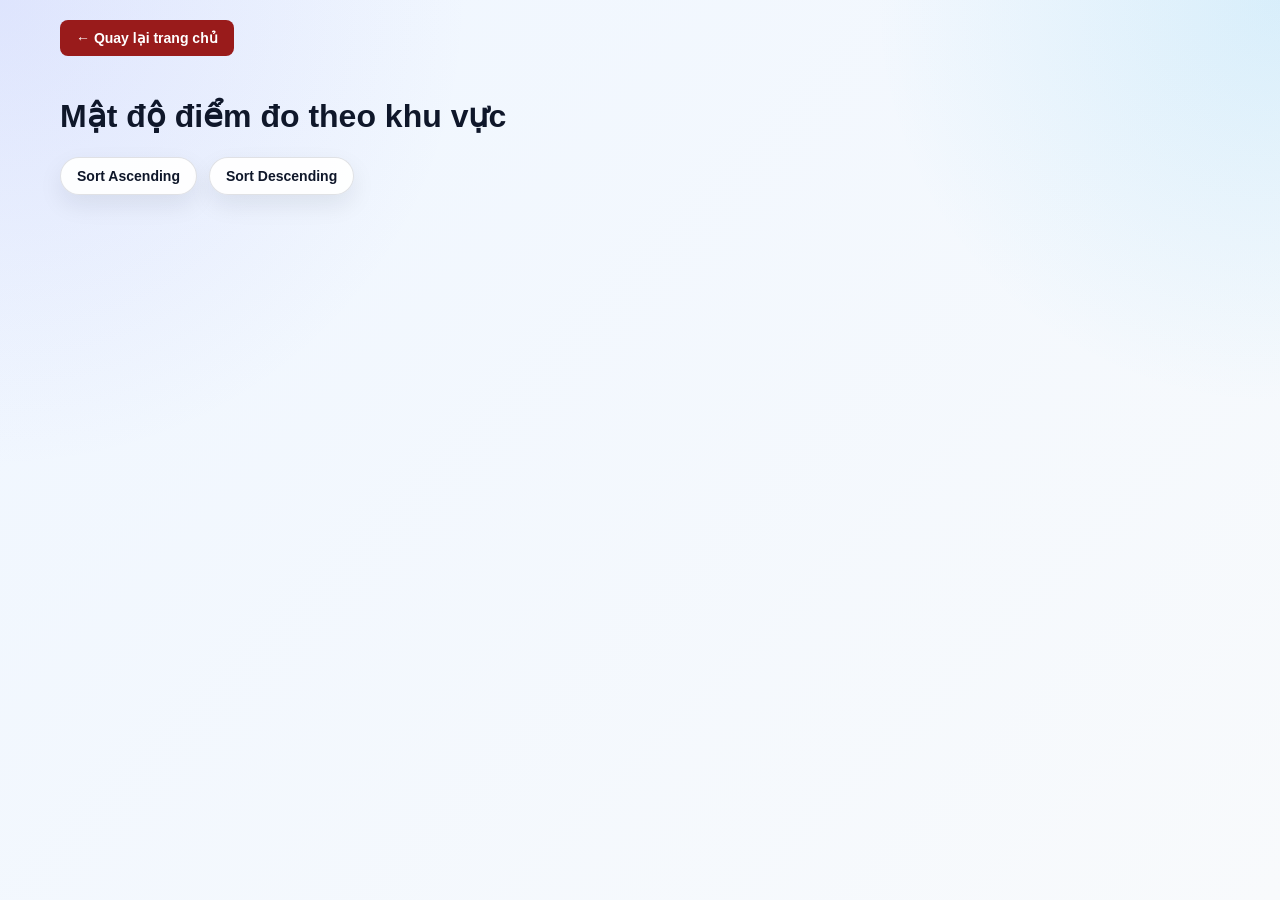
<file: task6.html>
<!doctype html>
<html lang="vi">
  <head>
    <meta charset="utf-8" />
    <meta name="viewport" content="width=device-width, initial-scale=1" />
    <title>Task 6 - Mật độ điểm đo theo khu vực</title>
    <script src="https://d3js.org/d3.v7.min.js"></script>
    <link rel="stylesheet" href="style.css" />
    <style>
      .chart-container {
        max-width: 1200px;
        margin: 0 auto;
        padding: 20px;
      }
      .back-link {
        display: inline-block;
        margin-bottom: 20px;
        padding: 10px 16px;
        background: #991b1b;
        color: white;
        text-decoration: none;
        border-radius: 8px;
        font-size: 14px;
        font-weight: 600;
        transition: background 200ms ease;
      }
      .back-link:hover {
        background: #7f1d1d;
      }
      /* Stat card styles */
      .stat-card {
        display: inline-flex;
        gap: 12px;
        padding: 10px 14px;
        border-radius: 10px;
        background: linear-gradient(180deg, #ffffff, #fff8f8);
        border: 1px solid rgba(15, 23, 42, 0.06);
        box-shadow: 0 6px 18px rgba(15, 23, 42, 0.06);
        align-items: center;
      }
      /* Adopt Task 4 summary-box styling */
      .summary-box {
        margin-bottom: 20px;
        padding: 16px;
        background: rgba(255, 255, 255, 0.88);
        border: 1px solid rgba(15, 23, 42, 0.06);
        border-radius: 16px;
        box-shadow: 0 10px 40px rgba(0, 0, 0, 0.04);
        font-size: 15px;
        color: #0f172a;
        line-height: 1.6;
        display: flex;
        justify-content: space-between;
        gap: 20px;
      }
      .summary-box .stat-item {
        flex: 1;
        padding: 12px;
        border-radius: 12px;
        background: #fff7f7;
        border: 1px solid rgba(15, 23, 42, 0.04);
      }
      .stat-item {
        min-width: 220px;
      }
      .stat-label {
        display: block;
        font-size: 13px;
        color: #475569;
      }
      .stat-value {
        display: block;
        font-size: 16px;
        font-weight: 800;
        color: #0f172a;
      }
      .stat-card .stat-item {
        opacity: 0;
        transform: translateY(6px);
      }
      .stat-card.visible .stat-item {
        animation: fadeUp 360ms ease forwards;
      }
      .stat-card.visible .stat-item:nth-child(1) {
        animation-delay: 0ms;
      }
      .stat-card.visible .stat-item:nth-child(2) {
        animation-delay: 80ms;
      }
      @keyframes fadeUp {
        to {
          opacity: 1;
          transform: translateY(0);
        }
      }
      .chart-controls {
        display: flex;
        flex-wrap: wrap;
        gap: 12px;
        margin: 18px 0 18px;
      }
      .sort-button {
        border: 1px solid rgba(15, 23, 42, 0.12);
        border-radius: 999px;
        padding: 10px 16px;
        background: rgba(255, 255, 255, 0.92);
        color: #0f172a;
        font-size: 14px;
        font-weight: 700;
        cursor: pointer;
        transition:
          transform 180ms ease,
          box-shadow 180ms ease,
          border-color 180ms ease;
        box-shadow: 0 10px 24px rgba(15, 23, 42, 0.08);
      }
      .sort-button:hover {
        transform: translateY(-1px);
        border-color: rgba(153, 27, 27, 0.28);
        box-shadow: 0 14px 28px rgba(15, 23, 42, 0.12);
      }
      .sort-button:active {
        transform: translateY(0);
      }
      rect {
        transition: all 200ms ease;
        cursor: pointer;
      }
      rect:hover {
        opacity: 0.9 !important;
        filter: brightness(1.15);
        stroke: #0f172a;
        stroke-width: 2;
      }
    </style>
  </head>
  <body>
    <div class="chart-container">
      <a href="index.html" class="back-link">← Quay lại trang chủ</a>
      <h1>Mật độ điểm đo theo khu vực</h1>
      <div class="chart-controls">
        <button id="sort-ascending" class="sort-button" type="button">
          Sort Ascending
        </button>
        <button id="sort-descending" class="sort-button" type="button">
          Sort Descending
        </button>
      </div>
      <div id="density-stats" style="margin-top: 10px; font-weight: 700"></div>
      <svg id="chart6" style="max-width: 100%; height: auto"></svg>
    </div>

    <div id="tooltip"></div>

    <script src="task6.js"></script>
  </body>
</html>
</file>
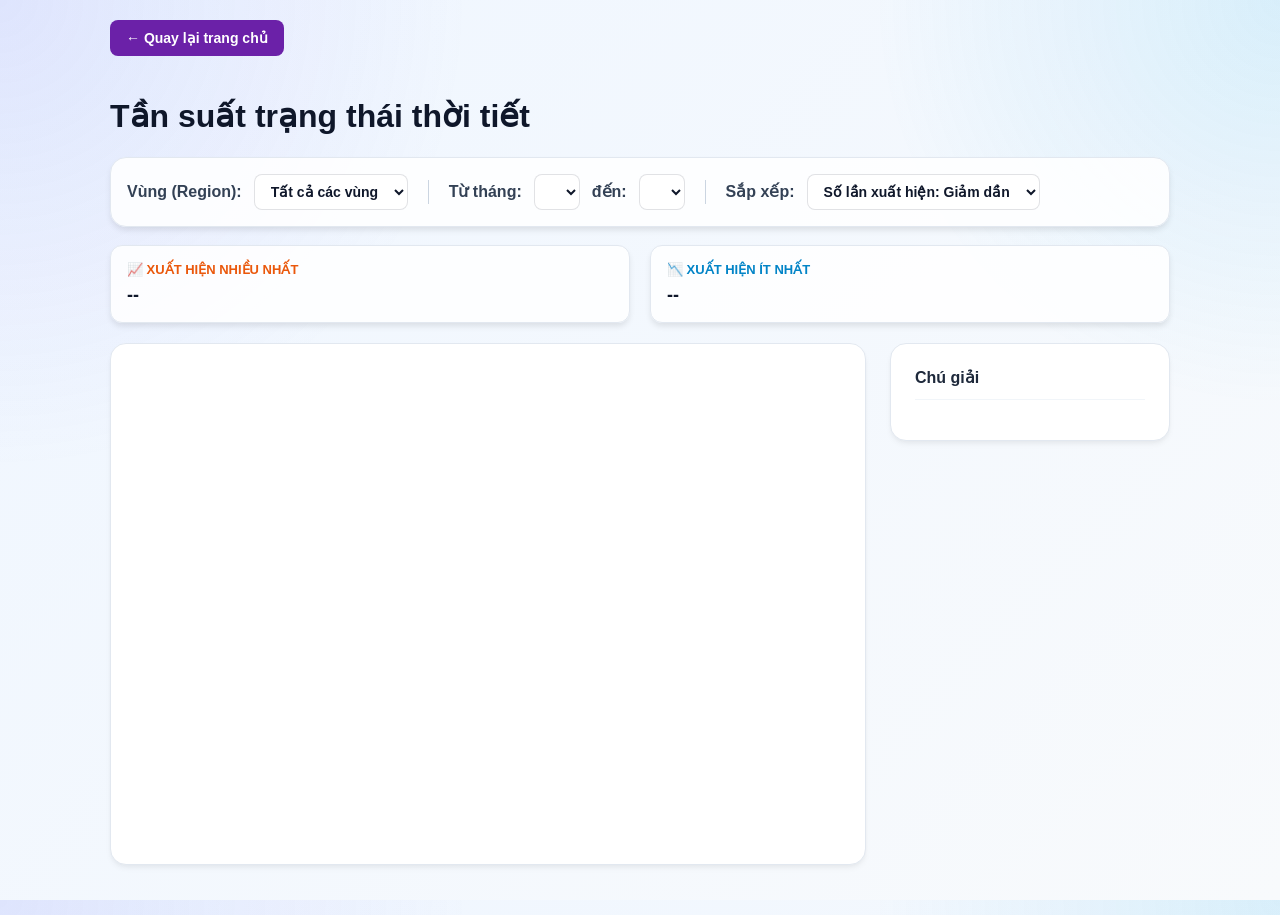
<file: task7.html>
<!doctype html>
<html lang="vi">
  <head>
    <meta charset="utf-8" />
    <meta name="viewport" content="width=device-width, initial-scale=1" />
    <title>Task 7 - Tần suất trạng thái thời tiết</title>
    <script src="https://d3js.org/d3.v7.min.js"></script>
    <link rel="stylesheet" href="style.css" />
    <style>
      .chart-container {
        max-width: 1100px;
        margin: 0 auto;
        padding: 20px;
      }
      .back-link {
        display: inline-block;
        margin-bottom: 20px;
        padding: 10px 16px;
        background: #6b21a8;
        color: white;
        text-decoration: none;
        border-radius: 8px;
        font-size: 14px;
        font-weight: 600;
        transition: background 200ms ease;
      }
      .back-link:hover {
        background: #115e59;
      }
      .chart-controls {
        display: flex;
        flex-wrap: wrap;
        gap: 12px;
        margin: 18px 0 18px;
        align-items: center;
        background: rgba(255, 255, 255, 0.88);
        padding: 16px;
        border-radius: 16px;
        border: 1px solid #e2e8f0;
        box-shadow: 0 4px 6px -1px rgba(0,0,0,0.1);
      }
      .filter-select {
        border: 1px solid rgba(15, 23, 42, 0.12);
        border-radius: 8px;
        padding: 8px 12px;
        background: rgba(255, 255, 255, 0.92);
        color: #0f172a;
        font-size: 14px;
        font-weight: 600;
        cursor: pointer;
        outline: none;
      }
      .summary-box {
        margin-bottom: 20px;
        display: flex;
        justify-content: space-between;
        gap: 20px;
      }
      .stat-item {
        flex: 1;
        padding: 16px;
        border-radius: 12px;
        background: rgba(255, 255, 255, 0.88);
        border: 1px solid #e2e8f0;
        box-shadow: 0 4px 6px -1px rgba(0,0,0,0.1);
      }
      
      /* --- LAYOUT CHIA ĐÔI: BIỂU ĐỒ & CHÚ GIẢI TÁCH RỜI --- */
      .chart-layout {
        display: flex;
        gap: 24px;
        align-items: flex-start;
      }
      .chart-card {
        flex: 1;
        background: #ffffff;
        border-radius: 16px;
        padding: 20px;
        box-shadow: 0 4px 6px -1px rgba(0,0,0,0.05), 0 2px 4px -1px rgba(0,0,0,0.03);
        border: 1px solid #e2e8f0;
      }
      .legend-card {
        width: 280px;
        background: #ffffff;
        border-radius: 16px;
        padding: 24px;
        box-shadow: 0 4px 6px -1px rgba(0,0,0,0.05), 0 2px 4px -1px rgba(0,0,0,0.03);
        border: 1px solid #e2e8f0;
      }
      .legend-title {
        margin-top: 0;
        margin-bottom: 16px;
        font-size: 16px;
        font-weight: 700;
        color: #1e293b;
        border-bottom: 1px solid #f1f5f9;
        padding-bottom: 12px;
      }
      .legend-list {
        display: flex;
        flex-direction: column;
        gap: 14px;
      }
      .legend-item {
        display: flex;
        align-items: center;
        gap: 12px;
        cursor: pointer;
        transition: all 200ms ease;
      }
      
      /* Hiệu ứng mờ diện rộng áp dụng chung cho cả cột và chữ chú giải */
      .bar-rect, .legend-item {
        transition: opacity 200ms ease, filter 200ms ease;
      }
      .dimmed {
        opacity: 0.15 !important;
      }
      
      #tooltip {
        position: absolute;
        opacity: 0;
        pointer-events: none;
        background: rgba(255, 255, 255, 0.98);
        padding: 14px;
        border-radius: 10px;
        box-shadow: 0 10px 25px rgba(0,0,0,0.15);
        border: 1px solid #e2e8f0;
        font-size: 13px;
        line-height: 1.5;
        z-index: 1000;
        transition: opacity 150ms ease;
        color: #1e293b;
      }
      .domain, .tick line {
        stroke: #cbd5e1;
      }
    </style>
  </head>
  <body>
    <div class="chart-container">
      <a href="index.html" class="back-link">← Quay lại trang chủ</a>
      
      <h1>Tần suất trạng thái thời tiết</h1>
      
      <div class="chart-controls">
        <label style="font-weight: 600; color: #334155;">Vùng (Region):</label>
        <select id="region-filter" class="filter-select">
          <option value="All">Tất cả các vùng</option>
        </select>

        <span style="border-left: 1px solid #cbd5e1; height: 24px; margin: 0 8px;"></span>

        <label style="font-weight: 600; color: #334155;">Từ tháng:</label>
        <select id="start-month" class="filter-select"></select>
        <span style="font-weight: 600; color: #334155;">đến:</span>
        <select id="end-month" class="filter-select"></select>

        <span style="border-left: 1px solid #cbd5e1; height: 24px; margin: 0 8px;"></span>

        <label style="font-weight: 600; color: #334155;">Sắp xếp:</label>
        <select id="sort-filter" class="filter-select">
          <option value="desc">Số lần xuất hiện: Giảm dần</option>
          <option value="asc">Số lần xuất hiện: Tăng dần</option>
        </select>
      </div>

      <div class="summary-box">
        <div class="stat-item">
          <div style="color: #ea580c; font-weight: bold; font-size: 13px; text-transform: uppercase;">📈 Xuất hiện nhiều nhất</div>
          <div id="highest-weather" style="font-size: 18px; font-weight: 700; margin-top: 8px;">--</div>
        </div>
        <div class="stat-item">
          <div style="color: #0284c7; font-weight: bold; font-size: 13px; text-transform: uppercase;">📉 Xuất hiện ít nhất</div>
          <div id="lowest-weather" style="font-size: 18px; font-weight: 700; margin-top: 8px;">--</div>
        </div>
      </div>

      <div class="chart-layout">
        <div class="chart-card">
          <svg id="chart7" style="width: 100%; height: auto; min-height: 480px;"></svg>
        </div>
        
        <div class="legend-card">
          <h3 class="legend-title">Chú giải</h3>
          <div id="chart-legend" class="legend-list"></div>
        </div>
      </div>
    </div>

    <div id="tooltip"></div>

    <script src="task7.js"></script>
  </body>
</html>
</file>
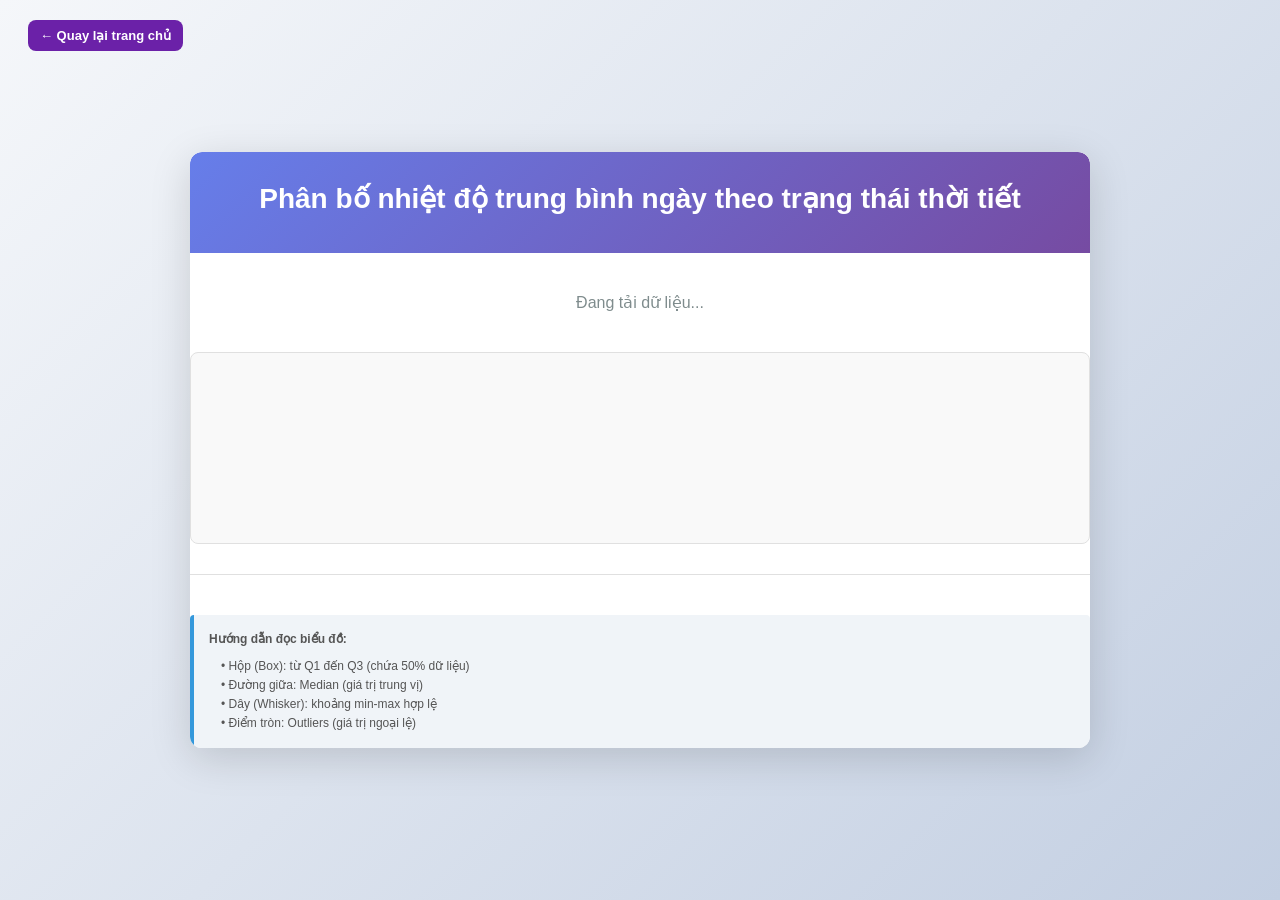
<file: task8.html>
<!doctype html>
<html lang="vi">
  <head>
    <meta charset="UTF-8" />
    <meta name="viewport" content="width=device-width, initial-scale=1.0" />
    <script src="https://d3js.org/d3.v7.min.js"></script>
    <style>
      * {
        margin: 0;
        padding: 0;
        box-sizing: border-box;
      }

      body {
        font-family: "Arial", sans-serif;
        background: linear-gradient(135deg, #f5f7fa 0%, #c3cfe2 100%);
        min-height: 100vh;
        padding: 20px;
        display: flex;
        justify-content: center;
        align-items: center;
      }

      /* Outer white container */
      .container {
        max-width: 900px;
        width: 100%;
        margin: 0 auto;
        background: white;
        border-radius: 12px;
        box-shadow: 0 10px 40px rgba(0, 0, 0, 0.15);
        overflow: hidden;
      }

      .back-link {
        display: inline-block;
        position: fixed;
        top: 20px;
        left: 28px;
        margin: 0;
        padding: 8px 12px;
        background: #6b21a8;
        color: white;
        text-decoration: none;
        border-radius: 8px;
        font-size: 13px;
        font-weight: 600;
        z-index: 10000;
      }
      .back-link:hover {
        background: #115e59;
      }

      /* Header: colored band at top of the container */
      .header {
        background: linear-gradient(135deg, #667eea 0%, #764ba2 100%);
        color: white;
        padding: 30px;
        text-align: center;
        border-top-left-radius: 12px;
        border-top-right-radius: 12px;
      }

      .header h1 {
        font-size: 28px;
        margin-bottom: 8px;
        font-weight: 600;
      }

      /* Content inside the white container */
      .content {
        padding: 28px;
      }

      .chart-wrapper {
        display: flex;
        justify-content: center;
        background: #f9f9f9;
        border-radius: 8px;
        padding: 20px;
        border: 1px solid #e0e0e0;
      }

      svg {
        max-width: 100%;
        height: auto;
      }

      .axis-label {
        font-size: 14px;
        font-weight: bold;
        fill: #2c3e50;
      }

      .axis-title {
        font-size: 12px;
        fill: #555;
      }

      .grid-line {
        stroke: #e0e0e0;
        stroke-dasharray: 4;
        stroke-width: 0.8;
        opacity: 0.6;
      }

      .box {
        stroke: #2c3e50;
        stroke-width: 2;
        opacity: 0.7;
        transition: opacity 0.2s;
      }

      .box:hover {
        opacity: 1;
      }

      .whisker {
        stroke: #2c3e50;
        stroke-width: 2;
      }

      .whisker-end {
        stroke: #2c3e50;
        stroke-width: 2;
      }

      .median {
        stroke: white;
        stroke-width: 3;
      }

      .outlier:hover {
        stroke-width: 2.5;
        filter: drop-shadow(0 0 4px rgba(0, 0, 0, 0.4));
      }

      .tooltip {
        position: absolute;
        background: rgba(0, 0, 0, 0.85);
        color: white;
        padding: 10px 12px;
        border-radius: 6px;
        font-size: 13px;
        pointer-events: none;
        z-index: 1000;
        max-width: 280px;
        box-shadow: 0 4px 12px rgba(0, 0, 0, 0.25);
        line-height: 1.6;
      }

      .tooltip-title {
        font-weight: bold;
        margin-bottom: 5px;
        border-bottom: 1px solid rgba(255, 255, 255, 0.3);
        padding-bottom: 5px;
      }

      .legend {
        display: flex;
        flex-wrap: wrap;
        justify-content: center;
        align-items: center;
        gap: 15px;
        margin-top: 30px;
        padding-top: 20px;
        border-top: 1px solid #e0e0e0;
        font-size: 13px;
      }

      .legend-item {
        display: flex;
        align-items: center;
        gap: 8px;
        cursor: pointer;
        padding: 6px 10px;
        border-radius: 4px;
        transition: background-color 0.2s;
      }

      .legend-item:hover {
        background-color: #e8f0f8;
      }

      .legend-item.disabled {
        opacity: 0.5;
      }

      .legend-item.filtered {
        background-color: #d0e8ff !important;
        font-weight: bold;
        box-shadow: inset 0 0 0 2px #3498db;
      }

      .legend-item.reset-btn {
        background-color: #e8e8e8 !important;
        color: #666;
      }

      .legend-item.reset-btn:hover {
        background-color: #d8d8d8 !important;
      }

      .legend-color {
        width: 16px;
        height: 16px;
        border-radius: 2px;
        border: 1px solid #2c3e50;
      }

      .info-section {
        margin-top: 20px;
        padding: 15px;
        background: #f0f4f8;
        border-left: 4px solid #3498db;
        border-radius: 4px;
        font-size: 12px;
        color: #555;
        line-height: 1.6;
      }

      .loading {
        text-align: center;
        font-size: 16px;
        color: #7f8c8d;
        padding: 40px;
      }

      .error {
        background: #ffe0e0;
        color: #c0392b;
        padding: 15px;
        border-radius: 6px;
        margin-bottom: 20px;
        border-left: 4px solid #c0392b;
      }

      @media (max-width: 768px) {
        .container {
          padding: 20px;
        }

        .title {
          font-size: 22px;
        }

        .chart-wrapper {
          padding: 10px;
        }

        .legend {
          gap: 15px;
        }
      }
    </style>
  </head>
  <body>
    <a href="index.html" class="back-link">← Quay lại trang chủ</a>
    <div class="container">
      <div class="header">
        <h1>Phân bố nhiệt độ trung bình ngày theo trạng thái thời tiết</h1>
      </div>
        <div id="error-container"></div>
        <div id="loading" class="loading">Đang tải dữ liệu...</div>
        <div class="chart-wrapper">
          <svg id="chart"></svg>
        </div>
        <div id="legend" class="legend"></div>
        <div class="info-section">
          <strong id="guide-title">Hướng dẫn đọc biểu đồ:</strong>
          <div style="margin-top: 8px">
            <div style="margin-left: 12px">
              • Hộp (Box): từ Q1 đến Q3 (chứa 50% dữ liệu) <br />
              • Đường giữa: Median (giá trị trung vị) <br />
              • Dây (Whisker): khoảng min-max hợp lệ <br />
              • Điểm tròn: Outliers (giá trị ngoại lệ)
            </div>
          </div>
        </div>
      </div>
    </div>

    <div id="tooltip" class="tooltip" style="display: none"></div>

    <script>
      // ============================================
      // 1. SETUP & CONFIGURATION
      // ============================================

      // Kích thước biểu đồ
      const svgWidth = 700;
      const svgHeight = 500;
      const margin = { top: 40, right: 30, bottom: 100, left: 70 };
      const chartWidth = svgWidth - margin.left - margin.right;
      const chartHeight = svgHeight - margin.top - margin.bottom;

      // Bảng màu cho từng trạng thái thời tiết
      const colorScale = d3.scaleOrdinal(d3.schemeDark2);

      // Tooltip element
      const tooltip = d3.select("#tooltip");

      // Bản dịch tên thời tiết sang tiếng Việt
      const weatherTranslations = {
        Sunny: "Nắng",
        Cloudy: "Âm u",
        "Heavy rain": "Mưa to",
        "Light rain": "Mưa nhẹ",
        "Fog/Mist": "Sương mù / sương sớm",
        Thunderstorm: "Giông bão",
      };

      /**
       * Chuyển đổi tên thời tiết sang tiếng Việt
       */
      function translateWeather(condition) {
        return weatherTranslations[condition] || condition;
      }

      // ============================================
      // 2. HỖ TRỢ TÍNH TOÁN
      // ============================================

      /**
       * Tính toán các tứ phân vị (quartiles)
       */
      function quartile(sorted, p) {
        const index = p * (sorted.length - 1);
        const lower = Math.floor(index);
        const upper = Math.ceil(index);
        const weight = index % 1;

        if (lower === upper) return sorted[lower];
        return sorted[lower] * (1 - weight) + sorted[upper] * weight;
      }

      /**
       * Tính toán thống kê cho box plot
       * Input: mảng các giá trị nhiệt độ
       * Output: object chứa min, Q1, median, Q3, max, whiskers, outliers
       */
      function calculateBoxPlotStats(values) {
        if (values.length === 0) return null;

        const sorted = values.slice().sort((a, b) => a - b);
        const q1 = quartile(sorted, 0.25);
        const median = quartile(sorted, 0.5);
        const q3 = quartile(sorted, 0.75);
        const iqr = q3 - q1;

        // Tính whiskers
        const lowerBound = q1 - 1.5 * iqr;
        const upperBound = q3 + 1.5 * iqr;

        const whiskerLower = d3.min(sorted.filter((d) => d >= lowerBound));
        const whiskerUpper = d3.max(sorted.filter((d) => d <= upperBound));

        // Tìm outliers
        const outliers = sorted.filter(
          (d) => d < whiskerLower || d > whiskerUpper,
        );

        return {
          min: sorted[0],
          q1: q1,
          median: median,
          q3: q3,
          max: sorted[sorted.length - 1],
          whiskerLower: whiskerLower !== undefined ? whiskerLower : sorted[0],
          whiskerUpper:
            whiskerUpper !== undefined
              ? whiskerUpper
              : sorted[sorted.length - 1],
          outliers: outliers,
          count: values.length,
        };
      }

      // ============================================
      // 3. TẢI VÀ XỬ LÝ DỮ LIỆU
      // ============================================

      async function loadAndProcessData() {
        try {
          // Giả định file CSV nằm cùng thư mục hoặc đường dẫn tương đối
          const dataPath = "./df_weather_fixed_utf8.csv";

          // Tải dữ liệu CSV
          let data = await d3.csv(dataPath);

          // Kiểm tra xem dữ liệu có được tải không
          if (!data || data.length === 0) {
            throw new Error(
              "Không thể tải dữ liệu. Vui lòng kiểm tra đường dẫn file.",
            );
          }

          // Xử lý dữ liệu:
          // 1. Chuyển đổi kiểu dữ liệu
          // 2. Loại bỏ dữ liệu thiếu
          // 3. Hỗ trợ nhiều tên cột nhiệt độ
          const getTempValue = (d) => {
            return parseFloat(
              d["Day.Avgtemp C"] ||
                d["Day.Avgtemp_C"] ||
                d["Day.AvgtempC"] ||
                d["Avgtemp_C"],
            );
          };

          data = data
            .map((d) => ({
              condition: d["Day.Condition.Text"],
              temp: getTempValue(d),
            }))
            .filter((d) => d.condition && !isNaN(d.temp));

          console.log(`Tổng bản ghi sau xử lý: ${data.length}`);

          // Đếm số lần xuất hiện của từng trạng thái thời tiết
          const conditionCounts = d3.rollup(
            data,
            (v) => v.length,
            (d) => d.condition,
          );

          // Sắp xếp theo số lần xuất hiện giảm dần và lấy top 6
          const topConditions = Array.from(conditionCounts)
            .sort((a, b) => b[1] - a[1])
            .slice(0, 6)
            .map((d) => d[0]);

          console.log("Top 6 trạng thái thời tiết:", topConditions);

          // Lọc lại dữ liệu để chỉ giữ top 6 trạng thái
          data = data.filter((d) => topConditions.includes(d.condition));

          // Nhóm dữ liệu theo trạng thái thời tiết
          const groupedData = d3.group(data, (d) => d.condition);

          // Tính toán thống kê box plot cho mỗi nhóm
          const boxPlotData = Array.from(groupedData).map(
            ([condition, values]) => {
              const temps = values.map((d) => d.temp);
              const stats = calculateBoxPlotStats(temps);
              return {
                condition: condition,
                ...stats,
              };
            },
          );

          // Sắp xếp theo thứ tự xuất hiện trong topConditions
          boxPlotData.sort(
            (a, b) =>
              topConditions.indexOf(a.condition) -
              topConditions.indexOf(b.condition),
          );

          console.log("Box plot data:", boxPlotData);

          return boxPlotData;
        } catch (error) {
          console.error("Lỗi khi tải dữ liệu:", error);
          const errorContainer = d3.select("#error-container");
          errorContainer.html(`
                    <div class="error">
                        <strong>Lỗi:</strong> ${error.message}<br>
                        <small>Đảm bảo file CSV nằm ở đường dẫn: ./df_weather_fixed_utf8.csv</small>
                    </div>
                `);
          throw error;
        }
      }

      // ============================================
      // 4. VẼ BIỂU ĐỒ
      // ============================================

      async function drawChart() {
        try {
          d3.select("#loading").style("display", "none");

          // Tải dữ liệu
          const boxPlotData = await loadAndProcessData();

          if (!boxPlotData || boxPlotData.length === 0) {
            throw new Error("Không có dữ liệu để vẽ biểu đồ");
          }

          // Chọn SVG element
          const svg = d3
            .select("#chart")
            .attr("width", svgWidth)
            .attr("height", svgHeight)
            .style("background", "#ffffff");

          // Tạo nhóm chính (g) để chứa biểu đồ
          const g = svg
            .append("g")
            .attr("transform", `translate(${margin.left},${margin.top})`);

          // ============================================
          // 5. THIẾT LẬP CÁC TRỤC
          // ============================================

          // Tìm giá trị min/max của nhiệt độ để set scale Y
          const tempMin = d3.min(boxPlotData, (d) => d.whiskerLower);
          const tempMax = d3.max(boxPlotData, (d) => d.whiskerUpper);
          const tempRange = tempMax - tempMin;
          const yPadding = tempRange * 0.2;

          // Scale Y: nhiệt độ
          const yScale = d3
            .scaleLinear()
            .domain([tempMin - yPadding, tempMax + yPadding])
            .range([chartHeight, 0]);

          // Scale X: trạng thái thời tiết (sẽ được cập nhật động)
          let xScale = d3
            .scaleBand()
            .domain(boxPlotData.map((d) => d.condition))
            .range([0, chartWidth])
            .padding(0.3);

          // Tạo trục Y
          const yAxis = d3
            .axisLeft(yScale)
            .tickFormat((d) => d.toFixed(0) + "°");

          // Tạo trục X (sẽ được cập nhật động)
          let xAxis = d3
            .axisBottom(xScale)
            .tickFormat(() => "");

          // Vẽ trục Y
          g.append("g")
            .attr("class", "y-axis")
            .call(yAxis)
            .append("text")
            .attr("class", "axis-title")
            .attr("x", -chartHeight / 2)
            .attr("y", -50)
            .attr("transform", "rotate(-90)")
            .attr("text-anchor", "middle")
            .text("Nhiệt độ trung bình ngày (°C)")
            .style("fill", "#2c3e50")
            .style("font-size", "14px")
            .style("font-weight", "bold");

          // Vẽ trục X
          const xAxisGroup = g
            .append("g")
            .attr("class", "x-axis")
            .attr("transform", `translate(0,${chartHeight})`)
            .call(xAxis);

          xAxisGroup
            .selectAll("text")
            .attr("transform", "rotate(-25)")
            .attr("text-anchor", "end")
            .attr("dx", "-0.5em")
            .attr("dy", "0.5em")
            .style("font-size", "12px");

          // Thêm title tooltip cho nhãn trục X
          xAxisGroup
            .selectAll("text")
            .append("title")
            .text((d) => d);

          // Thêm nhãn trục X
          g.append("text")
            .attr("class", "axis-title")
            .attr("x", chartWidth / 2)
            .attr("y", chartHeight + 80)
            .attr("text-anchor", "middle")
            .text("Trạng thái thời tiết")
            .style("fill", "#2c3e50")
            .style("font-size", "14px")
            .style("font-weight", "bold");

          // ============================================
          // 6. VẼ GRIDLINE NGANG
          // ============================================

          g.append("g")
            .attr("class", "grid")
            .call(d3.axisLeft(yScale).tickSize(-chartWidth).tickFormat(""))
            .select(".domain")
            .remove();
          g.select(".grid").selectAll("line").attr("class", "grid-line");

          // ============================================
          // 7. VẼ BOX PLOT
          // ============================================

          const drawBoxPlots = (data, scale, yScale) => {
            const boxWidth = scale.bandwidth() * 0.5;

            // Dùng D3 data join với key là condition để xử lý enter/update/exit
            const conditionGroups = g
              .selectAll(".boxplot-group")
              .data(data, (d) => d.condition);

            // EXIT: xóa các group không còn trong dữ liệu
            conditionGroups.exit().remove();

            // ENTER: tạo các group mới
            const enterGroups = conditionGroups
              .enter()
              .append("g")
              .attr("class", "boxplot-group")
              .attr("data-condition", (d) => d.condition);

            // Thêm các element con cho từng group (whiskers, box, median, outliers)
            // Whisker dưới
            enterGroups
              .append("line")
              .attr("class", "whisker")
              .attr("stroke", (d) => colorScale(d.condition));

            // Whisker trên
            enterGroups
              .append("line")
              .attr("class", "whisker")
              .attr("stroke", (d) => colorScale(d.condition));

            // Đầu whisker dưới
            enterGroups
              .append("line")
              .attr("class", "whisker-end")
              .attr("stroke", (d) => colorScale(d.condition));

            // Đầu whisker trên
            enterGroups
              .append("line")
              .attr("class", "whisker-end")
              .attr("stroke", (d) => colorScale(d.condition));

            // BOX GROUP
            const boxGroups = enterGroups
              .append("g")
              .attr("class", "box-group")
              .style("cursor", "pointer");

            boxGroups
              .append("rect")
              .attr("class", "box")
              .attr("fill", (d) => colorScale(d.condition))
              .attr("opacity", 0.6)
              .on("mouseover", function (event, d) {
                const condition = d3
                  .select(this.parentNode.parentNode)
                  .attr("data-condition");
                d3.select(this).attr("opacity", 0.95);
                d3.selectAll(
                  ".boxplot-group[data-condition='" + condition + "'] .outlier",
                )
                  .attr("opacity", 1)
                  .attr("r", 5.5);
                // Lấy data từ group parent
                const groupData = d3.select(this.parentNode.parentNode).datum();
                showTooltip(groupData, event);
              })
              .on("mouseout", function (event, d) {
                const condition = d3
                  .select(this.parentNode.parentNode)
                  .attr("data-condition");
                d3.select(this).attr("opacity", 0.6);
                d3.selectAll(
                  ".boxplot-group[data-condition='" + condition + "'] .outlier",
                )
                  .attr("opacity", 0.7)
                  .attr("r", 4);
                hideTooltip();
              })
              .on("mousemove", updateTooltipPosition);

            // MEDIAN LINE
            boxGroups
              .append("line")
              .attr("class", "median")
              .attr("stroke", (d) => colorScale(d.condition));

            // Hàm thêm outliers (sẽ được gọi riêng cho từng group)
            enterGroups.each(function (d) {
              const group = d3.select(this);
              d.outliers.forEach((outlier) => {
                group
                  .append("circle")
                  .attr("class", "outlier")
                  .attr("r", 4)
                  .attr("fill", colorScale(d.condition))
                  .attr("opacity", 0.7)
                  .on("mouseover", function (event) {
                    d3.select(this).attr("r", 6).attr("opacity", 1);
                    d3.selectAll(
                      ".boxplot-group[data-condition='" +
                        d.condition +
                        "'] .box",
                    )
                      .attr("opacity", 0.95)
                      .attr("stroke-width", 3);
                    d3.selectAll(
                      ".boxplot-group[data-condition='" +
                        d.condition +
                        "'] .whisker",
                    ).attr("stroke-width", 3);
                    showOutlierTooltip(d.condition, outlier, event);
                  })
                  .on("mouseout", function (event) {
                    d3.select(this).attr("r", 4).attr("opacity", 0.7);
                    d3.selectAll(
                      ".boxplot-group[data-condition='" +
                        d.condition +
                        "'] .box",
                    )
                      .attr("opacity", 0.6)
                      .attr("stroke-width", 2);
                    d3.selectAll(
                      ".boxplot-group[data-condition='" +
                        d.condition +
                        "'] .whisker",
                    ).attr("stroke-width", 2);
                    hideTooltip();
                  })
                  .on("mousemove", updateTooltipPosition);
              });
            });

            // UPDATE + ENTER: cập nhật vị trí và kích thước các element
            const mergedGroups = conditionGroups.merge(enterGroups);

            mergedGroups.each(function (d) {
              const x = scale(d.condition) + scale.bandwidth() / 2;
              const group = d3.select(this);

              // Update Whiskers
              const whiskers = group.selectAll(".whisker");
              const whiskerEnds = group.selectAll(".whisker-end");
              const box = group.select(".box");
              const median = group.select(".median");
              const outliers = group.selectAll(".outlier");

              // Update Whisker dưới
              whiskers.nodes()[0] &&
                d3
                  .select(whiskers.nodes()[0])
                  .transition()
                  .duration(750)
                  .attr("x1", x)
                  .attr("x2", x)
                  .attr("y1", yScale(d.whiskerLower))
                  .attr("y2", yScale(d.q1));

              // Update Whisker trên
              whiskers.nodes()[1] &&
                d3
                  .select(whiskers.nodes()[1])
                  .transition()
                  .duration(750)
                  .attr("x1", x)
                  .attr("x2", x)
                  .attr("y1", yScale(d.q3))
                  .attr("y2", yScale(d.whiskerUpper));

              // Update Đầu whisker dưới
              whiskerEnds.nodes()[0] &&
                d3
                  .select(whiskerEnds.nodes()[0])
                  .transition()
                  .duration(750)
                  .attr("x1", x - boxWidth * 0.3)
                  .attr("x2", x + boxWidth * 0.3)
                  .attr("y1", yScale(d.whiskerLower))
                  .attr("y2", yScale(d.whiskerLower));

              // Update Đầu whisker trên
              whiskerEnds.nodes()[1] &&
                d3
                  .select(whiskerEnds.nodes()[1])
                  .transition()
                  .duration(750)
                  .attr("x1", x - boxWidth * 0.3)
                  .attr("x2", x + boxWidth * 0.3)
                  .attr("y1", yScale(d.whiskerUpper))
                  .attr("y2", yScale(d.whiskerUpper));

              // Update Box
              box
                .transition()
                .duration(750)
                .attr("x", x - boxWidth / 2)
                .attr("y", yScale(d.q3))
                .attr("width", boxWidth)
                .attr("height", yScale(d.q1) - yScale(d.q3));

              // Update Median line
              median
                .transition()
                .duration(750)
                .attr("x1", x - boxWidth / 2)
                .attr("x2", x + boxWidth / 2)
                .attr("y1", yScale(d.median))
                .attr("y2", yScale(d.median));

              // Update Outliers
              outliers
                .transition()
                .duration(750)
                .attr("cx", x)
                .attr("cy", (_, idx) => yScale(d.outliers[idx]));
            });
          };

          // Vẽ lần đầu
          drawBoxPlots(boxPlotData, xScale, yScale);

          // ============================================
          // 8. THÊM TIÊU ĐỀ
          // ============================================

          svg
            .append("text")
            .attr("x", svgWidth / 2)
            .attr("y", 25)
            .attr("text-anchor", "middle")
            .attr("font-size", "20px")
            .attr("font-weight", "bold")
            .attr("fill", "#2c3e50");

          // ============================================
          // 9. THÊM LEGEND
          // ============================================

          const legend = d3.select("#legend");
          let selectedStatuses = new Set();

          /**
           * Cập nhật biểu đồ khi bộ lọc thay đổi
           * - Tính toán yScale ĐỘNG dựa trên dữ liệu hiện tại (filtered hoặc full)
           * - Cập nhật cả trục X và Y
           */
          function updateChartVisibility() {
            const isFiltering = selectedStatuses.size > 0;
            let dataToShow = isFiltering
              ? boxPlotData.filter((d) => selectedStatuses.has(d.condition))
              : boxPlotData;

            // Tính min/max từ dữ liệu hiện tại
            const allValues = dataToShow.flatMap((d) => [d.min, d.max]);
            const tempMin = Math.min(...allValues);
            const tempMax = Math.max(...allValues);
            const tempRange = tempMax - tempMin;
            const yPadding = tempRange * 0.2;

            // Tính yScale mới dựa trên dữ liệu hiện tại
            const newYScale = d3
              .scaleLinear()
              .domain([tempMin - yPadding, tempMax + yPadding])
              .range([chartHeight, 0]);

            // Cập nhật trục Y với yScale mới
            const newYAxis = d3
              .axisLeft(newYScale)
              .tickFormat((d) => d.toFixed(0) + "°");
            g.select(".y-axis").transition().duration(750).call(newYAxis);

            // Tính toán xScale mới
            const newXScale = d3
              .scaleBand()
              .domain(dataToShow.map((d) => d.condition))
              .range([0, chartWidth])
              .padding(0.3);

            // Cập nhật trục X với tickFormat dịch tên thời tiết
            xAxis = d3
              .axisBottom(newXScale)
              .tickFormat(() => "");
            g.select(".x-axis").transition().duration(750).call(xAxis);

            // Update style của text
            g.select(".x-axis")
              .selectAll("text")
              .attr("transform", "rotate(-25)")
              .attr("text-anchor", "end")
              .attr("dx", "-0.5em")
              .attr("dy", "0.5em")
              .style("font-size", "12px");

            // Thêm title tooltip cho nhãn trục X
            g.select(".x-axis").selectAll("text").selectAll("title").remove();
            g.select(".x-axis")
              .selectAll("text")
              .append("title")
              .text((d) => d);

            // Vẽ lại box plots với yScale mới
            g.selectAll(".boxplot-group").remove();
            drawBoxPlots(dataToShow, newXScale, newYScale);
          }

          boxPlotData.forEach((d) => {
            const legendItem = legend
              .append("div")
              .attr("class", "legend-item")
              .attr("data-filter-condition", d.condition)
              .on("mouseover", function (event) {
                if (!selectedStatuses.has(d.condition)) {
                  d3.selectAll(
                    ".boxplot-group[data-condition='" + d.condition + "']",
                  )
                    .selectAll(
                      ".box, .whisker, .whisker-end, .outlier, .median",
                    )
                    .transition()
                    .duration(300)
                    .attr("opacity", 1)
                    .attr("stroke-width", 3);
                }
              })
              .on("mouseout", function (event) {
                if (!selectedStatuses.has(d.condition)) {
                  d3.selectAll(
                    ".boxplot-group[data-condition='" + d.condition + "'] .box",
                  )
                    .transition()
                    .duration(300)
                    .attr("opacity", 0.6);
                  d3.selectAll(
                    ".boxplot-group[data-condition='" +
                      d.condition +
                      "'] .whisker",
                  )
                    .transition()
                    .duration(300)
                    .attr("stroke-width", 2)
                    .attr("opacity", 0.8);
                  d3.selectAll(
                    ".boxplot-group[data-condition='" +
                      d.condition +
                      "'] .whisker-end",
                  )
                    .transition()
                    .duration(300)
                    .attr("stroke-width", 2)
                    .attr("opacity", 0.8);

                  d3.selectAll(
                    ".boxplot-group[data-condition='" +
                      d.condition +
                      "'] .outlier",
                  )
                    .transition()
                    .duration(300)
                    .attr("opacity", 0.7);
                  d3.selectAll(
                    ".boxplot-group[data-condition='" +
                      d.condition +
                      "'] .median",
                  )
                    .transition()
                    .duration(300)
                    .attr("opacity", 1);
                }
              })
              .on("click", function (event) {
                if (selectedStatuses.has(d.condition)) {
                  selectedStatuses.delete(d.condition);
                  d3.select(this).classed("filtered", false);
                } else {
                  selectedStatuses.add(d.condition);
                  d3.select(this).classed("filtered", true);
                }
                updateChartVisibility();
              });

            legendItem
              .append("div")
              .attr("class", "legend-color")
              .style("background-color", colorScale(d.condition))
              .style("border-color", colorScale(d.condition));

            legendItem.append("span").text(`${translateWeather(d.condition)}`);
          });

          // Thêm nút "Tất cả" để reset filter
          const resetButton = legend
            .append("div")
            .attr("class", "legend-item reset-btn")
            .on("click", function () {
              selectedStatuses.clear();
              d3.selectAll(".legend-item").classed("filtered", false);
              updateChartVisibility();
            });

          resetButton.append("span").text(" Tất cả");

          // Cập nhật tiêu đề chú thích
          d3.select("#guide-title").text(`Hướng dẫn đọc biểu đồ:`);
        } catch (error) {
          console.error("Lỗi khi vẽ biểu đồ:", error);
        }
      }

      // ============================================
      // 10. TOOLTIP FUNCTIONS
      // ============================================

      /**
       * Hiển thị tooltip cho box
       */
      function showTooltip(data, event) {
        const content = `
                <div class="tooltip-title">${translateWeather(data.condition)}</div>
                <div><strong>Min:</strong> ${data.min.toFixed(2)}°C</div>
                <div><strong>Q1:</strong> ${data.q1.toFixed(2)}°C</div>
                <div><strong>Median:</strong> ${data.median.toFixed(2)}°C</div>
                <div><strong>Q3:</strong> ${data.q3.toFixed(2)}°C</div>
                <div><strong>Max:</strong> ${data.max.toFixed(2)}°C</div>
                <div><strong>Số bản ghi:</strong> ${data.count}</div>
            `;
        tooltip.html(content).style("display", "block");
        updateTooltipPosition(event);
      }

      /**
       * Hiển thị tooltip cho outlier
       */
      function showOutlierTooltip(condition, value, event) {
        const content = `
                <div class="tooltip-title">Outlier</div>
                <div><strong>Trạng thái:</strong> ${translateWeather(condition)}</div>
                <div><strong>Nhiệt độ:</strong> ${value.toFixed(2)}°C</div>
            `;
        tooltip.html(content).style("display", "block");
        updateTooltipPosition(event);
      }

      /**
       * Cập nhật vị trí tooltip theo vị trí mouse
       */
      function updateTooltipPosition(event) {
        const x = event.pageX + 10;
        const y = event.pageY + 10;
        tooltip.style("left", x + "px").style("top", y + "px");
      }

      /**
       * Ẩn tooltip
       */
      function hideTooltip() {
        tooltip.style("display", "none");
      }

      // ============================================
      // 11. KHỞI ĐỘNG
      // ============================================

      // Vẽ biểu đồ khi trang tải xong
      drawChart();
    </script>
  </body>
</html>
</file>
<file: style.css>
/* style.css - Basic layout for D3.js weather visualization project
body {
  font-family: "Segoe UI", Arial, sans-serif;
  background: #f5f7fa;
  margin: 0;
  padding: 0;
}

header {
  background: #1976d2;
  color: #fff;
  padding: 24px 0 16px 0;
  text-align: center;
  box-shadow: 0 2px 8px rgba(0, 0, 0, 0.05);
}

.container {
  max-width: 1200px;
  margin: 32px auto;
  background: #fff;
  border-radius: 12px;
  box-shadow: 0 2px 16px rgba(0, 0, 0, 0.07);
  padding: 32px 24px;
}

h1,
h2 {
  font-weight: 600;
}

.chart {
  margin: 32px 0;
  padding: 16px;
  background: #f0f4f8;
  border-radius: 8px;
  box-shadow: 0 1px 4px rgba(0, 0, 0, 0.03);
}

/* Tooltip style 
.tooltip {
  position: absolute;
  background: rgba(25, 118, 210, 0.95);
  color: #fff;
  padding: 8px 12px;
  border-radius: 6px;
  pointer-events: none;
  font-size: 15px;
  box-shadow: 0 2px 8px rgba(0, 0, 0, 0.12);
  z-index: 10;
  display: none;
}

/* Responsive SVG 
svg {
  width: 100%;
  height: auto;
} 
*/

:root {
  color-scheme: light;
  --page-bg-1: #eff6ff;
  --page-bg-2: #f8fafc;
  --surface: rgba(255, 255, 255, 0.9);
  --surface-border: rgba(148, 163, 184, 0.25);
  --ink: #0f172a;
  --muted: #475569;
  --shadow: 0 18px 48px rgba(15, 23, 42, 0.12);
}
* {
  box-sizing: border-box;
}
html,
body {
  margin: 0;
  min-height: 100%;
}
body {
  font-family: Arial, Helvetica, sans-serif;
  color: var(--ink);
  background:
    radial-gradient(
      circle at top left,
      rgba(99, 102, 241, 0.12),
      transparent 30%
    ),
    radial-gradient(
      circle at top right,
      rgba(14, 165, 233, 0.12),
      transparent 26%
    ),
    linear-gradient(135deg, var(--page-bg-1), var(--page-bg-2));
}
.page-shell {
  width: min(1240px, calc(100vw - 32px));
  margin: 0 auto;
  padding: 28px 0 40px;
}
.hero {
  margin-bottom: 20px;
  padding: 28px 28px 24px;
  border: 1px solid var(--surface-border);
  border-radius: 22px;
  background: var(--surface);
  backdrop-filter: blur(8px);
  box-shadow: var(--shadow);
}
.eyebrow {
  margin: 0 0 10px;
  color: #0f766e;
  font-size: 12px;
  font-weight: 700;
  letter-spacing: 0.16em;
  text-transform: uppercase;
}
.hero h1 {
  margin: 0;
  font-size: clamp(30px, 4vw, 52px);
  line-height: 1.05;
}
.hero-copy {
  max-width: 880px;
  margin: 14px 0 0;
  color: var(--muted);
  font-size: 15px;
  line-height: 1.6;
}
.chart-grid {
  display: grid;
  grid-template-columns: 1fr;
  gap: 22px;
}
.chart-card {
  position: relative;
  padding: 14px;
  border: 1px solid var(--surface-border);
  border-radius: 24px;
  background: rgba(255, 255, 255, 0.88);
  box-shadow: var(--shadow);
  overflow: hidden;
}
.chart-card::before {
  content: "";
  position: absolute;
  inset: 0;
  background: linear-gradient(
    180deg,
    rgba(255, 255, 255, 0.26),
    transparent 28%
  );
  pointer-events: none;
}
.chart-card--wide {
  min-height: 0;
}
svg {
  display: block;
  width: 100%;
  height: auto;
}
svg path,
svg line {
  stroke: #cbd5e1;
}
svg text {
  fill: #475569;
  font-size: 12px;
}
.chart-title {
  fill: #0f172a;
  font-size: 20px;
  font-weight: 700;
}
.chart-subtitle {
  fill: #64748b;
  font-size: 12px;
}
.axis-label {
  fill: #334155;
  font-size: 13px;
  font-weight: 700;
}
#tooltip {
  position: fixed;
  z-index: 20;
  min-width: 140px;
  padding: 12px 14px;
  border: 1px solid rgba(15, 23, 42, 0.15);
  border-radius: 12px;
  background: rgba(255, 255, 255, 0.98);
  backdrop-filter: blur(12px);
  box-shadow: 0 16px 30px rgba(15, 23, 42, 0.18);
  color: #0f172a;
  font-size: 12px;
  line-height: 1.5;
  pointer-events: none;
  opacity: 0;
  transition: opacity 120ms ease;
}
rect,
circle {
  transition: all 120ms cubic-bezier(0.34, 1.56, 0.64, 1);
}
@media (min-width: 1100px) {
  .chart-grid {
    grid-template-columns: repeat(2, minmax(0, 1fr));
  }
  .chart-card--wide {
    grid-column: 1 / -1;
  }
}
@media (max-width: 720px) {
  .page-shell {
    width: min(100vw - 20px, 1240px);
    padding-top: 18px;
  }
  .hero {
    padding: 22px 18px;
  }
  .chart-card {
    padding: 10px;
    border-radius: 18px;
  }
  svg text {
    font-size: 11px;
  }
  .chart-title {
    font-size: 17px;
  }
}
</file>
